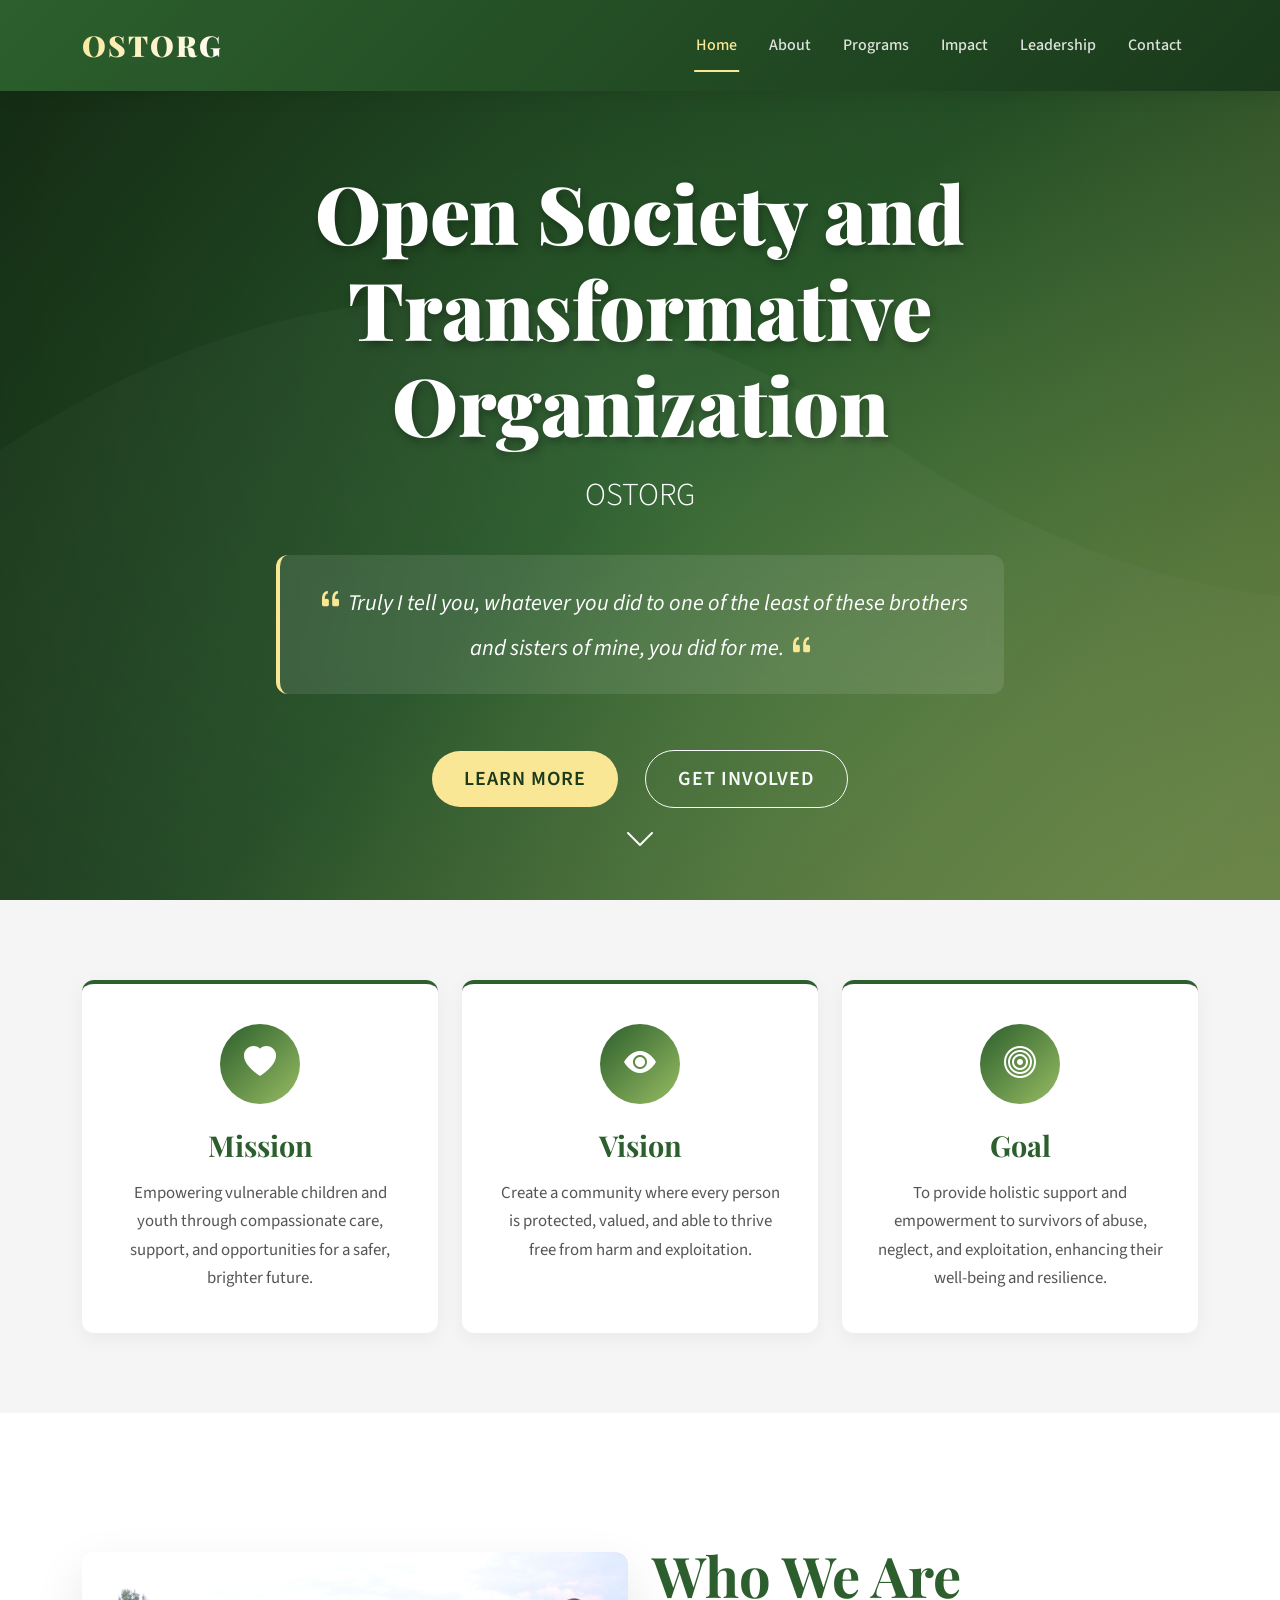
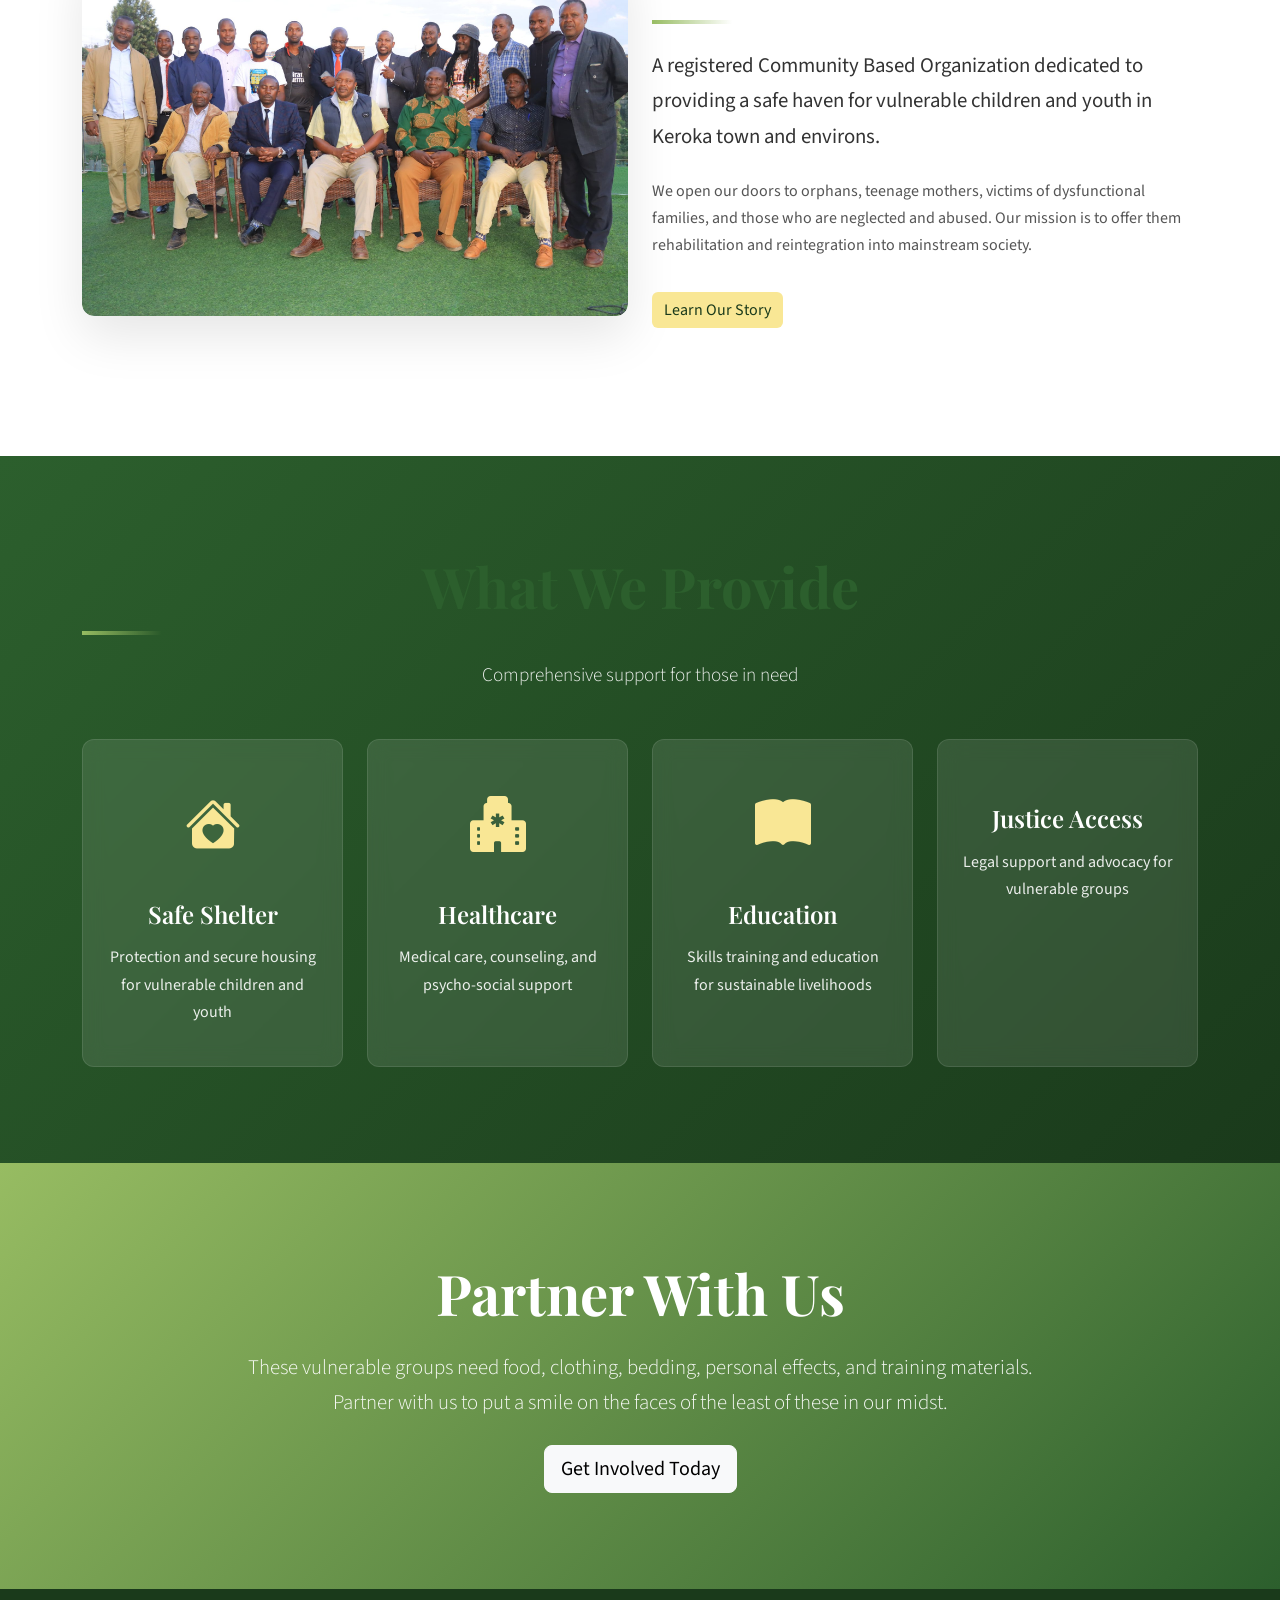
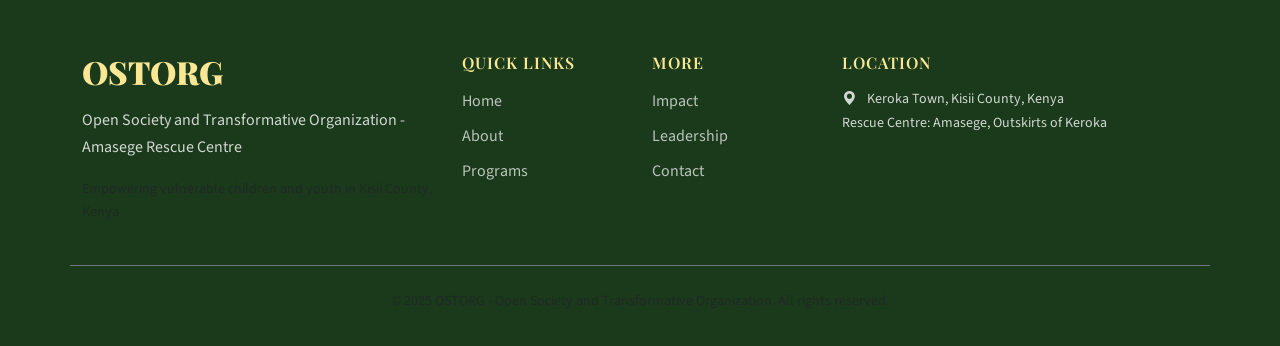
<file: index.html>
<!DOCTYPE html>
<html lang="en">
<head>
    <meta charset="UTF-8">
    <meta name="viewport" content="width=device-width, initial-scale=1.0">
    <title>OSTORG - Open Society and Transformative Organization</title>
    
    <!-- Bootstrap CSS -->
    <link href="https://cdn.jsdelivr.net/npm/bootstrap@5.3.2/dist/css/bootstrap.min.css" rel="stylesheet">
    
    <!-- Google Fonts -->
    <link rel="preconnect" href="https://fonts.googleapis.com">
    <link rel="preconnect" href="https://fonts.gstatic.com" crossorigin>
    <link href="https://fonts.googleapis.com/css2?family=Playfair+Display:wght@700;900&family=Source+Sans+3:wght@300;400;600;700&display=swap" rel="stylesheet">
    
    <!-- Bootstrap Icons -->
    <link rel="stylesheet" href="https://cdn.jsdelivr.net/npm/bootstrap-icons@1.11.1/font/bootstrap-icons.css">
    
    <link rel="stylesheet" href="styles.css">
</head>
<body>
    <!-- Navigation -->
    <nav class="navbar navbar-expand-lg navbar-dark fixed-top">
        <div class="container">
            <a class="navbar-brand" href="index.html">
                <span class="brand-text">OSTORG</span>
            </a>
            <button class="navbar-toggler" type="button" data-bs-toggle="collapse" data-bs-target="#navbarNav">
                <span class="navbar-toggler-icon"></span>
            </button>
            <div class="collapse navbar-collapse" id="navbarNav">
                <ul class="navbar-nav ms-auto">
                    <li class="nav-item">
                        <a class="nav-link active" href="index.html">Home</a>
                    </li>
                    <li class="nav-item">
                        <a class="nav-link" href="about.html">About</a>
                    </li>
                    <li class="nav-item">
                        <a class="nav-link" href="programs.html">Programs</a>
                    </li>
                    <li class="nav-item">
                        <a class="nav-link" href="impact.html">Impact</a>
                    </li>
                    <li class="nav-item">
                        <a class="nav-link" href="leadership.html">Leadership</a>
                    </li>
                    <li class="nav-item">
                        <a class="nav-link" href="contact.html">Contact</a>
                    </li>
                </ul>
            </div>
        </div>
    </nav>

    <!-- Hero Section -->
    <section class="hero">
        <div class="hero-overlay"></div>
        <div class="container h-100">
            <div class="row h-100 align-items-center">
                <div class="col-lg-8 mx-auto text-center hero-content">
                    <h1 class="hero-title" data-aos="fade-up">Open Society and Transformative Organization</h1>
                    <p class="hero-subtitle" data-aos="fade-up" data-aos-delay="100">OSTORG</p>
                    <p class="hero-quote" data-aos="fade-up" data-aos-delay="200">
                        <i class="bi bi-quote"></i>
                        Truly I tell you, whatever you did to one of the least of these brothers and sisters of mine, you did for me.
                        <i class="bi bi-quote"></i>
                    </p>
                    <div class="hero-buttons" data-aos="fade-up" data-aos-delay="300">
                        <a href="about.html" class="btn btn-primary btn-lg me-3">Learn More</a>
                        <a href="contact.html" class="btn btn-outline-light btn-lg">Get Involved</a>
                    </div>
                </div>
            </div>
        </div>
        <div class="scroll-indicator">
            <i class="bi bi-chevron-down"></i>
        </div>
    </section>

    <!-- Mission Vision Goal Section -->
    <section class="mvg-section">
        <div class="container">
            <div class="row g-4">
                <div class="col-md-4" data-aos="fade-up">
                    <div class="mvg-card">
                        <div class="mvg-icon">
                            <i class="bi bi-heart-fill"></i>
                        </div>
                        <h3>Mission</h3>
                        <p>Empowering vulnerable children and youth through compassionate care, support, and opportunities for a safer, brighter future.</p>
                    </div>
                </div>
                <div class="col-md-4" data-aos="fade-up" data-aos-delay="100">
                    <div class="mvg-card">
                        <div class="mvg-icon">
                            <i class="bi bi-eye-fill"></i>
                        </div>
                        <h3>Vision</h3>
                        <p>Create a community where every person is protected, valued, and able to thrive free from harm and exploitation.</p>
                    </div>
                </div>
                <div class="col-md-4" data-aos="fade-up" data-aos-delay="200">
                    <div class="mvg-card">
                        <div class="mvg-icon">
                            <i class="bi bi-bullseye"></i>
                        </div>
                        <h3>Goal</h3>
                        <p>To provide holistic support and empowerment to survivors of abuse, neglect, and exploitation, enhancing their well-being and resilience.</p>
                    </div>
                </div>
            </div>
        </div>
    </section>

    <!-- About Preview Section -->
    <section class="about-preview">
        <div class="container">
            <div class="row align-items-center">
                <div class="col-lg-6 mb-4 mb-lg-0" data-aos="fade-right">
                    <div class="about-image">
                        <img src="team-photo.jpg" alt="OSTORG Team Members" class="img-fluid" style="border-radius: 12px; box-shadow: 0 20px 50px rgba(0,0,0,0.15);">
                    </div>
                </div>
                <div class="col-lg-6" data-aos="fade-left">
                    <div class="about-content">
                        <h2 class="section-title">Who We Are</h2>
                        <p class="lead">A registered Community Based Organization dedicated to providing a safe haven for vulnerable children and youth in Keroka town and environs.</p>
                        <p>We open our doors to orphans, teenage mothers, victims of dysfunctional families, and those who are neglected and abused. Our mission is to offer them rehabilitation and reintegration into mainstream society.</p>
                        <a href="about.html" class="btn btn-primary">Learn Our Story</a>
                    </div>
                </div>
            </div>
        </div>
    </section>

    <!-- Services Section -->
    <section class="services-section">
        <div class="container">
            <div class="text-center mb-5" data-aos="fade-up">
                <h2 class="section-title">What We Provide</h2>
                <p class="section-subtitle">Comprehensive support for those in need</p>
            </div>
            <div class="row g-4">
                <div class="col-md-6 col-lg-3" data-aos="fade-up">
                    <div class="service-card">
                        <i class="bi bi-house-heart-fill"></i>
                        <h4>Safe Shelter</h4>
                        <p>Protection and secure housing for vulnerable children and youth</p>
                    </div>
                </div>
                <div class="col-md-6 col-lg-3" data-aos="fade-up" data-aos-delay="50">
                    <div class="service-card">
                        <i class="bi bi-hospital-fill"></i>
                        <h4>Healthcare</h4>
                        <p>Medical care, counseling, and psycho-social support</p>
                    </div>
                </div>
                <div class="col-md-6 col-lg-3" data-aos="fade-up" data-aos-delay="100">
                    <div class="service-card">
                        <i class="bi bi-book-fill"></i>
                        <h4>Education</h4>
                        <p>Skills training and education for sustainable livelihoods</p>
                    </div>
                </div>
                <div class="col-md-6 col-lg-3" data-aos="fade-up" data-aos-delay="150">
                    <div class="service-card">
                        <i class="bi bi-scales"></i>
                        <h4>Justice Access</h4>
                        <p>Legal support and advocacy for vulnerable groups</p>
                    </div>
                </div>
            </div>
        </div>
    </section>

    <!-- Call to Action -->
    <section class="cta-section">
        <div class="container">
            <div class="row">
                <div class="col-lg-10 mx-auto text-center" data-aos="fade-up">
                    <h2>Partner With Us</h2>
                    <p class="lead mb-4">These vulnerable groups need food, clothing, bedding, personal effects, and training materials. Partner with us to put a smile on the faces of the least of these in our midst.</p>
                    <a href="contact.html" class="btn btn-light btn-lg">Get Involved Today</a>
                </div>
            </div>
        </div>
    </section>

    <!-- Footer -->
    <footer class="footer">
        <div class="container">
            <div class="row">
                <div class="col-lg-4 mb-4 mb-lg-0">
                    <h5 class="footer-brand">OSTORG</h5>
                    <p>Open Society and Transformative Organization - Amasege Rescue Centre</p>
                    <p class="text-muted small">Empowering vulnerable children and youth in Kisii County, Kenya</p>
                </div>
                <div class="col-lg-2 col-6 mb-4 mb-lg-0">
                    <h6>Quick Links</h6>
                    <ul class="list-unstyled">
                        <li><a href="index.html">Home</a></li>
                        <li><a href="about.html">About</a></li>
                        <li><a href="programs.html">Programs</a></li>
                    </ul>
                </div>
                <div class="col-lg-2 col-6 mb-4 mb-lg-0">
                    <h6>More</h6>
                    <ul class="list-unstyled">
                        <li><a href="impact.html">Impact</a></li>
                        <li><a href="leadership.html">Leadership</a></li>
                        <li><a href="contact.html">Contact</a></li>
                    </ul>
                </div>
                <div class="col-lg-4">
                    <h6>Location</h6>
                    <p class="small">
                        <i class="bi bi-geo-alt-fill me-2"></i>
                        Keroka Town, Kisii County, Kenya<br>
                        Rescue Centre: Amasege, Outskirts of Keroka
                    </p>
                </div>
            </div>
            <div class="row mt-4 pt-4 border-top border-secondary">
                <div class="col-12 text-center">
                    <p class="mb-0 small text-muted">&copy; 2025 OSTORG - Open Society and Transformative Organization. All rights reserved.</p>
                </div>
            </div>
        </div>
    </footer>

    <!-- Bootstrap JS -->
    <script src="https://cdn.jsdelivr.net/npm/bootstrap@5.3.2/dist/js/bootstrap.bundle.min.js"></script>
    
    <!-- AOS Animation Library -->
    <link href="https://unpkg.com/aos@2.3.1/dist/aos.css" rel="stylesheet">
    <script src="https://unpkg.com/aos@2.3.1/dist/aos.js"></script>
    
    <script src="script.js"></script>
</body>
</html>
</file>
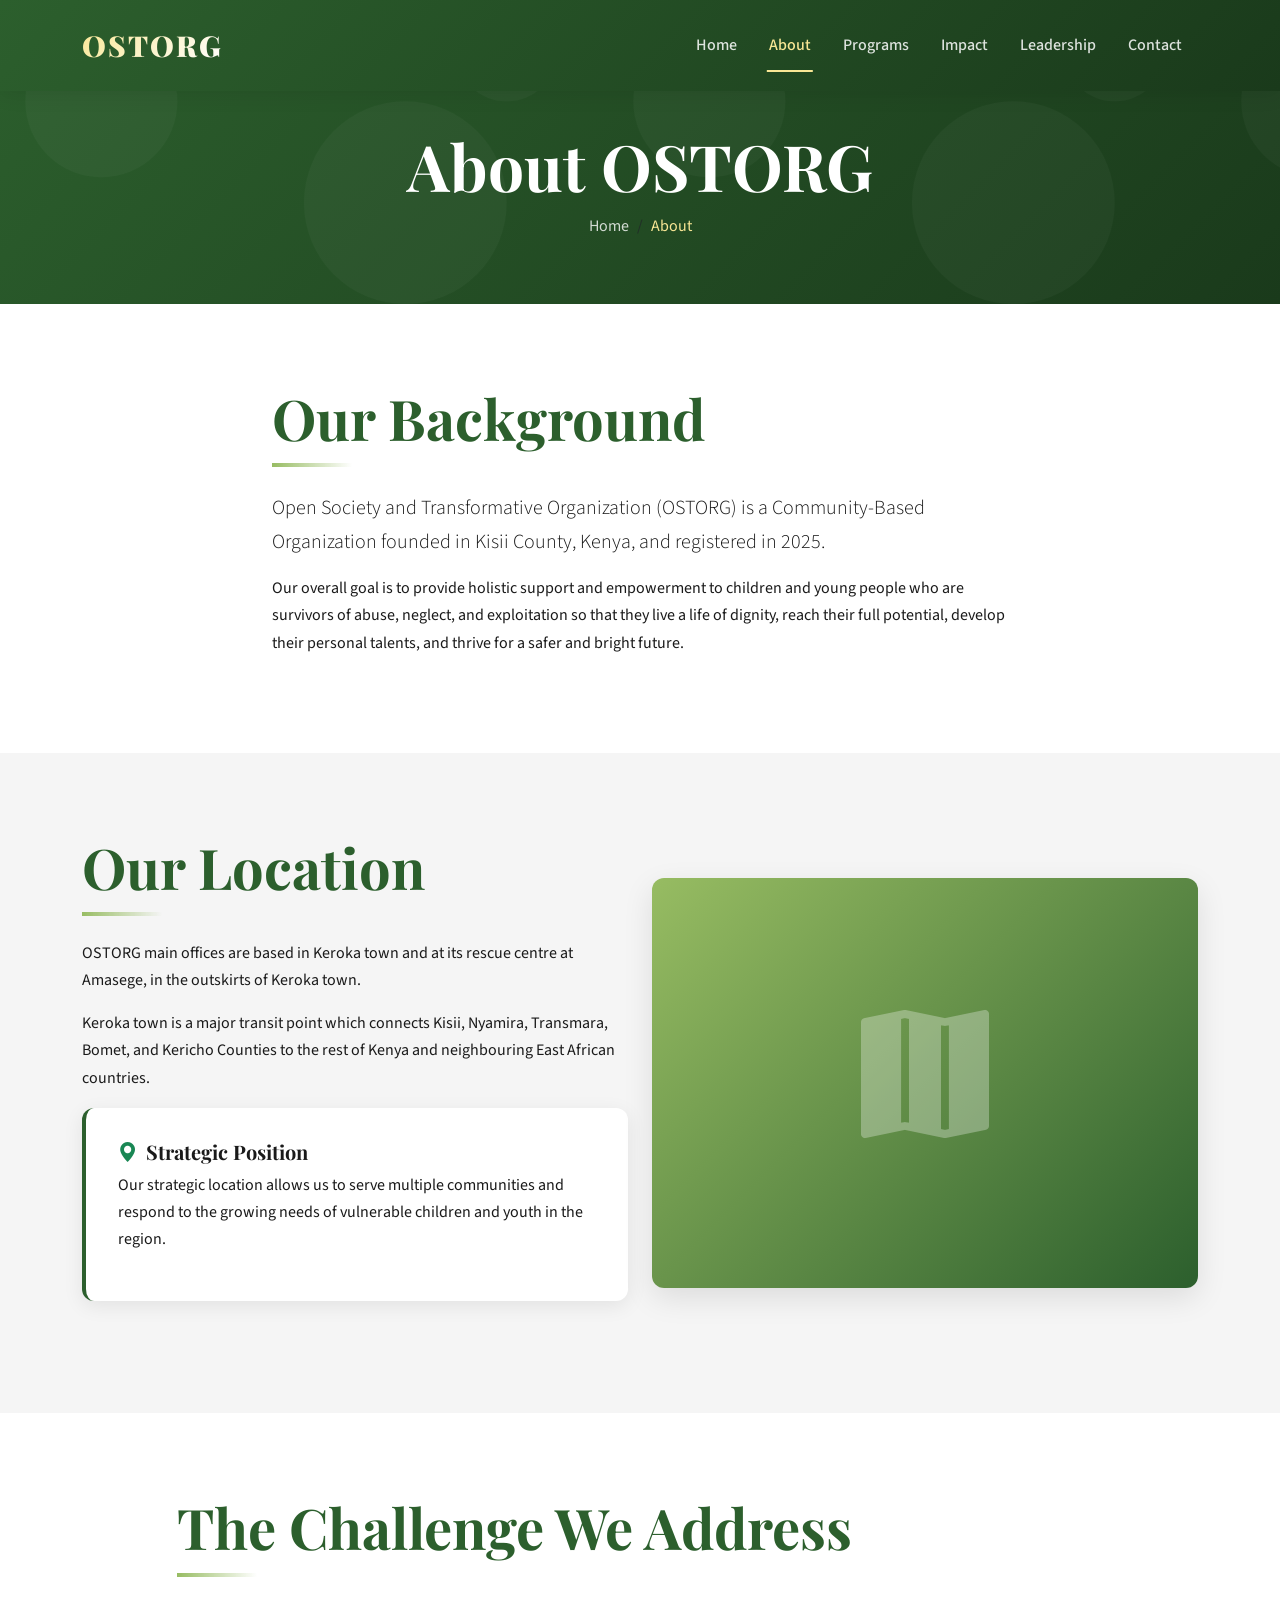
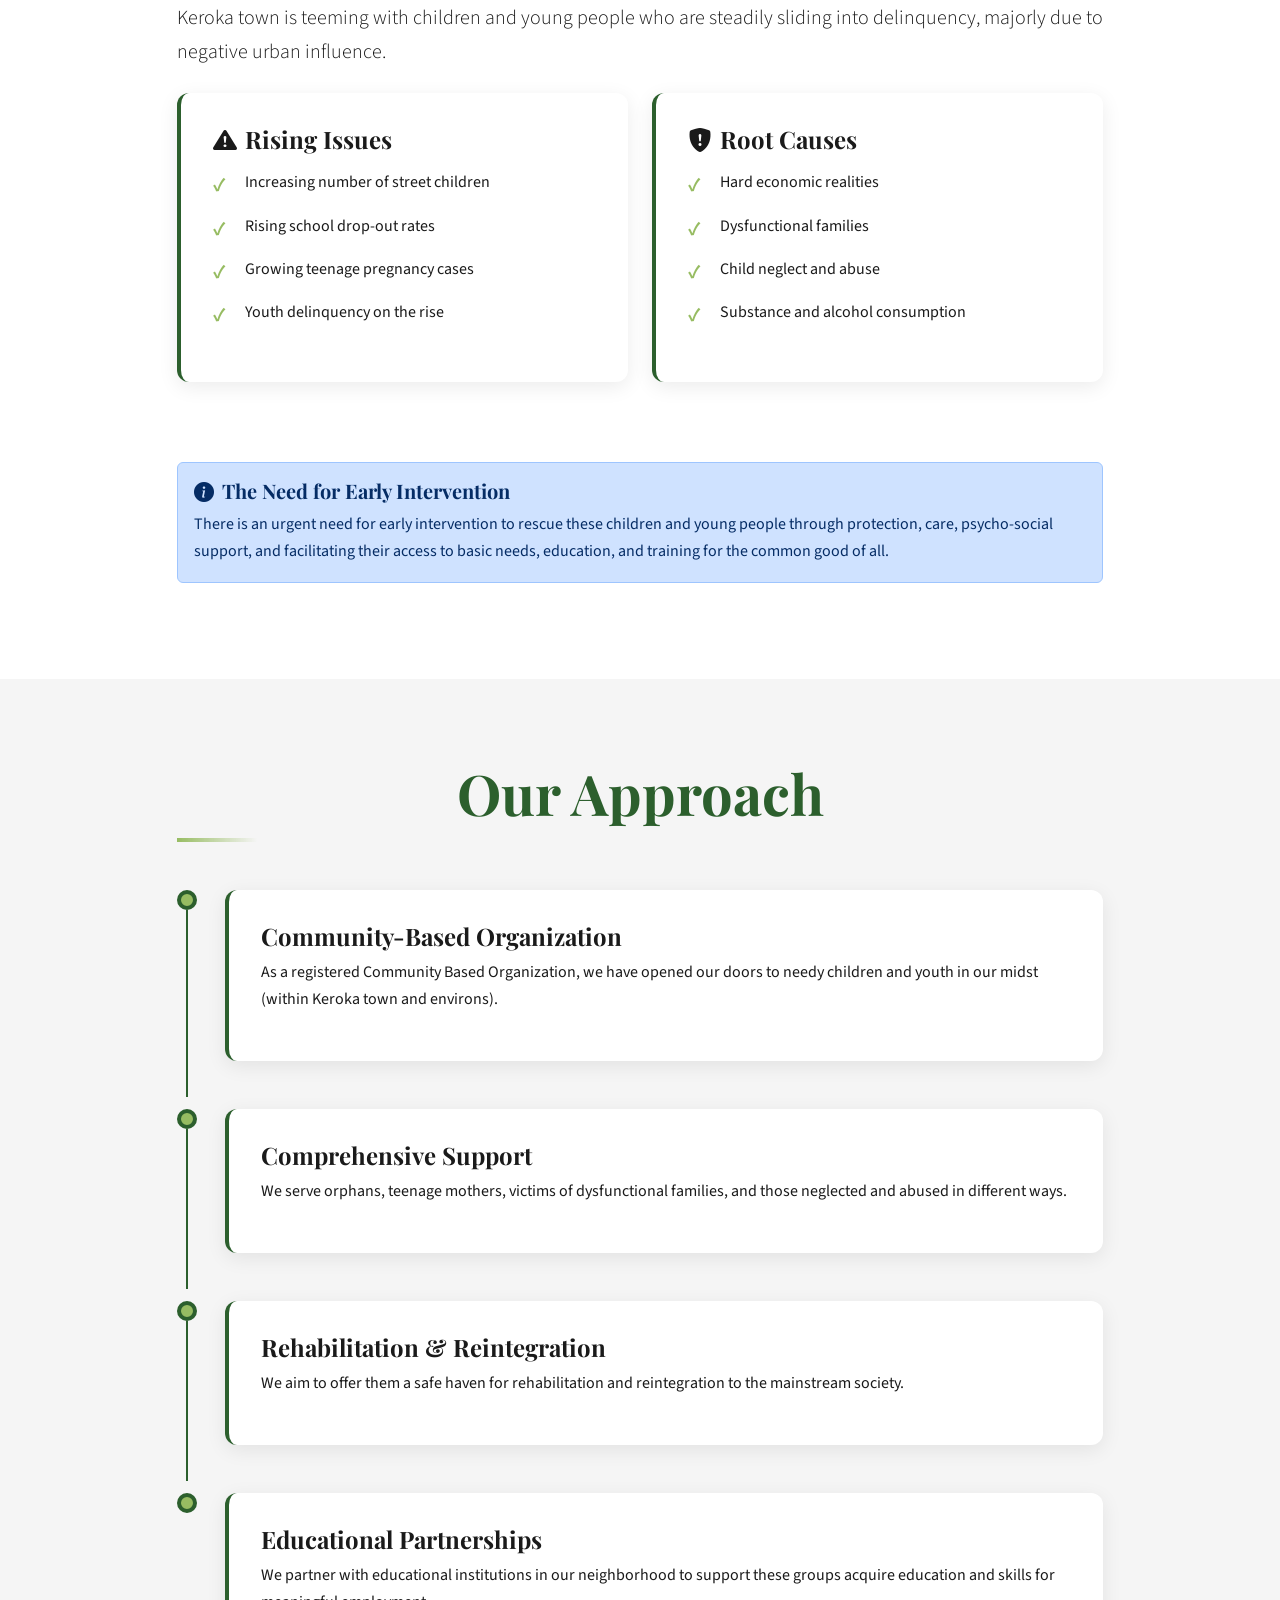
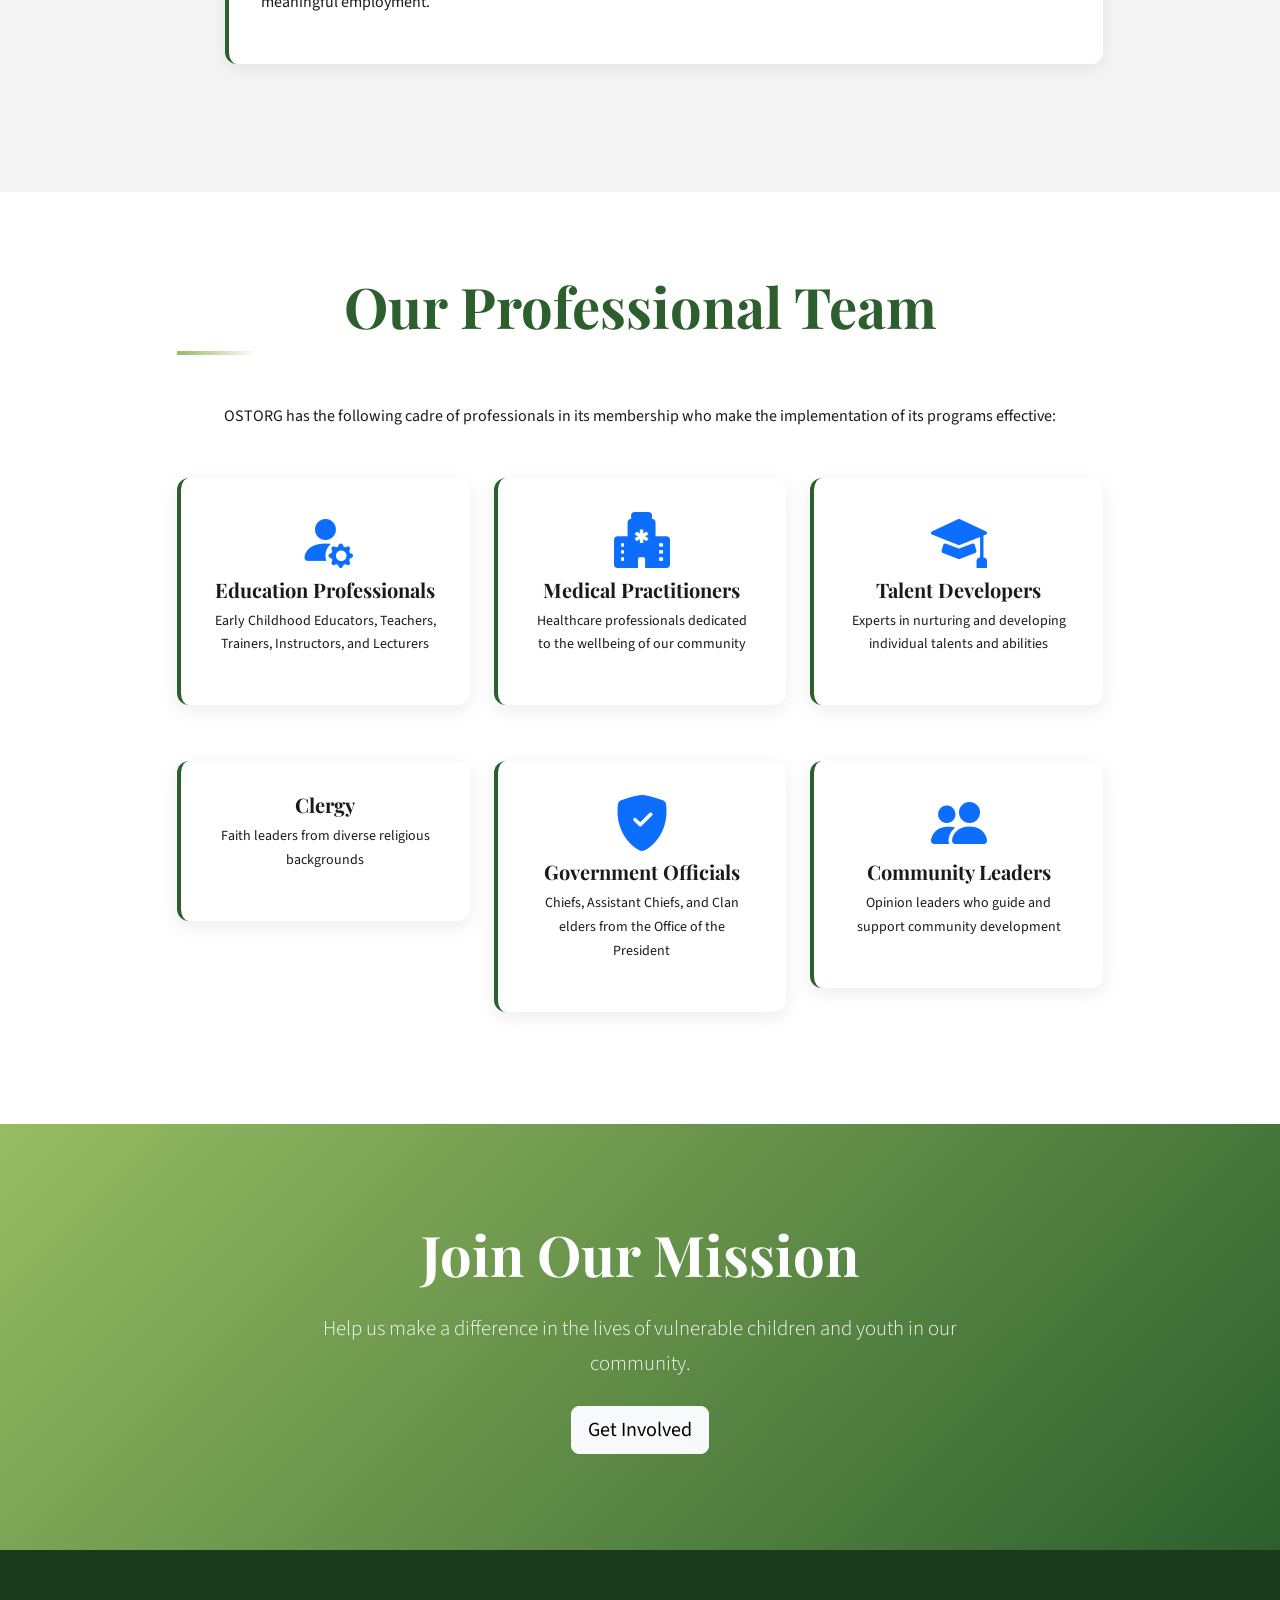
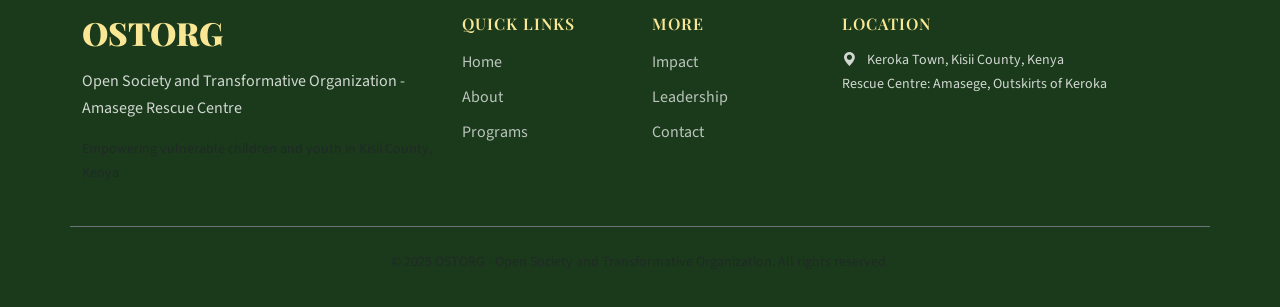
<file: about.html>
<!DOCTYPE html>
<html lang="en">
<head>
    <meta charset="UTF-8">
    <meta name="viewport" content="width=device-width, initial-scale=1.0">
    <title>About Us - OSTORG</title>
    
    <link href="https://cdn.jsdelivr.net/npm/bootstrap@5.3.2/dist/css/bootstrap.min.css" rel="stylesheet">
    <link rel="preconnect" href="https://fonts.googleapis.com">
    <link rel="preconnect" href="https://fonts.gstatic.com" crossorigin>
    <link href="https://fonts.googleapis.com/css2?family=Playfair+Display:wght@700;900&family=Source+Sans+3:wght@300;400;600;700&display=swap" rel="stylesheet">
    <link rel="stylesheet" href="https://cdn.jsdelivr.net/npm/bootstrap-icons@1.11.1/font/bootstrap-icons.css">
    <link rel="stylesheet" href="styles.css">
</head>
<body>
    <!-- Navigation -->
    <nav class="navbar navbar-expand-lg navbar-dark fixed-top">
        <div class="container">
            <a class="navbar-brand" href="index.html">
                <span class="brand-text">OSTORG</span>
            </a>
            <button class="navbar-toggler" type="button" data-bs-toggle="collapse" data-bs-target="#navbarNav">
                <span class="navbar-toggler-icon"></span>
            </button>
            <div class="collapse navbar-collapse" id="navbarNav">
                <ul class="navbar-nav ms-auto">
                    <li class="nav-item">
                        <a class="nav-link" href="index.html">Home</a>
                    </li>
                    <li class="nav-item">
                        <a class="nav-link active" href="about.html">About</a>
                    </li>
                    <li class="nav-item">
                        <a class="nav-link" href="programs.html">Programs</a>
                    </li>
                    <li class="nav-item">
                        <a class="nav-link" href="impact.html">Impact</a>
                    </li>
                    <li class="nav-item">
                        <a class="nav-link" href="leadership.html">Leadership</a>
                    </li>
                    <li class="nav-item">
                        <a class="nav-link" href="contact.html">Contact</a>
                    </li>
                </ul>
            </div>
        </div>
    </nav>

    <!-- Page Header -->
    <section class="page-header">
        <div class="container">
            <h1 data-aos="fade-up">About OSTORG</h1>
            <nav aria-label="breadcrumb" data-aos="fade-up" data-aos-delay="100">
                <ol class="breadcrumb">
                    <li class="breadcrumb-item"><a href="index.html">Home</a></li>
                    <li class="breadcrumb-item active" aria-current="page">About</li>
                </ol>
            </nav>
        </div>
    </section>

    <!-- Background Section -->
    <section class="content-section">
        <div class="container">
            <div class="row">
                <div class="col-lg-8 mx-auto">
                    <div data-aos="fade-up">
                        <h2 class="section-title">Our Background</h2>
                        <p class="lead">Open Society and Transformative Organization (OSTORG) is a Community-Based Organization founded in Kisii County, Kenya, and registered in 2025.</p>
                        <p>Our overall goal is to provide holistic support and empowerment to children and young people who are survivors of abuse, neglect, and exploitation so that they live a life of dignity, reach their full potential, develop their personal talents, and thrive for a safer and bright future.</p>
                    </div>
                </div>
            </div>
        </div>
    </section>

    <!-- Location Section -->
    <section class="content-section">
        <div class="container">
            <div class="row align-items-center">
                <div class="col-lg-6 mb-4 mb-lg-0" data-aos="fade-right">
                    <h2 class="section-title">Our Location</h2>
                    <p>OSTORG main offices are based in Keroka town and at its rescue centre at Amasege, in the outskirts of Keroka town.</p>
                    <p>Keroka town is a major transit point which connects Kisii, Nyamira, Transmara, Bomet, and Kericho Counties to the rest of Kenya and neighbouring East African countries.</p>
                    <div class="info-card">
                        <h5><i class="bi bi-geo-alt-fill me-2 text-success"></i>Strategic Position</h5>
                        <p>Our strategic location allows us to serve multiple communities and respond to the growing needs of vulnerable children and youth in the region.</p>
                    </div>
                </div>
                <div class="col-lg-6" data-aos="fade-left">
                    <div class="image-placeholder" style="border-radius: 12px; box-shadow: 0 10px 30px rgba(0,0,0,0.1);">
                        <i class="bi bi-map-fill"></i>
                    </div>
                </div>
            </div>
        </div>
    </section>

    <!-- Challenge Section -->
    <section class="content-section">
        <div class="container">
            <div class="row">
                <div class="col-lg-10 mx-auto">
                    <div data-aos="fade-up">
                        <h2 class="section-title">The Challenge We Address</h2>
                        <p class="lead">Keroka town is teeming with children and young people who are steadily sliding into delinquency, majorly due to negative urban influence.</p>
                    </div>
                    
                    <div class="row mt-4">
                        <div class="col-md-6 mb-4" data-aos="fade-up" data-aos-delay="100">
                            <div class="info-card">
                                <h4><i class="bi bi-exclamation-triangle-fill me-2"></i>Rising Issues</h4>
                                <ul>
                                    <li>Increasing number of street children</li>
                                    <li>Rising school drop-out rates</li>
                                    <li>Growing teenage pregnancy cases</li>
                                    <li>Youth delinquency on the rise</li>
                                </ul>
                            </div>
                        </div>
                        <div class="col-md-6 mb-4" data-aos="fade-up" data-aos-delay="200">
                            <div class="info-card">
                                <h4><i class="bi bi-shield-fill-exclamation me-2"></i>Root Causes</h4>
                                <ul>
                                    <li>Hard economic realities</li>
                                    <li>Dysfunctional families</li>
                                    <li>Child neglect and abuse</li>
                                    <li>Substance and alcohol consumption</li>
                                </ul>
                            </div>
                        </div>
                    </div>

                    <div class="alert alert-primary mt-4" data-aos="fade-up">
                        <h5><i class="bi bi-info-circle-fill me-2"></i>The Need for Early Intervention</h5>
                        <p class="mb-0">There is an urgent need for early intervention to rescue these children and young people through protection, care, psycho-social support, and facilitating their access to basic needs, education, and training for the common good of all.</p>
                    </div>
                </div>
            </div>
        </div>
    </section>

    <!-- Our Approach Section -->
    <section class="content-section">
        <div class="container">
            <div class="row">
                <div class="col-lg-10 mx-auto">
                    <h2 class="section-title text-center mb-5" data-aos="fade-up">Our Approach</h2>
                    
                    <div class="timeline-item" data-aos="fade-up">
                        <div class="info-card">
                            <h4>Community-Based Organization</h4>
                            <p>As a registered Community Based Organization, we have opened our doors to needy children and youth in our midst (within Keroka town and environs).</p>
                        </div>
                    </div>

                    <div class="timeline-item" data-aos="fade-up" data-aos-delay="100">
                        <div class="info-card">
                            <h4>Comprehensive Support</h4>
                            <p>We serve orphans, teenage mothers, victims of dysfunctional families, and those neglected and abused in different ways.</p>
                        </div>
                    </div>

                    <div class="timeline-item" data-aos="fade-up" data-aos-delay="200">
                        <div class="info-card">
                            <h4>Rehabilitation & Reintegration</h4>
                            <p>We aim to offer them a safe haven for rehabilitation and reintegration to the mainstream society.</p>
                        </div>
                    </div>

                    <div class="timeline-item" data-aos="fade-up" data-aos-delay="300">
                        <div class="info-card">
                            <h4>Educational Partnerships</h4>
                            <p>We partner with educational institutions in our neighborhood to support these groups acquire education and skills for meaningful employment.</p>
                        </div>
                    </div>
                </div>
            </div>
        </div>
    </section>

    <!-- Team Section -->
    <section class="content-section">
        <div class="container">
            <div class="row">
                <div class="col-lg-10 mx-auto">
                    <h2 class="section-title text-center mb-5" data-aos="fade-up">Our Professional Team</h2>
                    <p class="text-center mb-5" data-aos="fade-up" data-aos-delay="100">OSTORG has the following cadre of professionals in its membership who make the implementation of its programs effective:</p>
                    
                    <div class="row g-4">
                        <div class="col-md-6 col-lg-4" data-aos="fade-up">
                            <div class="info-card text-center">
                                <i class="bi bi-person-fill-gear display-4 text-primary mb-3"></i>
                                <h5>Education Professionals</h5>
                                <p class="small">Early Childhood Educators, Teachers, Trainers, Instructors, and Lecturers</p>
                            </div>
                        </div>
                        <div class="col-md-6 col-lg-4" data-aos="fade-up" data-aos-delay="100">
                            <div class="info-card text-center">
                                <i class="bi bi-hospital-fill display-4 text-primary mb-3"></i>
                                <h5>Medical Practitioners</h5>
                                <p class="small">Healthcare professionals dedicated to the wellbeing of our community</p>
                            </div>
                        </div>
                        <div class="col-md-6 col-lg-4" data-aos="fade-up" data-aos-delay="200">
                            <div class="info-card text-center">
                                <i class="bi bi-mortarboard-fill display-4 text-primary mb-3"></i>
                                <h5>Talent Developers</h5>
                                <p class="small">Experts in nurturing and developing individual talents and abilities</p>
                            </div>
                        </div>
                        <div class="col-md-6 col-lg-4" data-aos="fade-up">
                            <div class="info-card text-center">
                                <i class="bi bi-church-fill display-4 text-primary mb-3"></i>
                                <h5>Clergy</h5>
                                <p class="small">Faith leaders from diverse religious backgrounds</p>
                            </div>
                        </div>
                        <div class="col-md-6 col-lg-4" data-aos="fade-up" data-aos-delay="100">
                            <div class="info-card text-center">
                                <i class="bi bi-shield-fill-check display-4 text-primary mb-3"></i>
                                <h5>Government Officials</h5>
                                <p class="small">Chiefs, Assistant Chiefs, and Clan elders from the Office of the President</p>
                            </div>
                        </div>
                        <div class="col-md-6 col-lg-4" data-aos="fade-up" data-aos-delay="200">
                            <div class="info-card text-center">
                                <i class="bi bi-people-fill display-4 text-primary mb-3"></i>
                                <h5>Community Leaders</h5>
                                <p class="small">Opinion leaders who guide and support community development</p>
                            </div>
                        </div>
                    </div>
                </div>
            </div>
        </div>
    </section>

    <!-- CTA Section -->
    <section class="cta-section">
        <div class="container">
            <div class="row">
                <div class="col-lg-8 mx-auto text-center" data-aos="fade-up">
                    <h2>Join Our Mission</h2>
                    <p class="lead mb-4">Help us make a difference in the lives of vulnerable children and youth in our community.</p>
                    <a href="contact.html" class="btn btn-light btn-lg">Get Involved</a>
                </div>
            </div>
        </div>
    </section>

    <!-- Footer -->
    <footer class="footer">
        <div class="container">
            <div class="row">
                <div class="col-lg-4 mb-4 mb-lg-0">
                    <h5 class="footer-brand">OSTORG</h5>
                    <p>Open Society and Transformative Organization - Amasege Rescue Centre</p>
                    <p class="text-muted small">Empowering vulnerable children and youth in Kisii County, Kenya</p>
                </div>
                <div class="col-lg-2 col-6 mb-4 mb-lg-0">
                    <h6>Quick Links</h6>
                    <ul class="list-unstyled">
                        <li><a href="index.html">Home</a></li>
                        <li><a href="about.html">About</a></li>
                        <li><a href="programs.html">Programs</a></li>
                    </ul>
                </div>
                <div class="col-lg-2 col-6 mb-4 mb-lg-0">
                    <h6>More</h6>
                    <ul class="list-unstyled">
                        <li><a href="impact.html">Impact</a></li>
                        <li><a href="leadership.html">Leadership</a></li>
                        <li><a href="contact.html">Contact</a></li>
                    </ul>
                </div>
                <div class="col-lg-4">
                    <h6>Location</h6>
                    <p class="small">
                        <i class="bi bi-geo-alt-fill me-2"></i>
                        Keroka Town, Kisii County, Kenya<br>
                        Rescue Centre: Amasege, Outskirts of Keroka
                    </p>
                </div>
            </div>
            <div class="row mt-4 pt-4 border-top border-secondary">
                <div class="col-12 text-center">
                    <p class="mb-0 small text-muted">&copy; 2025 OSTORG - Open Society and Transformative Organization. All rights reserved.</p>
                </div>
            </div>
        </div>
    </footer>

    <script src="https://cdn.jsdelivr.net/npm/bootstrap@5.3.2/dist/js/bootstrap.bundle.min.js"></script>
    <link href="https://unpkg.com/aos@2.3.1/dist/aos.css" rel="stylesheet">
    <script src="https://unpkg.com/aos@2.3.1/dist/aos.js"></script>
    <script src="script.js"></script>
</body>
</html>
</file>
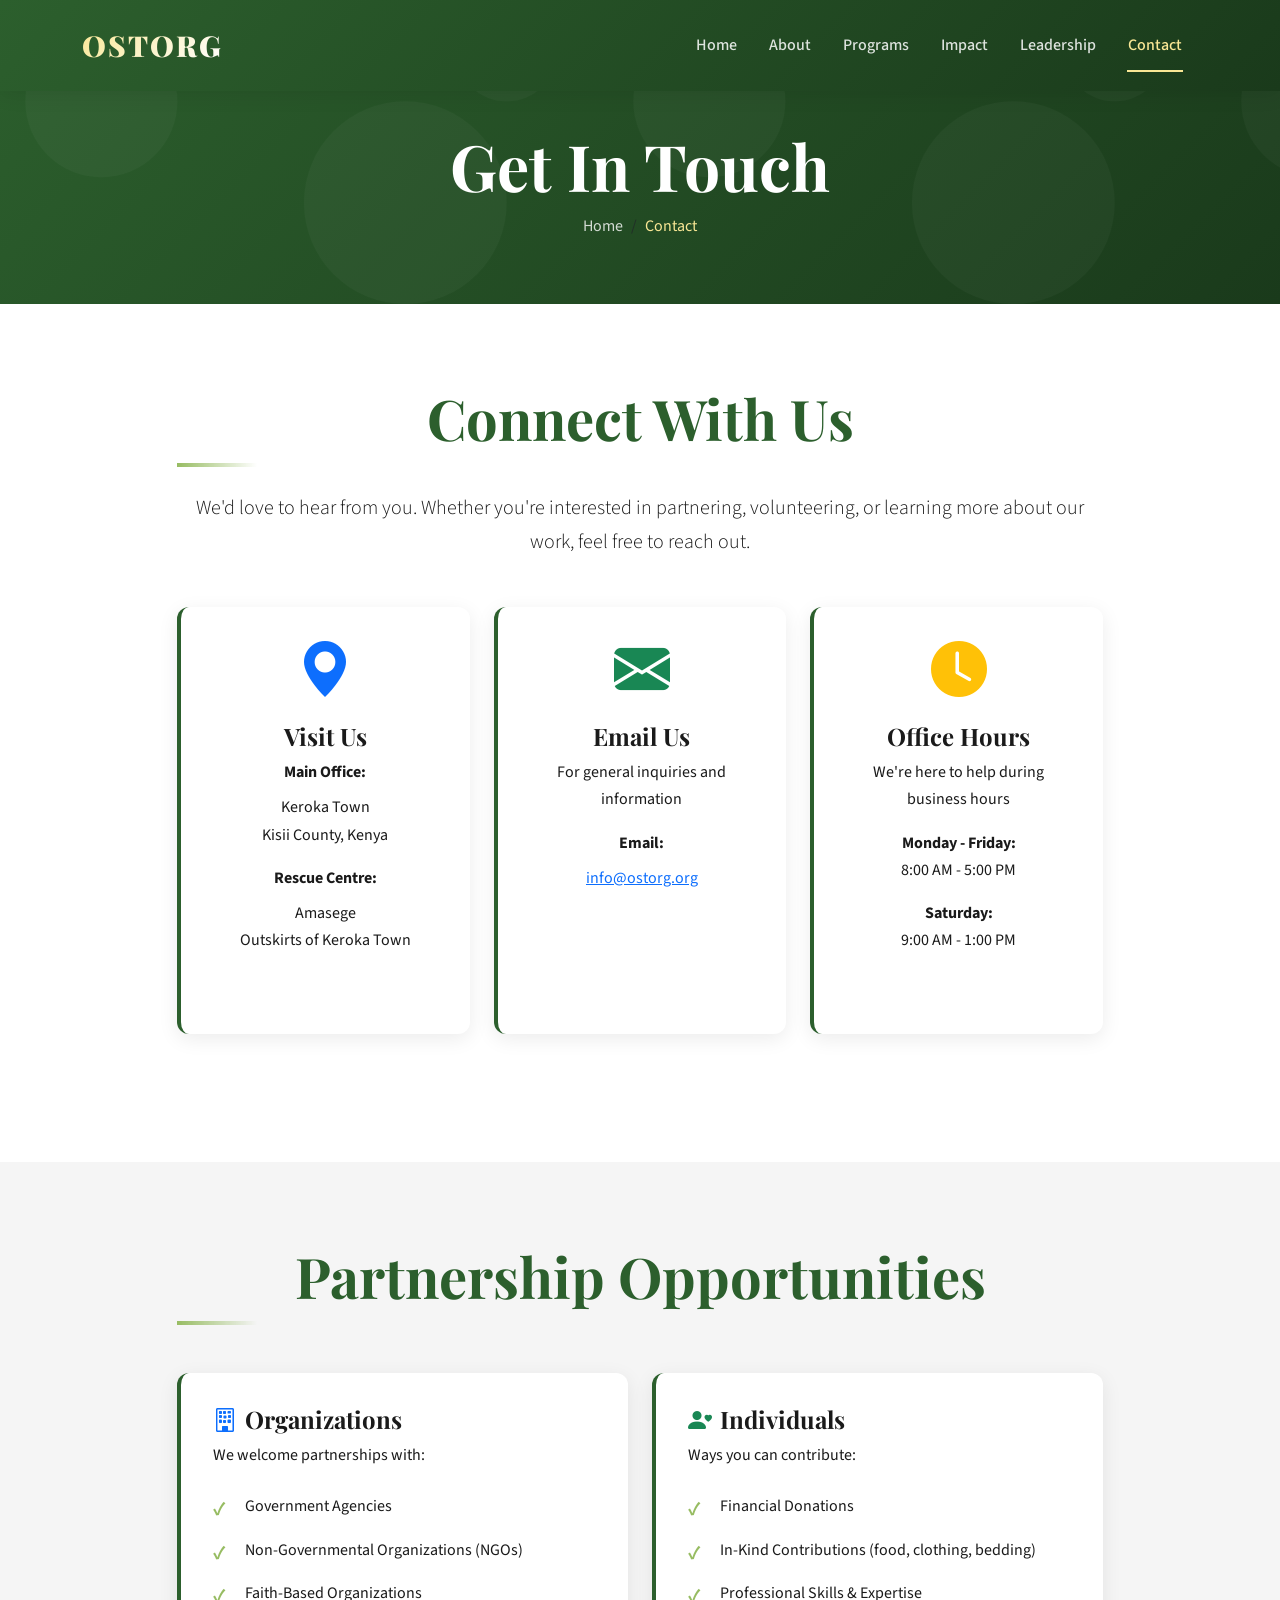
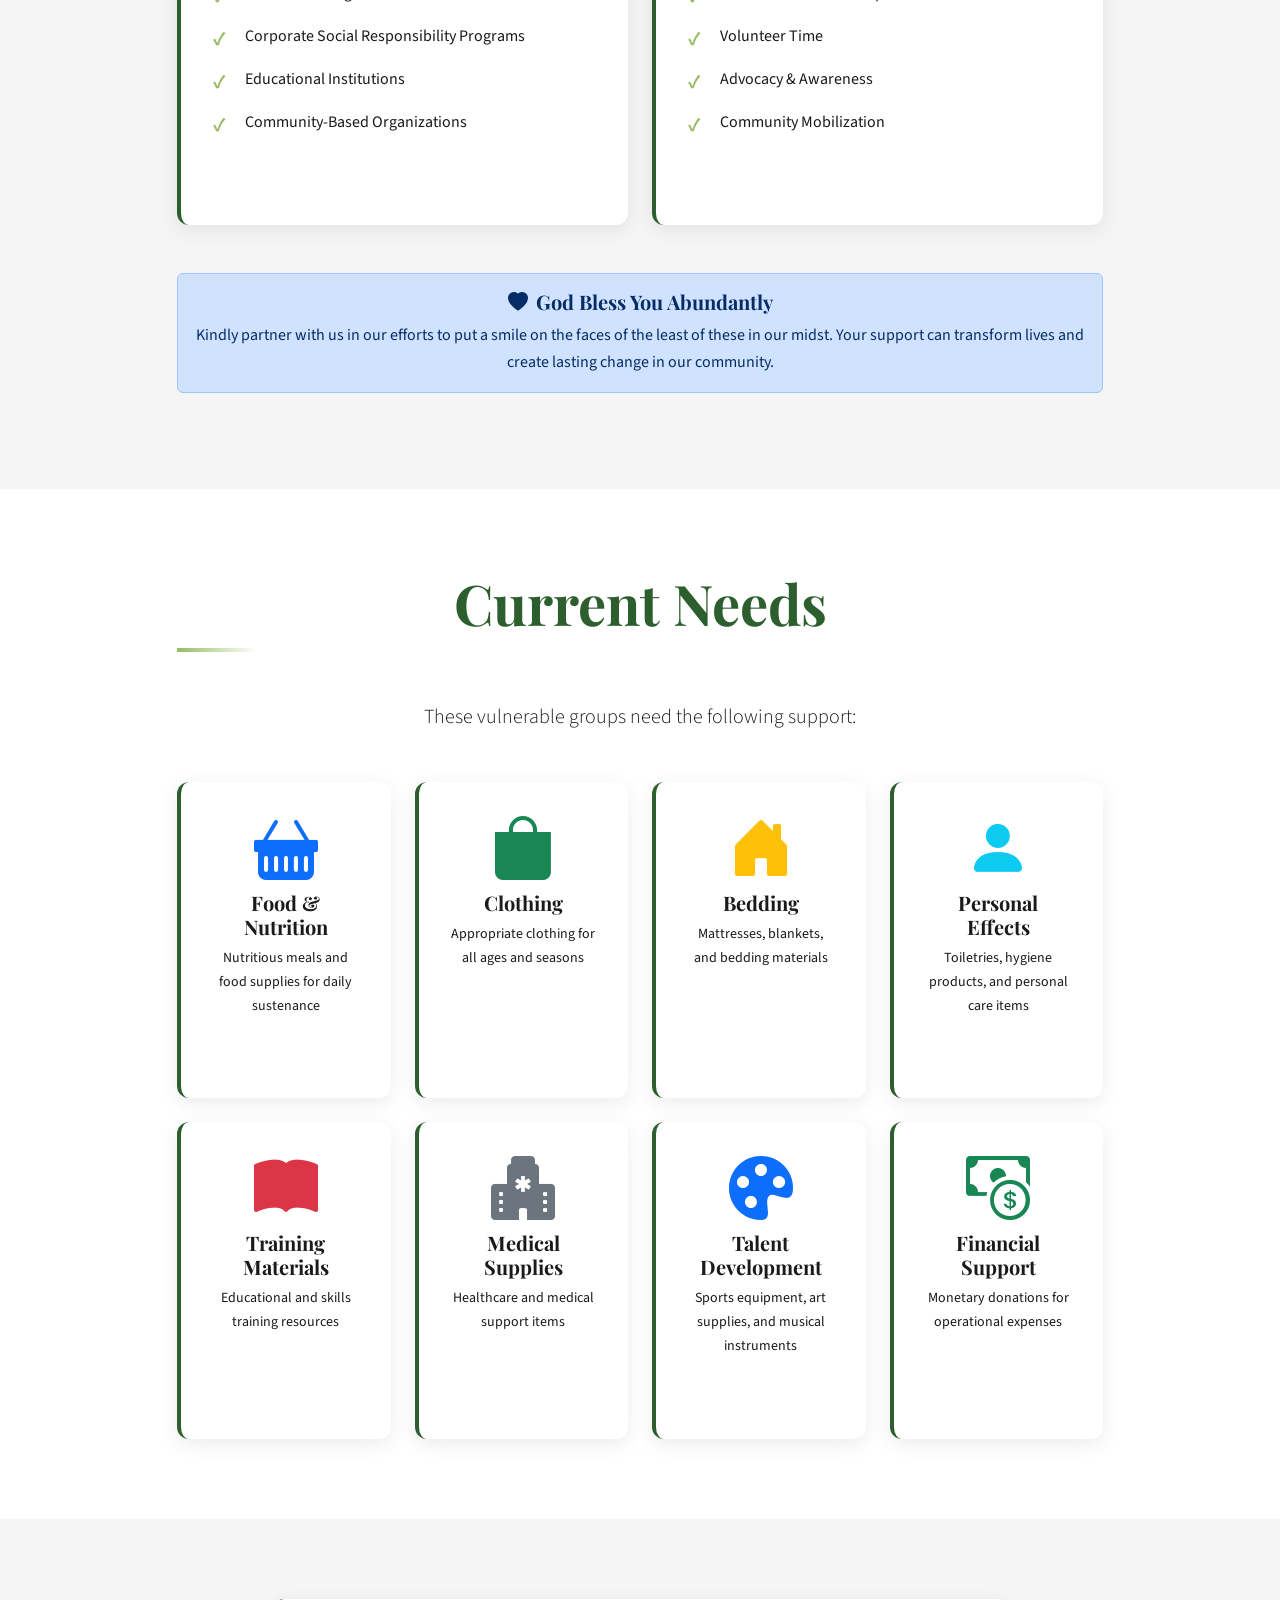
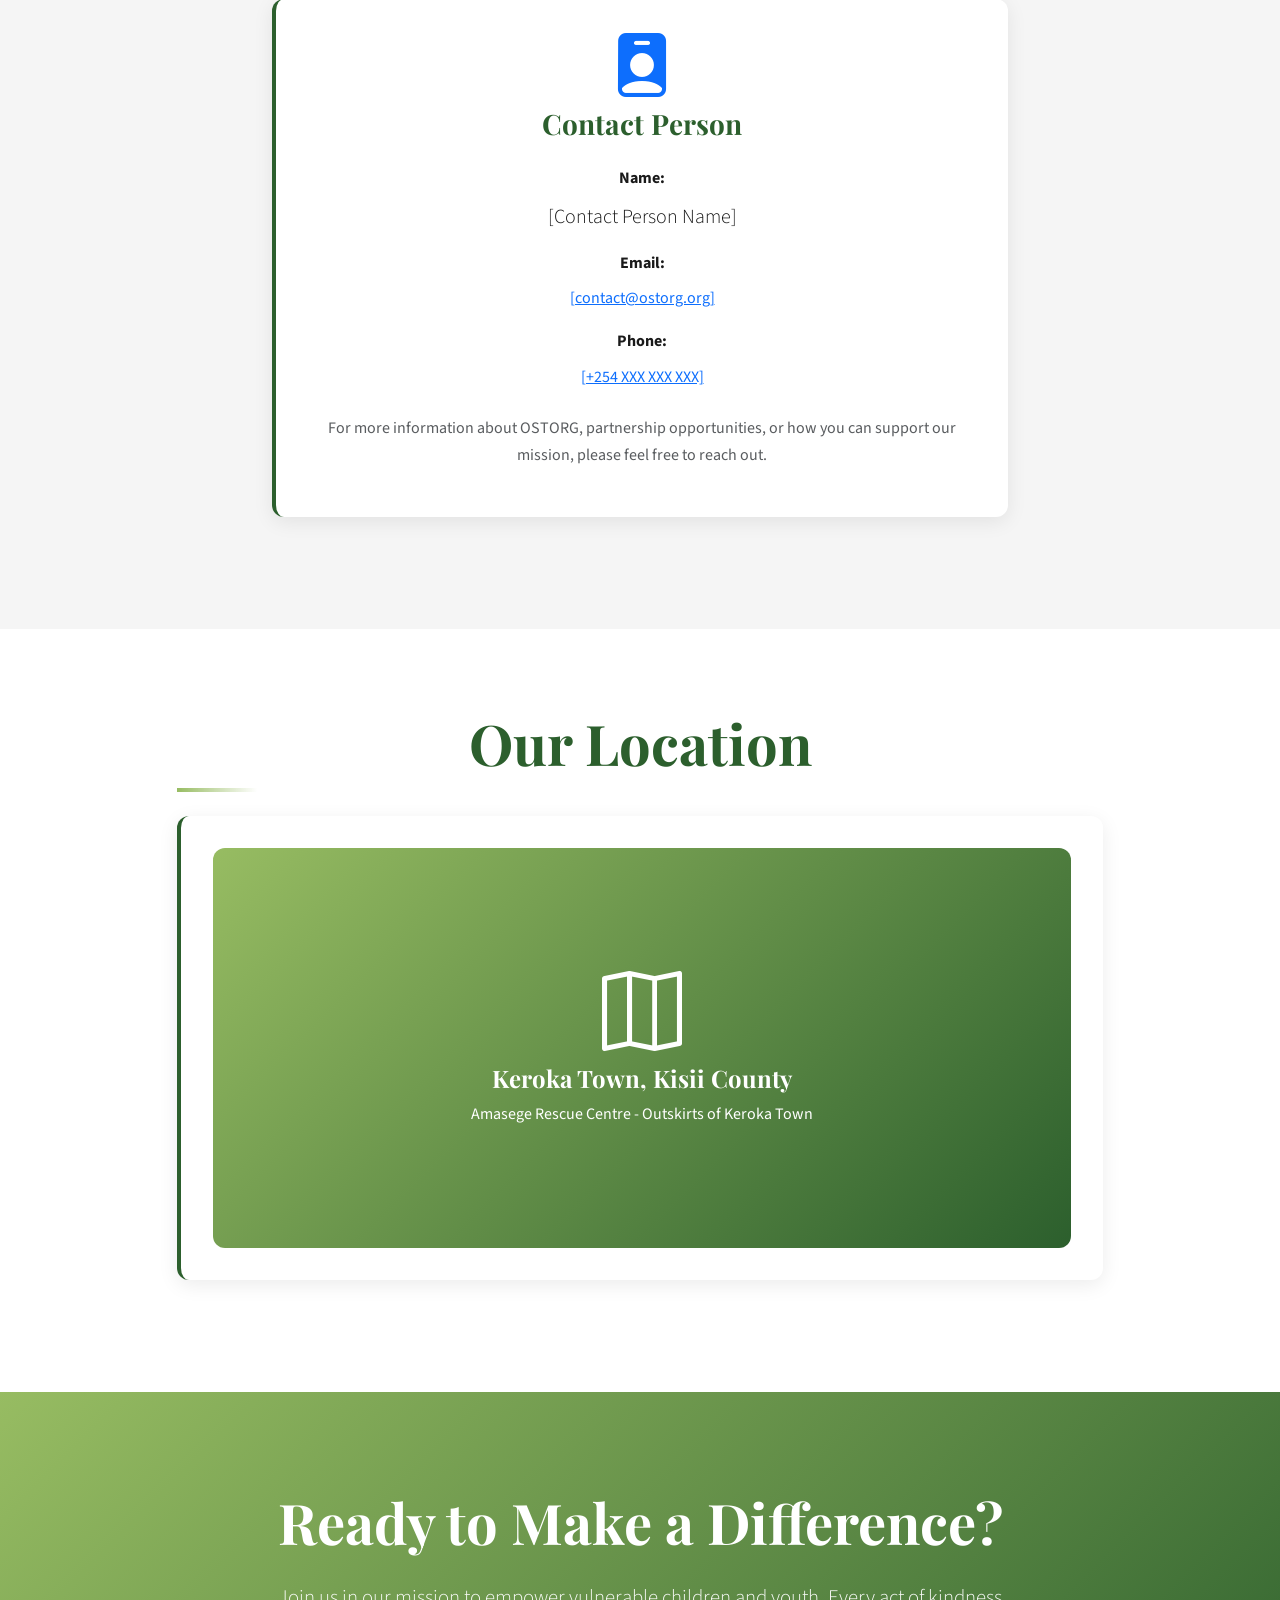
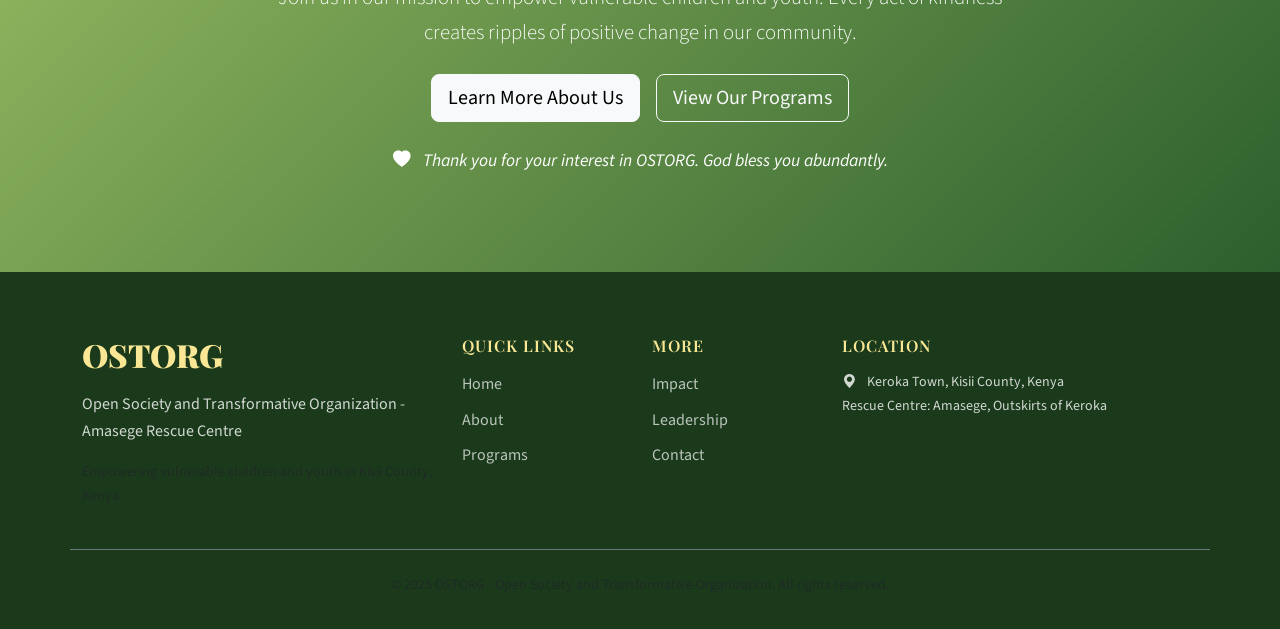
<file: contact.html>
<!DOCTYPE html>
<html lang="en">
<head>
    <meta charset="UTF-8">
    <meta name="viewport" content="width=device-width, initial-scale=1.0">
    <title>Contact Us - OSTORG</title>
    
    <link href="https://cdn.jsdelivr.net/npm/bootstrap@5.3.2/dist/css/bootstrap.min.css" rel="stylesheet">
    <link rel="preconnect" href="https://fonts.googleapis.com">
    <link rel="preconnect" href="https://fonts.gstatic.com" crossorigin>
    <link href="https://fonts.googleapis.com/css2?family=Playfair+Display:wght@700;900&family=Source+Sans+3:wght@300;400;600;700&display=swap" rel="stylesheet">
    <link rel="stylesheet" href="https://cdn.jsdelivr.net/npm/bootstrap-icons@1.11.1/font/bootstrap-icons.css">
    <link rel="stylesheet" href="styles.css">
</head>
<body>
    <!-- Navigation -->
    <nav class="navbar navbar-expand-lg navbar-dark fixed-top">
        <div class="container">
            <a class="navbar-brand" href="index.html">
                <span class="brand-text">OSTORG</span>
            </a>
            <button class="navbar-toggler" type="button" data-bs-toggle="collapse" data-bs-target="#navbarNav">
                <span class="navbar-toggler-icon"></span>
            </button>
            <div class="collapse navbar-collapse" id="navbarNav">
                <ul class="navbar-nav ms-auto">
                    <li class="nav-item">
                        <a class="nav-link" href="index.html">Home</a>
                    </li>
                    <li class="nav-item">
                        <a class="nav-link" href="about.html">About</a>
                    </li>
                    <li class="nav-item">
                        <a class="nav-link" href="programs.html">Programs</a>
                    </li>
                    <li class="nav-item">
                        <a class="nav-link" href="impact.html">Impact</a>
                    </li>
                    <li class="nav-item">
                        <a class="nav-link" href="leadership.html">Leadership</a>
                    </li>
                    <li class="nav-item">
                        <a class="nav-link active" href="contact.html">Contact</a>
                    </li>
                </ul>
            </div>
        </div>
    </nav>

    <!-- Page Header -->
    <section class="page-header">
        <div class="container">
            <h1 data-aos="fade-up">Get In Touch</h1>
            <nav aria-label="breadcrumb" data-aos="fade-up" data-aos-delay="100">
                <ol class="breadcrumb">
                    <li class="breadcrumb-item"><a href="index.html">Home</a></li>
                    <li class="breadcrumb-item active" aria-current="page">Contact</li>
                </ol>
            </nav>
        </div>
    </section>

    <!-- Contact Section -->
    <section class="content-section">
        <div class="container">
            <div class="row">
                <div class="col-lg-10 mx-auto">
                    <div class="text-center mb-5" data-aos="fade-up">
                        <h2 class="section-title">Connect With Us</h2>
                        <p class="lead">We'd love to hear from you. Whether you're interested in partnering, volunteering, or learning more about our work, feel free to reach out.</p>
                    </div>

                    <div class="row g-4 mb-5">
                        <div class="col-md-4" data-aos="fade-up">
                            <div class="info-card text-center h-100">
                                <div class="mb-3">
                                    <i class="bi bi-geo-alt-fill display-4 text-primary"></i>
                                </div>
                                <h4>Visit Us</h4>
                                <p class="mb-2"><strong>Main Office:</strong></p>
                                <p>Keroka Town<br>Kisii County, Kenya</p>
                                <p class="mb-2 mt-3"><strong>Rescue Centre:</strong></p>
                                <p>Amasege<br>Outskirts of Keroka Town</p>
                            </div>
                        </div>
                        <div class="col-md-4" data-aos="fade-up" data-aos-delay="100">
                            <div class="info-card text-center h-100">
                                <div class="mb-3">
                                    <i class="bi bi-envelope-fill display-4 text-success"></i>
                                </div>
                                <h4>Email Us</h4>
                                <p class="mb-3">For general inquiries and information</p>
                                <p class="mb-2"><strong>Email:</strong></p>
                                <p><a href="mailto:info@ostorg.org" class="text-primary">info@ostorg.org</a></p>
                            </div>
                        </div>
                        <div class="col-md-4" data-aos="fade-up" data-aos-delay="200">
                            <div class="info-card text-center h-100">
                                <div class="mb-3">
                                    <i class="bi bi-clock-fill display-4 text-warning"></i>
                                </div>
                                <h4>Office Hours</h4>
                                <p class="mb-3">We're here to help during business hours</p>
                                <p><strong>Monday - Friday:</strong><br>8:00 AM - 5:00 PM</p>
                                <p><strong>Saturday:</strong><br>9:00 AM - 1:00 PM</p>
                            </div>
                        </div>
                    </div>
                </div>
            </div>
        </div>
    </section>

    <!-- Partnership Opportunities -->
    <section class="content-section">
        <div class="container">
            <div class="row">
                <div class="col-lg-10 mx-auto">
                    <h2 class="section-title text-center mb-5" data-aos="fade-up">Partnership Opportunities</h2>
                    
                    <div class="row g-4">
                        <div class="col-lg-6" data-aos="fade-up">
                            <div class="info-card h-100">
                                <h4><i class="bi bi-building me-2 text-primary"></i>Organizations</h4>
                                <p>We welcome partnerships with:</p>
                                <ul>
                                    <li>Government Agencies</li>
                                    <li>Non-Governmental Organizations (NGOs)</li>
                                    <li>Faith-Based Organizations</li>
                                    <li>Corporate Social Responsibility Programs</li>
                                    <li>Educational Institutions</li>
                                    <li>Community-Based Organizations</li>
                                </ul>
                            </div>
                        </div>
                        <div class="col-lg-6" data-aos="fade-up" data-aos-delay="100">
                            <div class="info-card h-100">
                                <h4><i class="bi bi-person-heart me-2 text-success"></i>Individuals</h4>
                                <p>Ways you can contribute:</p>
                                <ul>
                                    <li>Financial Donations</li>
                                    <li>In-Kind Contributions (food, clothing, bedding)</li>
                                    <li>Professional Skills & Expertise</li>
                                    <li>Volunteer Time</li>
                                    <li>Advocacy & Awareness</li>
                                    <li>Community Mobilization</li>
                                </ul>
                            </div>
                        </div>
                    </div>

                    <div class="alert alert-primary mt-5 text-center" data-aos="fade-up" data-aos-delay="200">
                        <h5><i class="bi bi-heart-fill me-2"></i>God Bless You Abundantly</h5>
                        <p class="mb-0">Kindly partner with us in our efforts to put a smile on the faces of the least of these in our midst. Your support can transform lives and create lasting change in our community.</p>
                    </div>
                </div>
            </div>
        </div>
    </section>

    <!-- What We Need Section -->
    <section class="content-section">
        <div class="container">
            <div class="row">
                <div class="col-lg-10 mx-auto">
                    <h2 class="section-title text-center mb-5" data-aos="fade-up">Current Needs</h2>
                    <p class="text-center lead mb-5" data-aos="fade-up" data-aos-delay="100">These vulnerable groups need the following support:</p>
                    
                    <div class="row g-4">
                        <div class="col-md-6 col-lg-3" data-aos="fade-up">
                            <div class="info-card text-center h-100">
                                <i class="bi bi-basket-fill display-3 text-primary mb-3"></i>
                                <h5>Food & Nutrition</h5>
                                <p class="small">Nutritious meals and food supplies for daily sustenance</p>
                            </div>
                        </div>
                        <div class="col-md-6 col-lg-3" data-aos="fade-up" data-aos-delay="50">
                            <div class="info-card text-center h-100">
                                <i class="bi bi-bag-fill display-3 text-success mb-3"></i>
                                <h5>Clothing</h5>
                                <p class="small">Appropriate clothing for all ages and seasons</p>
                            </div>
                        </div>
                        <div class="col-md-6 col-lg-3" data-aos="fade-up" data-aos-delay="100">
                            <div class="info-card text-center h-100">
                                <i class="bi bi-house-door-fill display-3 text-warning mb-3"></i>
                                <h5>Bedding</h5>
                                <p class="small">Mattresses, blankets, and bedding materials</p>
                            </div>
                        </div>
                        <div class="col-md-6 col-lg-3" data-aos="fade-up" data-aos-delay="150">
                            <div class="info-card text-center h-100">
                                <i class="bi bi-person-fill display-3 text-info mb-3"></i>
                                <h5>Personal Effects</h5>
                                <p class="small">Toiletries, hygiene products, and personal care items</p>
                            </div>
                        </div>
                        <div class="col-md-6 col-lg-3" data-aos="fade-up" data-aos-delay="200">
                            <div class="info-card text-center h-100">
                                <i class="bi bi-book-fill display-3 text-danger mb-3"></i>
                                <h5>Training Materials</h5>
                                <p class="small">Educational and skills training resources</p>
                            </div>
                        </div>
                        <div class="col-md-6 col-lg-3" data-aos="fade-up" data-aos-delay="250">
                            <div class="info-card text-center h-100">
                                <i class="bi bi-hospital-fill display-3 text-secondary mb-3"></i>
                                <h5>Medical Supplies</h5>
                                <p class="small">Healthcare and medical support items</p>
                            </div>
                        </div>
                        <div class="col-md-6 col-lg-3" data-aos="fade-up" data-aos-delay="300">
                            <div class="info-card text-center h-100">
                                <i class="bi bi-palette-fill display-3 text-primary mb-3"></i>
                                <h5>Talent Development</h5>
                                <p class="small">Sports equipment, art supplies, and musical instruments</p>
                            </div>
                        </div>
                        <div class="col-md-6 col-lg-3" data-aos="fade-up" data-aos-delay="350">
                            <div class="info-card text-center h-100">
                                <i class="bi bi-cash-coin display-3 text-success mb-3"></i>
                                <h5>Financial Support</h5>
                                <p class="small">Monetary donations for operational expenses</p>
                            </div>
                        </div>
                    </div>
                </div>
            </div>
        </div>
    </section>

    <!-- Contact Person Section -->
    <section class="content-section">
        <div class="container">
            <div class="row">
                <div class="col-lg-8 mx-auto">
                    <div class="info-card" data-aos="fade-up">
                        <div class="text-center">
                            <i class="bi bi-person-badge-fill display-3 text-primary mb-3"></i>
                            <h3>Contact Person</h3>
                            <div class="mt-4">
                                <p class="mb-2"><strong>Name:</strong></p>
                                <p class="lead mb-3">[Contact Person Name]</p>
                                
                                <p class="mb-2"><strong>Email:</strong></p>
                                <p class="mb-3"><a href="mailto:contact@ostorg.org" class="text-primary">[contact@ostorg.org]</a></p>
                                
                                <p class="mb-2"><strong>Phone:</strong></p>
                                <p class="mb-0"><a href="tel:+254700000000" class="text-primary">[+254 XXX XXX XXX]</a></p>
                            </div>
                            <p class="mt-4 text-muted">For more information about OSTORG, partnership opportunities, or how you can support our mission, please feel free to reach out.</p>
                        </div>
                    </div>
                </div>
            </div>
        </div>
    </section>

    <!-- Map Section (Placeholder) -->
    <section class="content-section">
        <div class="container">
            <div class="row">
                <div class="col-lg-10 mx-auto">
                    <h2 class="section-title text-center mb-4" data-aos="fade-up">Our Location</h2>
                    <div class="info-card" data-aos="fade-up" data-aos-delay="100">
                        <div style="height: 400px; background: linear-gradient(135deg, var(--secondary-color), var(--primary-color)); border-radius: 12px; display: flex; align-items: center; justify-content: center; color: white;">
                            <div class="text-center p-4">
                                <i class="bi bi-map display-1 mb-3"></i>
                                <h4>Keroka Town, Kisii County</h4>
                                <p class="mb-0">Amasege Rescue Centre - Outskirts of Keroka Town</p>
                            </div>
                        </div>
                    </div>
                </div>
            </div>
        </div>
    </section>

    <!-- Final CTA -->
    <section class="cta-section">
        <div class="container">
            <div class="row">
                <div class="col-lg-8 mx-auto text-center" data-aos="fade-up">
                    <h2>Ready to Make a Difference?</h2>
                    <p class="lead mb-4">Join us in our mission to empower vulnerable children and youth. Every act of kindness creates ripples of positive change in our community.</p>
                    <div class="d-flex justify-content-center gap-3 flex-wrap">
                        <a href="about.html" class="btn btn-light btn-lg">Learn More About Us</a>
                        <a href="programs.html" class="btn btn-outline-light btn-lg">View Our Programs</a>
                    </div>
                    <p class="mt-4 mb-0" style="font-style: italic; font-size: 1.1rem;">
                        <i class="bi bi-heart-fill me-2"></i>
                        Thank you for your interest in OSTORG. God bless you abundantly.
                    </p>
                </div>
            </div>
        </div>
    </section>

    <!-- Footer -->
    <footer class="footer">
        <div class="container">
            <div class="row">
                <div class="col-lg-4 mb-4 mb-lg-0">
                    <h5 class="footer-brand">OSTORG</h5>
                    <p>Open Society and Transformative Organization - Amasege Rescue Centre</p>
                    <p class="text-muted small">Empowering vulnerable children and youth in Kisii County, Kenya</p>
                </div>
                <div class="col-lg-2 col-6 mb-4 mb-lg-0">
                    <h6>Quick Links</h6>
                    <ul class="list-unstyled">
                        <li><a href="index.html">Home</a></li>
                        <li><a href="about.html">About</a></li>
                        <li><a href="programs.html">Programs</a></li>
                    </ul>
                </div>
                <div class="col-lg-2 col-6 mb-4 mb-lg-0">
                    <h6>More</h6>
                    <ul class="list-unstyled">
                        <li><a href="impact.html">Impact</a></li>
                        <li><a href="leadership.html">Leadership</a></li>
                        <li><a href="contact.html">Contact</a></li>
                    </ul>
                </div>
                <div class="col-lg-4">
                    <h6>Location</h6>
                    <p class="small">
                        <i class="bi bi-geo-alt-fill me-2"></i>
                        Keroka Town, Kisii County, Kenya<br>
                        Rescue Centre: Amasege, Outskirts of Keroka
                    </p>
                </div>
            </div>
            <div class="row mt-4 pt-4 border-top border-secondary">
                <div class="col-12 text-center">
                    <p class="mb-0 small text-muted">&copy; 2025 OSTORG - Open Society and Transformative Organization. All rights reserved.</p>
                </div>
            </div>
        </div>
    </footer>

    <script src="https://cdn.jsdelivr.net/npm/bootstrap@5.3.2/dist/js/bootstrap.bundle.min.js"></script>
    <link href="https://unpkg.com/aos@2.3.1/dist/aos.css" rel="stylesheet">
    <script src="https://unpkg.com/aos@2.3.1/dist/aos.js"></script>
    <script src="script.js"></script>
</body>
</html>
</file>
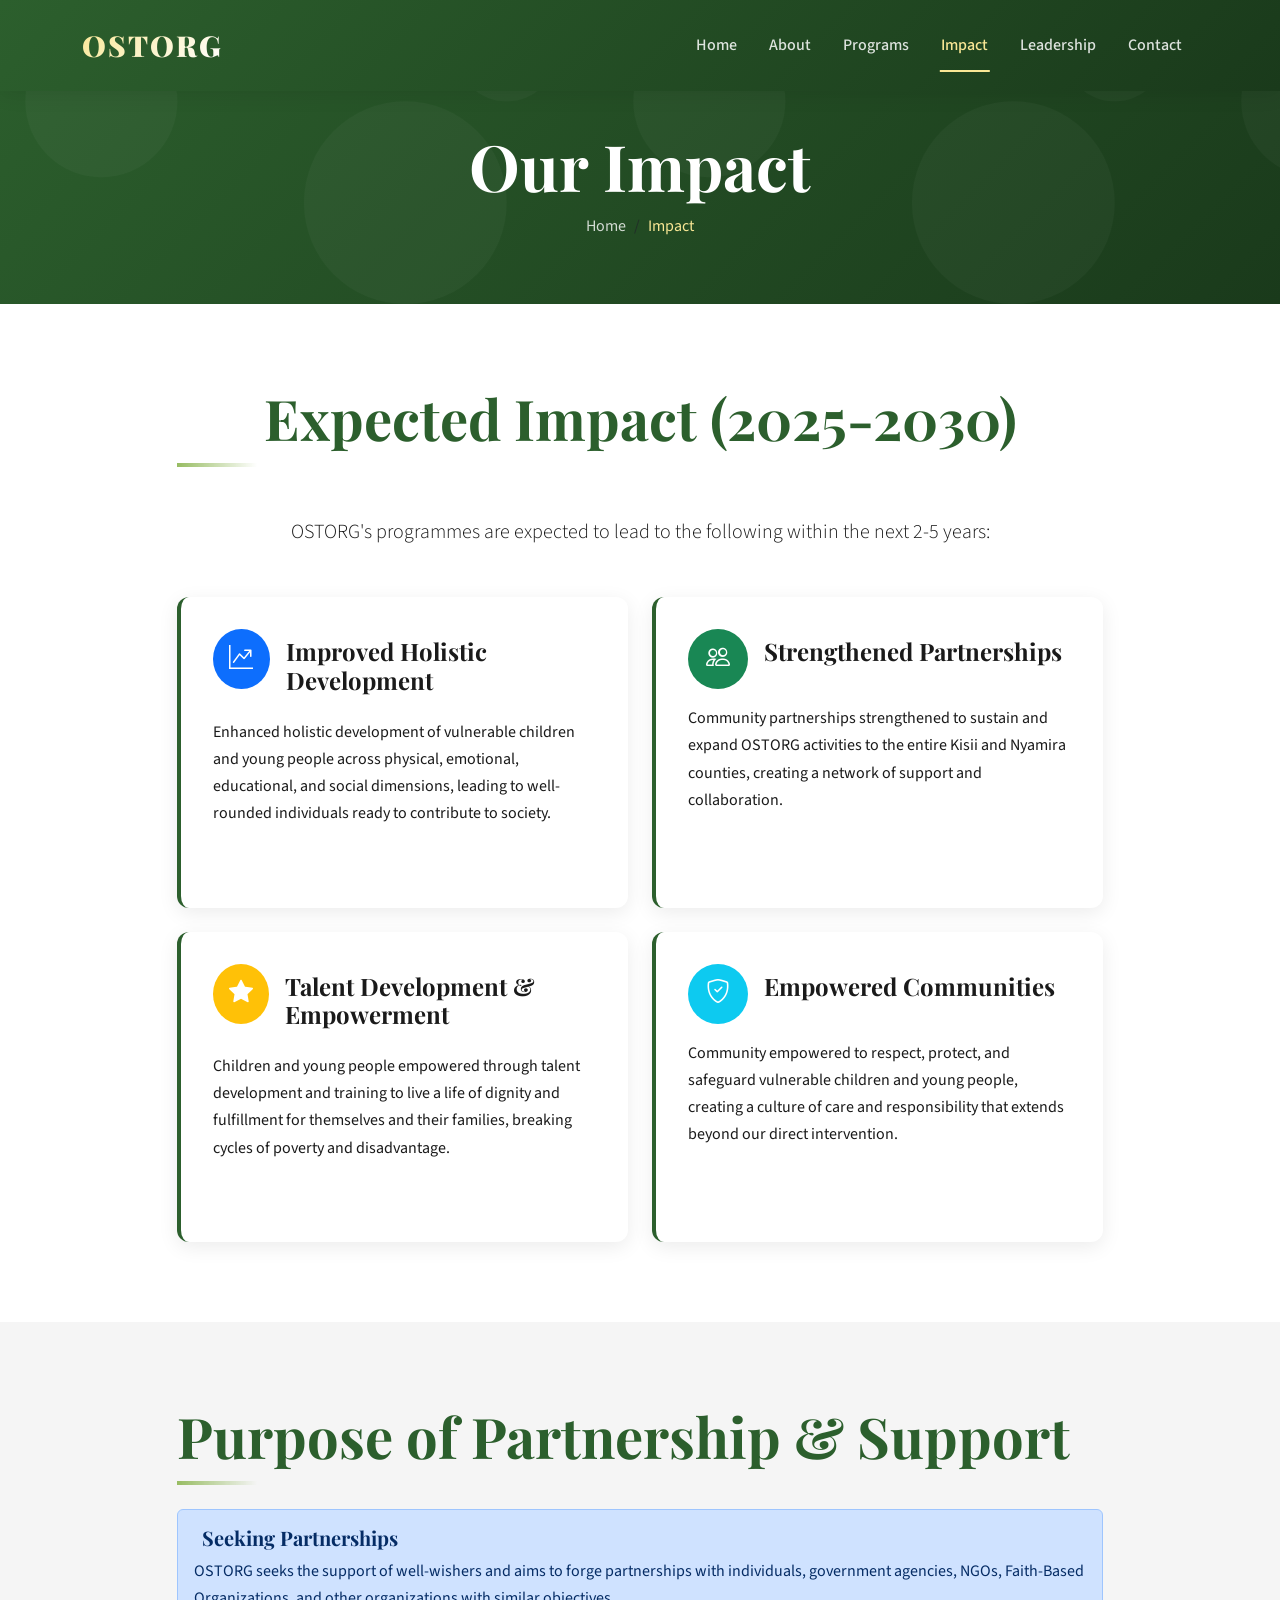
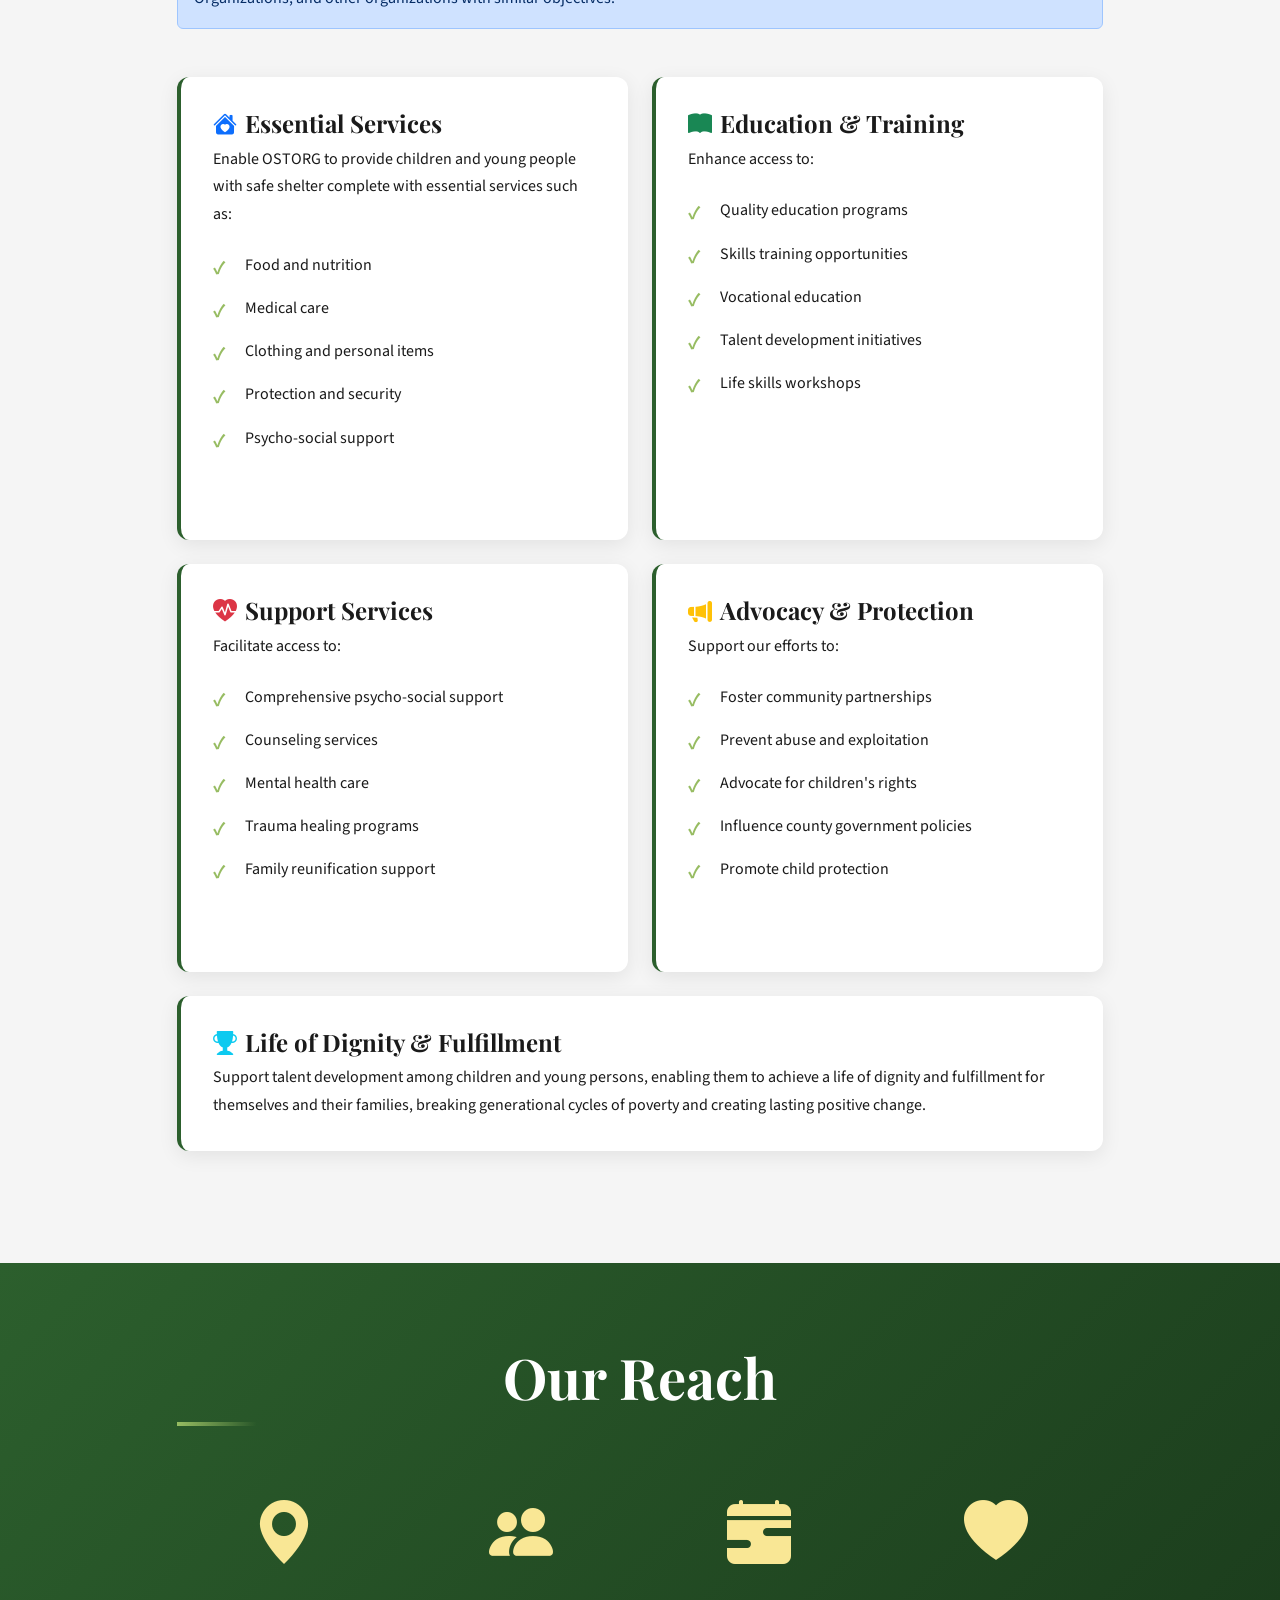
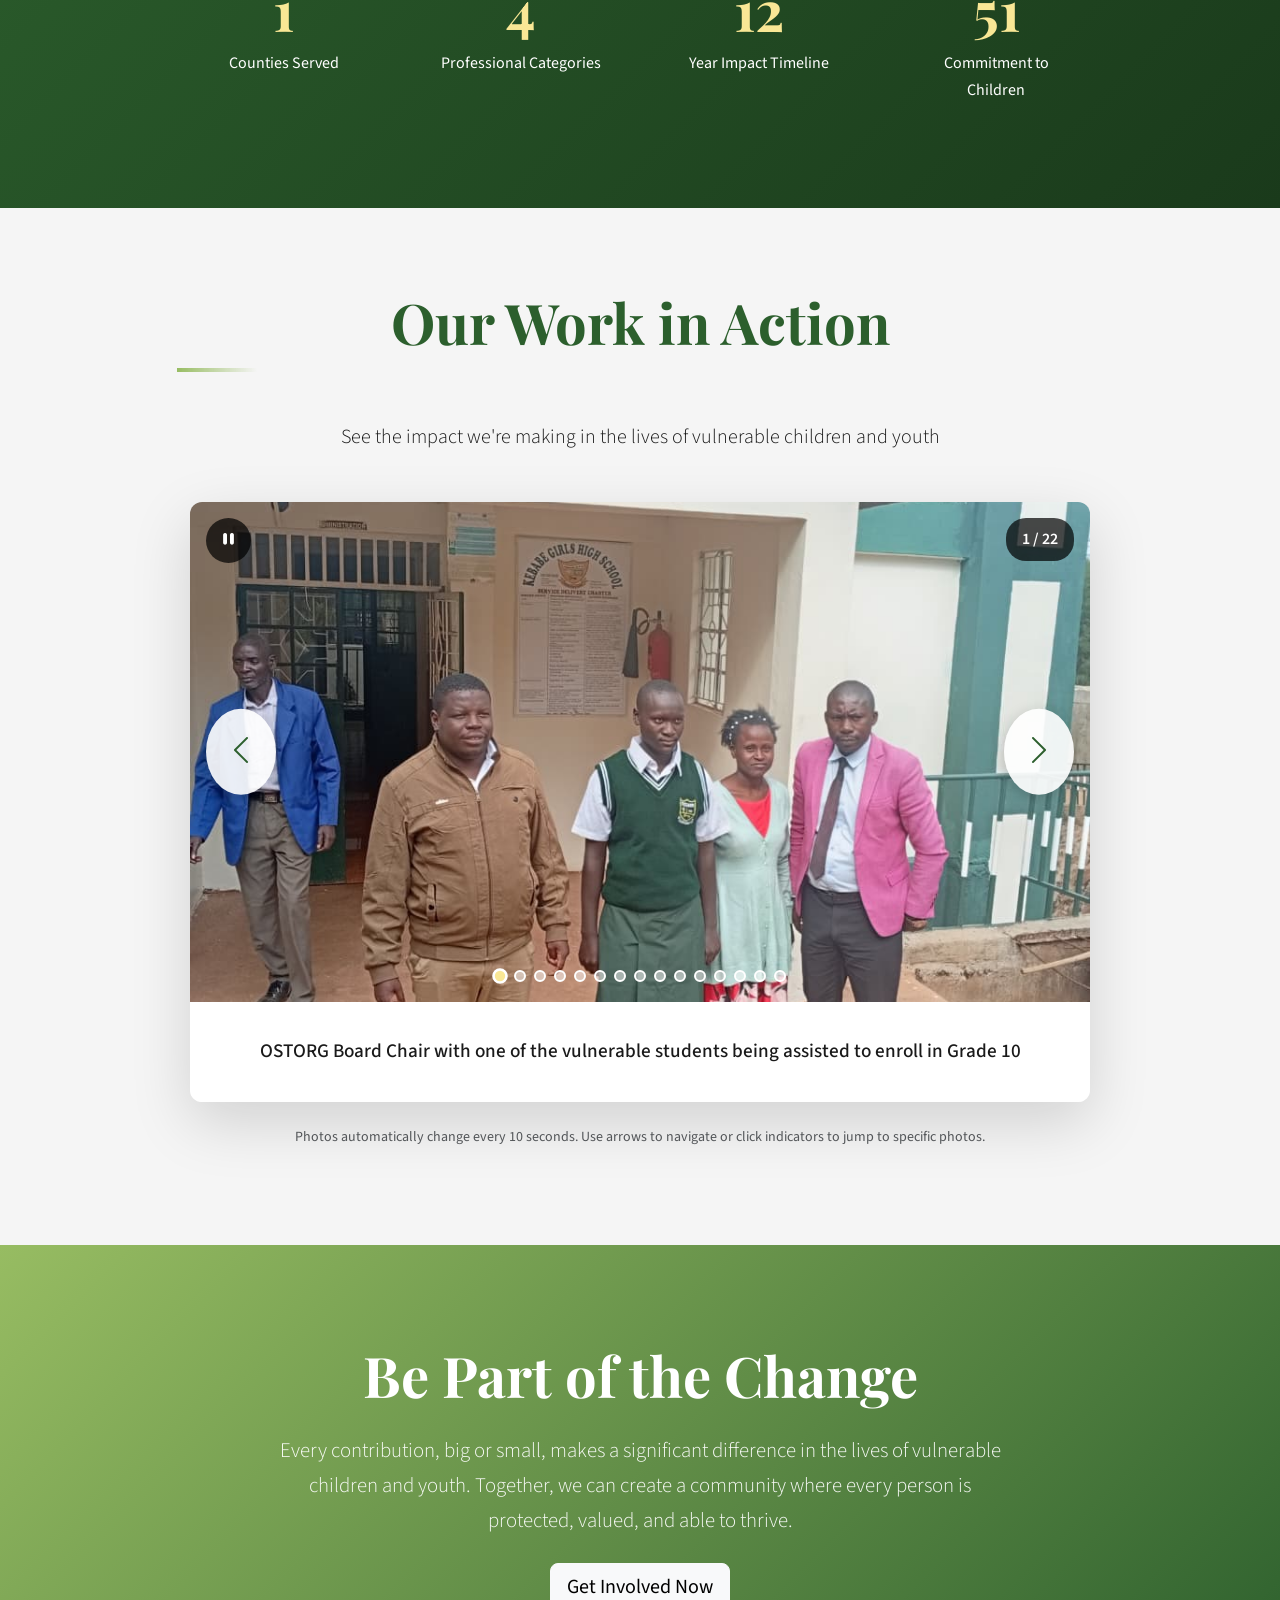
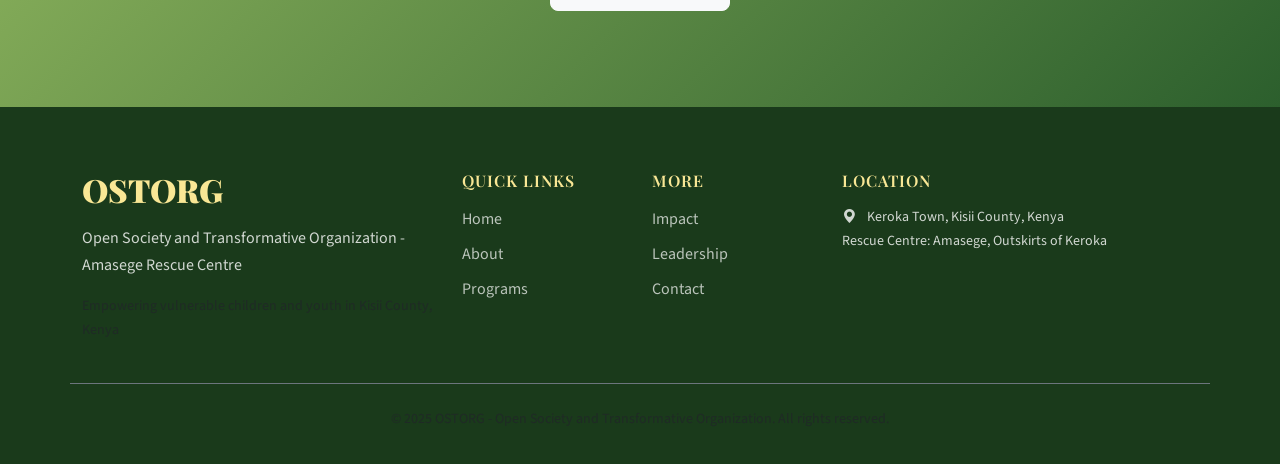
<file: impact.html>
<!DOCTYPE html>
<html lang="en">
<head>
    <meta charset="UTF-8">
    <meta name="viewport" content="width=device-width, initial-scale=1.0">
    <title>Impact - OSTORG</title>
    
    <link href="https://cdn.jsdelivr.net/npm/bootstrap@5.3.2/dist/css/bootstrap.min.css" rel="stylesheet">
    <link rel="preconnect" href="https://fonts.googleapis.com">
    <link rel="preconnect" href="https://fonts.gstatic.com" crossorigin>
    <link href="https://fonts.googleapis.com/css2?family=Playfair+Display:wght@700;900&family=Source+Sans+3:wght@300;400;600;700&display=swap" rel="stylesheet">
    <link rel="stylesheet" href="https://cdn.jsdelivr.net/npm/bootstrap-icons@1.11.1/font/bootstrap-icons.css">
    <link rel="stylesheet" href="styles.css">
</head>
<body>
    <!-- Navigation -->
    <nav class="navbar navbar-expand-lg navbar-dark fixed-top">
        <div class="container">
            <a class="navbar-brand" href="index.html">
                <span class="brand-text">OSTORG</span>
            </a>
            <button class="navbar-toggler" type="button" data-bs-toggle="collapse" data-bs-target="#navbarNav">
                <span class="navbar-toggler-icon"></span>
            </button>
            <div class="collapse navbar-collapse" id="navbarNav">
                <ul class="navbar-nav ms-auto">
                    <li class="nav-item">
                        <a class="nav-link" href="index.html">Home</a>
                    </li>
                    <li class="nav-item">
                        <a class="nav-link" href="about.html">About</a>
                    </li>
                    <li class="nav-item">
                        <a class="nav-link" href="programs.html">Programs</a>
                    </li>
                    <li class="nav-item">
                        <a class="nav-link active" href="impact.html">Impact</a>
                    </li>
                    <li class="nav-item">
                        <a class="nav-link" href="leadership.html">Leadership</a>
                    </li>
                    <li class="nav-item">
                        <a class="nav-link" href="contact.html">Contact</a>
                    </li>
                </ul>
            </div>
        </div>
    </nav>

    <!-- Page Header -->
    <section class="page-header">
        <div class="container">
            <h1 data-aos="fade-up">Our Impact</h1>
            <nav aria-label="breadcrumb" data-aos="fade-up" data-aos-delay="100">
                <ol class="breadcrumb">
                    <li class="breadcrumb-item"><a href="index.html">Home</a></li>
                    <li class="breadcrumb-item active" aria-current="page">Impact</li>
                </ol>
            </nav>
        </div>
    </section>

    <!-- Expected Impact Section -->
    <section class="content-section">
        <div class="container">
            <div class="row">
                <div class="col-lg-10 mx-auto">
                    <h2 class="section-title text-center mb-5" data-aos="fade-up">Expected Impact (2025-2030)</h2>
                    <p class="lead text-center mb-5" data-aos="fade-up" data-aos-delay="100">OSTORG's programmes are expected to lead to the following within the next 2-5 years:</p>
                    
                    <div class="row g-4">
                        <div class="col-md-6" data-aos="fade-up">
                            <div class="info-card h-100">
                                <div class="d-flex align-items-start mb-3">
                                    <div class="bg-primary text-white rounded-circle p-3 me-3" style="width: 60px; height: 60px; display: flex; align-items: center; justify-content: center;">
                                        <i class="bi bi-graph-up-arrow" style="font-size: 1.5rem;"></i>
                                    </div>
                                    <h4 class="mt-2">Improved Holistic Development</h4>
                                </div>
                                <p>Enhanced holistic development of vulnerable children and young people across physical, emotional, educational, and social dimensions, leading to well-rounded individuals ready to contribute to society.</p>
                            </div>
                        </div>
                        
                        <div class="col-md-6" data-aos="fade-up" data-aos-delay="100">
                            <div class="info-card h-100">
                                <div class="d-flex align-items-start mb-3">
                                    <div class="bg-success text-white rounded-circle p-3 me-3" style="width: 60px; height: 60px; display: flex; align-items: center; justify-content: center;">
                                        <i class="bi bi-people" style="font-size: 1.5rem;"></i>
                                    </div>
                                    <h4 class="mt-2">Strengthened Partnerships</h4>
                                </div>
                                <p>Community partnerships strengthened to sustain and expand OSTORG activities to the entire Kisii and Nyamira counties, creating a network of support and collaboration.</p>
                            </div>
                        </div>
                        
                        <div class="col-md-6" data-aos="fade-up" data-aos-delay="200">
                            <div class="info-card h-100">
                                <div class="d-flex align-items-start mb-3">
                                    <div class="bg-warning text-white rounded-circle p-3 me-3" style="width: 60px; height: 60px; display: flex; align-items: center; justify-content: center;">
                                        <i class="bi bi-star-fill" style="font-size: 1.5rem;"></i>
                                    </div>
                                    <h4 class="mt-2">Talent Development & Empowerment</h4>
                                </div>
                                <p>Children and young people empowered through talent development and training to live a life of dignity and fulfillment for themselves and their families, breaking cycles of poverty and disadvantage.</p>
                            </div>
                        </div>
                        
                        <div class="col-md-6" data-aos="fade-up" data-aos-delay="300">
                            <div class="info-card h-100">
                                <div class="d-flex align-items-start mb-3">
                                    <div class="bg-info text-white rounded-circle p-3 me-3" style="width: 60px; height: 60px; display: flex; align-items: center; justify-content: center;">
                                        <i class="bi bi-shield-check" style="font-size: 1.5rem;"></i>
                                    </div>
                                    <h4 class="mt-2">Empowered Communities</h4>
                                </div>
                                <p>Community empowered to respect, protect, and safeguard vulnerable children and young people, creating a culture of care and responsibility that extends beyond our direct intervention.</p>
                            </div>
                        </div>
                    </div>
                </div>
            </div>
        </div>
    </section>

    <!-- Partnership Purpose Section -->
    <section class="content-section">
        <div class="container">
            <div class="row">
                <div class="col-lg-10 mx-auto">
                    <h2 class="section-title mb-4" data-aos="fade-up">Purpose of Partnership & Support</h2>
                    
                    <div class="alert alert-primary mb-4" data-aos="fade-up" data-aos-delay="100">
                        <h5><i class="bi bi-handshake-fill me-2"></i>Seeking Partnerships</h5>
                        <p class="mb-0">OSTORG seeks the support of well-wishers and aims to forge partnerships with individuals, government agencies, NGOs, Faith-Based Organizations, and other organizations with similar objectives.</p>
                    </div>

                    <div class="row g-4 mt-4">
                        <div class="col-lg-6" data-aos="fade-up">
                            <div class="info-card h-100">
                                <h4><i class="bi bi-house-heart-fill me-2 text-primary"></i>Essential Services</h4>
                                <p>Enable OSTORG to provide children and young people with safe shelter complete with essential services such as:</p>
                                <ul>
                                    <li>Food and nutrition</li>
                                    <li>Medical care</li>
                                    <li>Clothing and personal items</li>
                                    <li>Protection and security</li>
                                    <li>Psycho-social support</li>
                                </ul>
                            </div>
                        </div>
                        
                        <div class="col-lg-6" data-aos="fade-up" data-aos-delay="100">
                            <div class="info-card h-100">
                                <h4><i class="bi bi-book-fill me-2 text-success"></i>Education & Training</h4>
                                <p>Enhance access to:</p>
                                <ul>
                                    <li>Quality education programs</li>
                                    <li>Skills training opportunities</li>
                                    <li>Vocational education</li>
                                    <li>Talent development initiatives</li>
                                    <li>Life skills workshops</li>
                                </ul>
                            </div>
                        </div>
                        
                        <div class="col-lg-6" data-aos="fade-up" data-aos-delay="200">
                            <div class="info-card h-100">
                                <h4><i class="bi bi-heart-pulse-fill me-2 text-danger"></i>Support Services</h4>
                                <p>Facilitate access to:</p>
                                <ul>
                                    <li>Comprehensive psycho-social support</li>
                                    <li>Counseling services</li>
                                    <li>Mental health care</li>
                                    <li>Trauma healing programs</li>
                                    <li>Family reunification support</li>
                                </ul>
                            </div>
                        </div>
                        
                        <div class="col-lg-6" data-aos="fade-up" data-aos-delay="300">
                            <div class="info-card h-100">
                                <h4><i class="bi bi-megaphone-fill me-2 text-warning"></i>Advocacy & Protection</h4>
                                <p>Support our efforts to:</p>
                                <ul>
                                    <li>Foster community partnerships</li>
                                    <li>Prevent abuse and exploitation</li>
                                    <li>Advocate for children's rights</li>
                                    <li>Influence county government policies</li>
                                    <li>Promote child protection</li>
                                </ul>
                            </div>
                        </div>
                    </div>

                    <div class="info-card mt-4" data-aos="fade-up" data-aos-delay="400">
                        <h4><i class="bi bi-trophy-fill me-2 text-info"></i>Life of Dignity & Fulfillment</h4>
                        <p class="mb-0">Support talent development among children and young persons, enabling them to achieve a life of dignity and fulfillment for themselves and their families, breaking generational cycles of poverty and creating lasting positive change.</p>
                    </div>
                </div>
            </div>
        </div>
    </section>

    <!-- Statistics Section -->
    <section class="content-section" style="background: linear-gradient(135deg, var(--primary-color), var(--primary-dark)); color: white;">
        <div class="container">
            <div class="row">
                <div class="col-lg-10 mx-auto">
                    <h2 class="section-title text-center mb-5 text-white" data-aos="fade-up">Our Reach</h2>
                    
                    <div class="row g-4 text-center">
                        <div class="col-md-3 col-6" data-aos="fade-up">
                            <div class="p-4">
                                <i class="bi bi-geo-alt-fill display-3 mb-3" style="color: var(--accent-color);"></i>
                                <h3 class="display-4 fw-bold mb-2" style="color: var(--accent-color);">2</h3>
                                <p class="mb-0">Counties Served</p>
                            </div>
                        </div>
                        <div class="col-md-3 col-6" data-aos="fade-up" data-aos-delay="100">
                            <div class="p-4">
                                <i class="bi bi-people-fill display-3 mb-3" style="color: var(--accent-color);"></i>
                                <h3 class="display-4 fw-bold mb-2" style="color: var(--accent-color);">9+</h3>
                                <p class="mb-0">Professional Categories</p>
                            </div>
                        </div>
                        <div class="col-md-3 col-6" data-aos="fade-up" data-aos-delay="200">
                            <div class="p-4">
                                <i class="bi bi-calendar-range-fill display-3 mb-3" style="color: var(--accent-color);"></i>
                                <h3 class="display-4 fw-bold mb-2" style="color: var(--accent-color);">2-5</h3>
                                <p class="mb-0">Year Impact Timeline</p>
                            </div>
                        </div>
                        <div class="col-md-3 col-6" data-aos="fade-up" data-aos-delay="300">
                            <div class="p-4">
                                <i class="bi bi-heart-fill display-3 mb-3" style="color: var(--accent-color);"></i>
                                <h3 class="display-4 fw-bold mb-2" style="color: var(--accent-color);">100%</h3>
                                <p class="mb-0">Commitment to Children</p>
                            </div>
                        </div>
                    </div>
                </div>
            </div>
        </div>
    </section>

    <!-- Photo Gallery Slideshow Section -->
    <section class="content-section photo-gallery-section">
        <div class="container">
            <div class="row">
                <div class="col-lg-10 mx-auto">
                    <h2 class="section-title text-center mb-5" data-aos="fade-up">Our Work in Action</h2>
                    <p class="text-center lead mb-5" data-aos="fade-up" data-aos-delay="100">See the impact we're making in the lives of vulnerable children and youth</p>
                    
                    <!-- Slideshow Container -->
                    <div class="slideshow-container" data-aos="fade-up" data-aos-delay="200">
                        <div class="slide-wrapper">
                            <!-- Slide 1 -->
                            <div class="gallery-slide active">
                                <div class="slide-image-container">
                                    <img src="gallery-1.jpg" alt="OSTORG Activity 1" class="slide-image">
                                    <div class="slide-image-placeholder">
                                        <i class="bi bi-image"></i>
                                        <p>Photo 1</p>
                                    </div>
                                </div>
                                <div class="slide-caption">
                                    <p class="slide-description">OSTORG Board Chair with one of the vulnerable students being assisted to enroll in Grade 10</p>
                                </div>
                            </div>

                            <!-- Slide 2 -->
                            <div class="gallery-slide">
                                <div class="slide-image-container">
                                    <img src="gallery-2.jpeg" alt="OSTORG Activity 2" class="slide-image">
                                    <div class="slide-image-placeholder">
                                        <i class="bi bi-image"></i>
                                        <p>Photo 2</p>
                                    </div>
                                </div>
                                <div class="slide-caption">
                                    <p class="slide-description">OSTORG Board Chair with Principal Amasege Senior school Mr. Matara receiving Grade 10 girls from vulnerable families supported by the organization</p>
                                </div>
                            </div>

                            <!-- Slide 3 -->
                            <div class="gallery-slide">
                                <div class="slide-image-container">
                                    <img src="gallery-3.jpeg" alt="OSTORG Activity 3" class="slide-image">
                                    <div class="slide-image-placeholder">
                                        <i class="bi bi-image"></i>
                                        <p>Photo 3</p>
                                    </div>
                                </div>
                                <div class="slide-caption">
                                    <p class="slide-description">OSTORG Board Chair with one of the teenage mothers being targeted for sponsorship for skills training at Rianyoka Vocational Training Centre</p>
                                </div>
                            </div>

                            <!-- Slide 4 -->
                            <div class="gallery-slide">
                                <div class="slide-image-container">
                                    <img src="gallery-4.jpeg" alt="OSTORG Activity 4" class="slide-image">
                                    <div class="slide-image-placeholder">
                                        <i class="bi bi-image"></i>
                                        <p>Photo 4</p>
                                    </div>
                                </div>
                                <div class="slide-caption">
                                    <p class="slide-description">OSTORG Board Chair with ECD pre-school children and their teacher at Amasege Primary school</p>
                                </div>
                            </div>

                            <!-- Slide 5 -->
                            <div class="gallery-slide">
                                <div class="slide-image-container">
                                    <img src="gallery-5.jpeg" alt="OSTORG Activity 5" class="slide-image">
                                    <div class="slide-image-placeholder">
                                        <i class="bi bi-image"></i>
                                        <p>Photo 5</p>
                                    </div>
                                </div>
                                <div class="slide-caption">
                                    <p class="slide-description">OSTORG Board Chair with the Manager, Rianyoka Vocational Training Centre in class with vulnerable youths sponsored for skills training in Fashion Design</p>
                                </div>
                            </div>

                            <!-- Slide 6 -->
                            <div class="gallery-slide">
                                <div class="slide-image-container">
                                    <img src="gallery-6.jpeg" alt="OSTORG Activity 6" class="slide-image">
                                    <div class="slide-image-placeholder">
                                        <i class="bi bi-image"></i>
                                        <p>Photo 6</p>
                                    </div>
                                </div>
                                <div class="slide-caption">
                                    <p class="slide-description">OSTORG Board Chair  in a uniform fitting session in preparation for supporting vulnerable children acquire new school uniforms to enhance their retention in school</p>
                                </div>
                            </div>

                            <!-- Slide 7 -->
                            <div class="gallery-slide">
                                <div class="slide-image-container">
                                    <img src="gallery-7.jpeg" alt="OSTORG Activity 7" class="slide-image">
                                    <div class="slide-image-placeholder">
                                        <i class="bi bi-image"></i>
                                        <p>Photo 7</p>
                                    </div>
                                </div>
                                <div class="slide-caption">
                                    <p class="slide-description">OSTORG Board Chair Mr. Simon Osano with Pastor King'oina with one of the vulnerable youths sponsored for skills training at Rianyoka Vocational Training Centre,Kisii County</p>
                                </div>
                            </div>

                            <!-- Slide 8 -->
                            <div class="gallery-slide">
                                <div class="slide-image-container">
                                    <img src="gallery-8.jpeg" alt="OSTORG Activity 8" class="slide-image">
                                    <div class="slide-image-placeholder">
                                        <i class="bi bi-image"></i>
                                        <p>Photo 8</p>
                                    </div>
                                </div>
                                <div class="slide-caption">
                                    <p class="slide-description">OSTORG Board Chair leads members in donating food for vulnerable children's lunch program at Amabuko Primary school,Kisii County</p>
                                </div>
                            </div>

                            <!-- Slide 9 -->
                            <div class="gallery-slide">
                                <div class="slide-image-container">
                                    <img src="gallery-9.jpeg" alt="OSTORG Activity 9" class="slide-image">
                                    <div class="slide-image-placeholder">
                                        <i class="bi bi-image"></i>
                                        <p>Photo 9</p>
                                    </div>
                                </div>
                                <div class="slide-caption">
                                    <p class="slide-description">OSTORG Board members pose with mathematics kits to be distributed to Junior secondary schools within Keroka town,Kisii County to support vulnerable children during STEM lessons</p>
                                </div>
                            </div>

                            <!-- Slide 10 -->
                            <div class="gallery-slide">
                                <div class="slide-image-container">
                                    <img src="gallery-10.jpeg" alt="OSTORG Activity 10" class="slide-image">
                                    <div class="slide-image-placeholder">
                                        <i class="bi bi-image"></i>
                                        <p>Photo 10</p>
                                    </div>
                                </div>
                                <div class="slide-caption">
                                    <p class="slide-description">OSTORG Board members gift a pair of shoes to one of the Grade 10 vulnerable youths enrolled at Amasege Senior school</p>
                                </div>
                            </div>

                            <!-- Slide 11 -->
                            <div class="gallery-slide">
                                <div class="slide-image-container">
                                    <img src="gallery-11.jpeg" alt="OSTORG Activity 11" class="slide-image">
                                    <div class="slide-image-placeholder">
                                        <i class="bi bi-image"></i>
                                        <p>Photo 11</p>
                                    </div>
                                </div>
                                <div class="slide-caption">
                                    <p class="slide-description">Dr. Mogambi with OSTORG Board members during after Psychosocial support session with one of the vulnerable youths(checked shirt) ,later enrolled at Amasege Senior school</p>
                                </div>
                            </div>

                            <!-- Slide 12 -->
                            <div class="gallery-slide">
                                <div class="slide-image-container">
                                    <img src="gallery-12.jpeg" alt="OSTORG Activity 12" class="slide-image">
                                    <div class="slide-image-placeholder">
                                        <i class="bi bi-image"></i>
                                        <p>Photo 12</p>
                                    </div>
                                </div>
                                <div class="slide-caption">
                                    <p class="slide-description">OSTORG Board Chair with Dr. Zachary Ondieki, Principal Gesiaga Senior school (patron, OSTORG) during courtesy call</p>
                                </div>
                            </div>

                            <!-- Slide 13 -->
                            <div class="gallery-slide">
                                <div class="slide-image-container">
                                    <img src="gallery-13.jpeg" alt="OSTORG Activity 13" class="slide-image">
                                    <div class="slide-image-placeholder">
                                        <i class="bi bi-image"></i>
                                        <p>Photo 13</p>
                                    </div>
                                </div>
                                <div class="slide-caption">
                                    <p class="slide-description">OSTORG Board Chair Mr. Simon Osano and members with one of the vulnerable grade 10 student during reporting day at Gesiaga Senior school,Nyamira County</p>
                                </div>
                            </div>

                            <!-- Slide 14 -->
                            <div class="gallery-slide">
                                <div class="slide-image-container">
                                    <img src="gallery-14.jpeg" alt="OSTORG Activity 14" class="slide-image">
                                    <div class="slide-image-placeholder">
                                        <i class="bi bi-image"></i>
                                        <p>Photo 14</p>
                                    </div>
                                </div>
                                <div class="slide-caption">
                                    <p class="slide-description">OSTORG Chair Mr. Simon Osano during a shopping exercise for vulnerable girls joining Grade 10,Kisii County</p>
                                </div>
                            </div>

                            <!-- Slide 15 -->
                            <div class="gallery-slide">
                                <div class="slide-image-container">
                                    <img src="gallery-15.jpeg" alt="OSTORG Activity 15" class="slide-image">
                                    <div class="slide-image-placeholder">
                                        <i class="bi bi-image"></i>
                                        <p>Photo 15</p>
                                    </div>
                                </div>
                                <div class="slide-caption">
                                    <p class="slide-description">Delivering food for vulnerable children's lunch program at Nyamoiseke Muya primary school ECD unit by Mr. Ticha Gesage, OSTORG Vice- Chair</p>
                                </div>
                            </div>

                            <div class="gallery-slide">
                                <div class="slide-image-container">
                                    <img src="gallery-16.jpeg" alt="OSTORG Activity 16" class="slide-image">
                                    <div class="slide-image-placeholder">
                                        <i class="bi bi-image"></i>
                                        <p>Photo 16</p>
                                    </div>
                                </div>
                                <div class="slide-caption">
                                    <p class="slide-description">Some of the youth in a knitting class, courtesy of OSTORG sponsorship</p>
                                </div>
                            </div>

                            <div class="gallery-slide">
                                <div class="slide-image-container">
                                    <img src="gallery-17.jpeg" alt="OSTORG Activity 17" class="slide-image">
                                    <div class="slide-image-placeholder">
                                        <i class="bi bi-image"></i>
                                        <p>Photo 17</p>
                                    </div>
                                </div>
                                <div class="slide-caption">
                                    <p class="slide-description">Youth during a hairdressing practical session at Rianyoka Vocational Training Centre, courtesy OSTORG sponsorship</p>
                                </div>
                            </div>

                            <div class="gallery-slide">
                                <div class="slide-image-container">
                                    <img src="gallery-18.jpeg" alt="OSTORG Activity 18" class="slide-image">
                                    <div class="slide-image-placeholder">
                                        <i class="bi bi-image"></i>
                                        <p>Photo 18</p>
                                    </div>
                                </div>
                                <div class="slide-caption">
                                    <p class="slide-description">OSTORG Chair with youth in a Dressmaking class for the youth rescued by OSTORG</p>
                                </div>
                            </div>

                            <div class="gallery-slide">
                                <div class="slide-image-container">
                                    <img src="gallery-19.jpeg" alt="OSTORG Activity 19" class="slide-image">
                                    <div class="slide-image-placeholder">
                                        <i class="bi bi-image"></i>
                                        <p>Photo 19</p>
                                    </div>
                                </div>
                                <div class="slide-caption">
                                    <p class="slide-description">The youth display some of the items they have produced after a month-long intensive training session. Looking on is OSTORG Chair and team</p>
                                </div>
                            </div>

                            <div class="gallery-slide">
                                <div class="slide-image-container">
                                    <img src="gallery-20.jpeg" alt="OSTORG Activity 20" class="slide-image">
                                    <div class="slide-image-placeholder">
                                        <i class="bi bi-image"></i>
                                        <p>Photo 20</p>
                                    </div>
                                </div>
                                <div class="slide-caption">
                                    <p class="slide-description">OSTORG Board members</p>
                                </div>
                            </div>

                            <div class="gallery-slide">
                                <div class="slide-image-container">
                                    <img src="gallery-21.jpeg" alt="OSTORG Activity 21" class="slide-image">
                                    <div class="slide-image-placeholder">
                                        <i class="bi bi-image"></i>
                                        <p>Photo 21</p>
                                    </div>
                                </div>
                                <div class="slide-caption">
                                    <p class="slide-description">OSTORG Board members</p>
                                </div>
                            </div>

                            <div class="gallery-slide">
                                <div class="slide-image-container">
                                    <img src="gallery-22.jpeg" alt="OSTORG Activity 22" class="slide-image">
                                    <div class="slide-image-placeholder">
                                        <i class="bi bi-image"></i>
                                        <p>Photo 22</p>
                                    </div>
                                </div>
                                <div class="slide-caption">
                                    <p class="slide-description">OSTORG Board members</p>
                                </div>
                            </div>

                            
                        </div>

                        <!-- Navigation Arrows -->
                        <button class="slide-control prev" onclick="changeSlide(-1)">
                            <i class="bi bi-chevron-left"></i>
                        </button>
                        <button class="slide-control next" onclick="changeSlide(1)">
                            <i class="bi bi-chevron-right"></i>
                        </button>

                        <!-- Slide Indicators -->
                        <div class="slide-indicators">
                            <span class="indicator active" onclick="goToSlide(0)"></span>
                            <span class="indicator" onclick="goToSlide(1)"></span>
                            <span class="indicator" onclick="goToSlide(2)"></span>
                            <span class="indicator" onclick="goToSlide(3)"></span>
                            <span class="indicator" onclick="goToSlide(4)"></span>
                            <span class="indicator" onclick="goToSlide(5)"></span>
                            <span class="indicator" onclick="goToSlide(6)"></span>
                            <span class="indicator" onclick="goToSlide(7)"></span>
                            <span class="indicator" onclick="goToSlide(8)"></span>
                            <span class="indicator" onclick="goToSlide(9)"></span>
                            <span class="indicator" onclick="goToSlide(10)"></span>
                            <span class="indicator" onclick="goToSlide(11)"></span>
                            <span class="indicator" onclick="goToSlide(12)"></span>
                            <span class="indicator" onclick="goToSlide(13)"></span>
                            <span class="indicator" onclick="goToSlide(14)"></span>
                        </div>

                        <!-- Slide Counter -->
                        <div class="slide-counter">
                            <span id="currentSlide">1</span> / <span id="totalSlides">15</span>
                        </div>

                        <!-- Play/Pause Button -->
                        <button class="play-pause-btn" id="playPauseBtn" onclick="toggleAutoPlay()">
                            <i class="bi bi-pause-fill" id="playPauseIcon"></i>
                        </button>
                    </div>

                    <div class="text-center mt-4">
                        <p class="text-muted small">Photos automatically change every 10 seconds. Use arrows to navigate or click indicators to jump to specific photos.</p>
                    </div>
                </div>
            </div>
        </div>
    </section>

    <!-- CTA Section -->
    <section class="cta-section">
        <div class="container">
            <div class="row">
                <div class="col-lg-8 mx-auto text-center" data-aos="fade-up">
                    <h2>Be Part of the Change</h2>
                    <p class="lead mb-4">Every contribution, big or small, makes a significant difference in the lives of vulnerable children and youth. Together, we can create a community where every person is protected, valued, and able to thrive.</p>
                    <a href="contact.html" class="btn btn-light btn-lg">Get Involved Now</a>
                </div>
            </div>
        </div>
    </section>

    <!-- Footer -->
    <footer class="footer">
        <div class="container">
            <div class="row">
                <div class="col-lg-4 mb-4 mb-lg-0">
                    <h5 class="footer-brand">OSTORG</h5>
                    <p>Open Society and Transformative Organization - Amasege Rescue Centre</p>
                    <p class="text-muted small">Empowering vulnerable children and youth in Kisii County, Kenya</p>
                </div>
                <div class="col-lg-2 col-6 mb-4 mb-lg-0">
                    <h6>Quick Links</h6>
                    <ul class="list-unstyled">
                        <li><a href="index.html">Home</a></li>
                        <li><a href="about.html">About</a></li>
                        <li><a href="programs.html">Programs</a></li>
                    </ul>
                </div>
                <div class="col-lg-2 col-6 mb-4 mb-lg-0">
                    <h6>More</h6>
                    <ul class="list-unstyled">
                        <li><a href="impact.html">Impact</a></li>
                        <li><a href="leadership.html">Leadership</a></li>
                        <li><a href="contact.html">Contact</a></li>
                    </ul>
                </div>
                <div class="col-lg-4">
                    <h6>Location</h6>
                    <p class="small">
                        <i class="bi bi-geo-alt-fill me-2"></i>
                        Keroka Town, Kisii County, Kenya<br>
                        Rescue Centre: Amasege, Outskirts of Keroka
                    </p>
                </div>
            </div>
            <div class="row mt-4 pt-4 border-top border-secondary">
                <div class="col-12 text-center">
                    <p class="mb-0 small text-muted">&copy; 2025 OSTORG - Open Society and Transformative Organization. All rights reserved.</p>
                </div>
            </div>
        </div>
    </footer>

    <script src="https://cdn.jsdelivr.net/npm/bootstrap@5.3.2/dist/js/bootstrap.bundle.min.js"></script>
    <link href="https://unpkg.com/aos@2.3.1/dist/aos.css" rel="stylesheet">
    <script src="https://unpkg.com/aos@2.3.1/dist/aos.js"></script>
    <script src="script.js"></script>
</body>
</html>
</file>
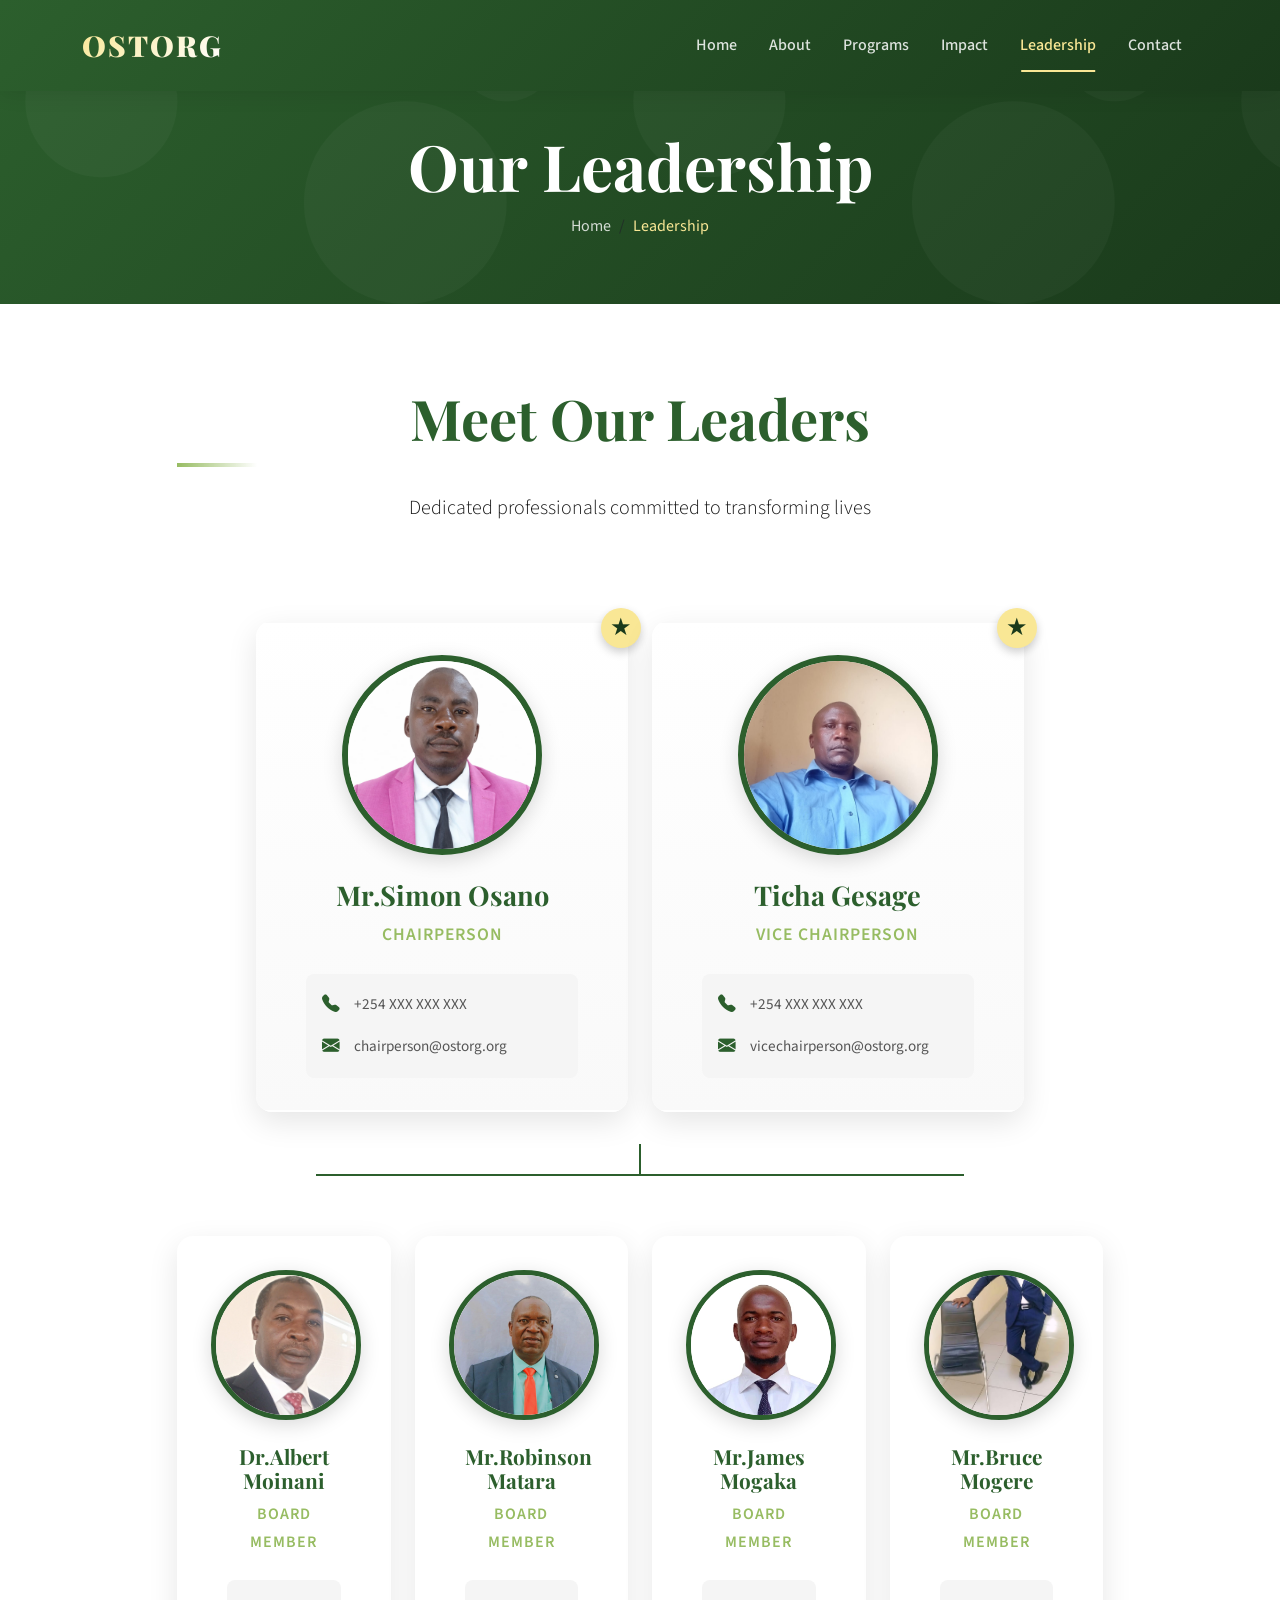
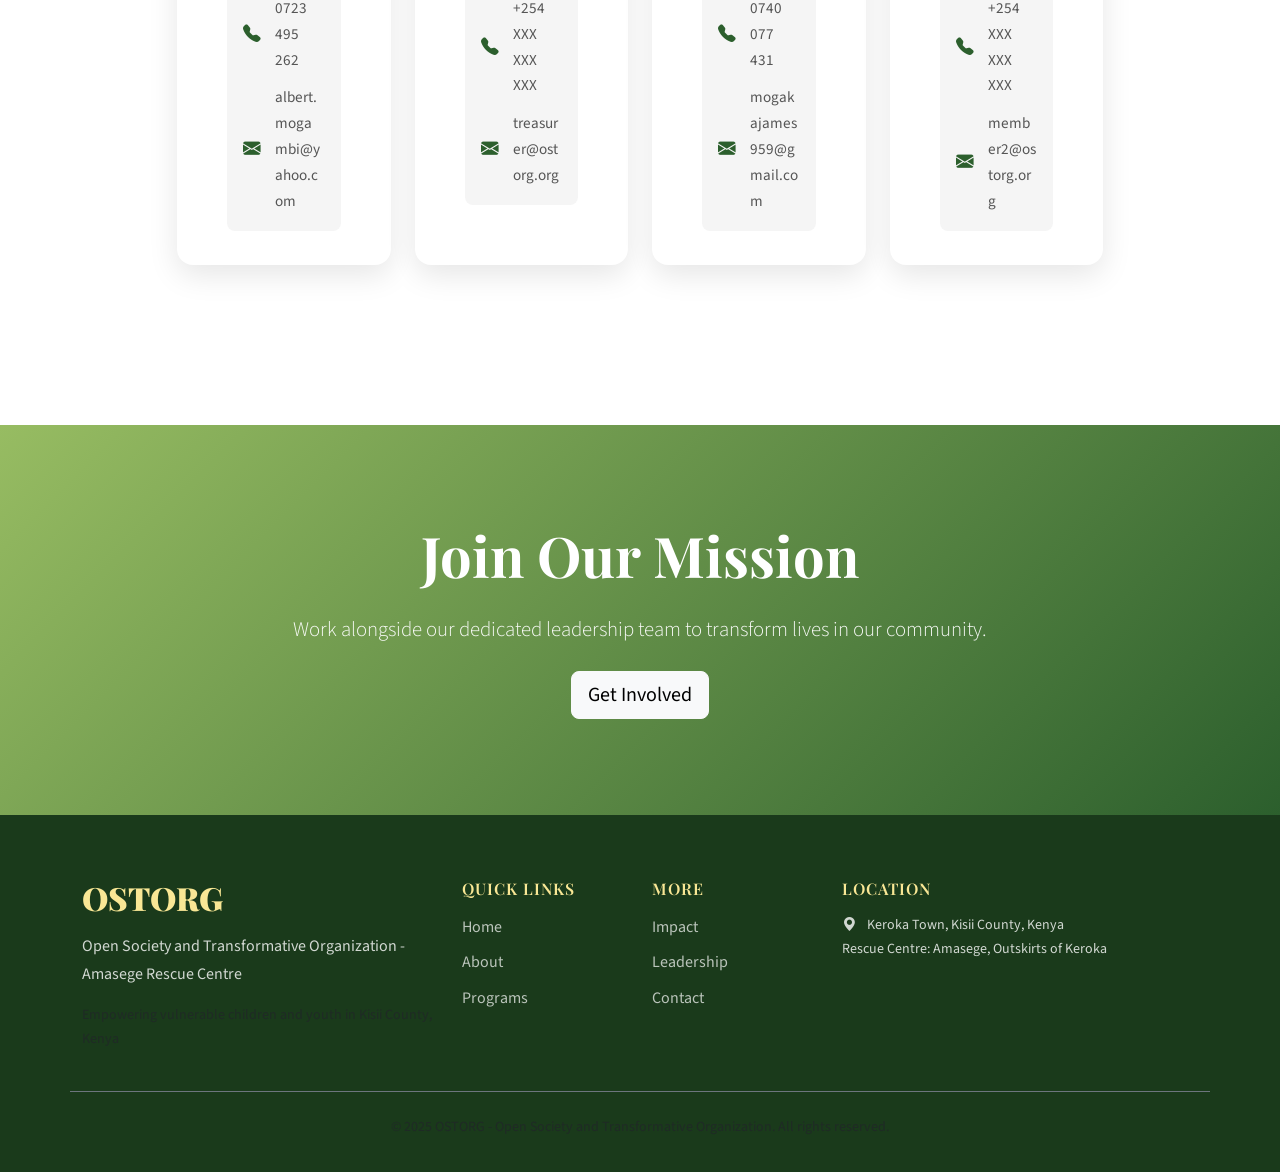
<file: leadership.html>
<!DOCTYPE html>
<html lang="en">
<head>
    <meta charset="UTF-8">
    <meta name="viewport" content="width=device-width, initial-scale=1.0">
    <title>Leadership - OSTORG</title>
    
    <link href="https://cdn.jsdelivr.net/npm/bootstrap@5.3.2/dist/css/bootstrap.min.css" rel="stylesheet">
    <link rel="preconnect" href="https://fonts.googleapis.com">
    <link rel="preconnect" href="https://fonts.gstatic.com" crossorigin>
    <link href="https://fonts.googleapis.com/css2?family=Playfair+Display:wght@700;900&family=Source+Sans+3:wght@300;400;600;700&display=swap" rel="stylesheet">
    <link rel="stylesheet" href="https://cdn.jsdelivr.net/npm/bootstrap-icons@1.11.1/font/bootstrap-icons.css">
    <link rel="stylesheet" href="styles.css">
    <link rel="stylesheet" href="leadership-styles.css">
</head>
<body>
    <!-- Navigation -->
    <nav class="navbar navbar-expand-lg navbar-dark fixed-top">
        <div class="container">
            <a class="navbar-brand" href="index.html">
                <span class="brand-text">OSTORG</span>
            </a>
            <button class="navbar-toggler" type="button" data-bs-toggle="collapse" data-bs-target="#navbarNav">
                <span class="navbar-toggler-icon"></span>
            </button>
            <div class="collapse navbar-collapse" id="navbarNav">
                <ul class="navbar-nav ms-auto">
                    <li class="nav-item">
                        <a class="nav-link" href="index.html">Home</a>
                    </li>
                    <li class="nav-item">
                        <a class="nav-link" href="about.html">About</a>
                    </li>
                    <li class="nav-item">
                        <a class="nav-link" href="programs.html">Programs</a>
                    </li>
                    <li class="nav-item">
                        <a class="nav-link" href="impact.html">Impact</a>
                    </li>
                    <li class="nav-item">
                        <a class="nav-link active" href="leadership.html">Leadership</a>
                    </li>
                    <li class="nav-item">
                        <a class="nav-link" href="contact.html">Contact</a>
                    </li>
                </ul>
            </div>
        </div>
    </nav>

    <!-- Page Header -->
    <section class="page-header">
        <div class="container">
            <h1 data-aos="fade-up">Our Leadership</h1>
            <nav aria-label="breadcrumb" data-aos="fade-up" data-aos-delay="100">
                <ol class="breadcrumb">
                    <li class="breadcrumb-item"><a href="index.html">Home</a></li>
                    <li class="breadcrumb-item active" aria-current="page">Leadership</li>
                </ol>
            </nav>
        </div>
    </section>

    <!-- Leadership Section -->
    <section class="content-section">
        <div class="container">
            <div class="row">
                <div class="col-lg-10 mx-auto">
                    <div class="text-center mb-5" data-aos="fade-up">
                        <h2 class="section-title">Meet Our Leaders</h2>
                        <p class="lead">Dedicated professionals committed to transforming lives</p>
                    </div>

                    <!-- Organizational Chart -->
                    <div class="org-chart">
                        <!-- Top Level: Chairperson and Vice Chairperson -->
                        <div class="leadership-tier top-tier" data-aos="fade-up">
                            <div class="row justify-content-center g-4">
                                <!-- Chairperson -->
                                <div class="col-md-6 col-lg-5">
                                    <div class="leader-card">
                                        <div class="leader-image-wrapper">
                                            <img src="leader-placeholder-1.jpg" alt="Chairperson" class="leader-image">
                                            <div class="leader-image-placeholder">
                                                <i class="bi bi-person-circle"></i>
                                            </div>
                                        </div>
                                        <div class="leader-info">
                                            <h4 class="leader-name">Mr.Simon Osano</h4>
                                            <p class="leader-role">Chairperson</p>
                                            <div class="leader-contact">
                                                <p class="contact-item">
                                                    <i class="bi bi-telephone-fill"></i>
                                                    <span>+254 XXX XXX XXX</span>
                                                </p>
                                                <p class="contact-item">
                                                    <i class="bi bi-envelope-fill"></i>
                                                    <span>chairperson@ostorg.org</span>
                                                </p>
                                            </div>
                                        </div>
                                    </div>
                                </div>

                                <!-- Vice Chairperson -->
                                <div class="col-md-6 col-lg-5">
                                    <div class="leader-card">
                                        <div class="leader-image-wrapper">
                                            <img src="leader-placeholder-2.jpg" alt="Vice Chairperson" class="leader-image">
                                            <div class="leader-image-placeholder">
                                                <i class="bi bi-person-circle"></i>
                                            </div>
                                        </div>
                                        <div class="leader-info">
                                            <h4 class="leader-name">Ticha Gesage</h4>
                                            <p class="leader-role">Vice Chairperson</p>
                                            <div class="leader-contact">
                                                <p class="contact-item">
                                                    <i class="bi bi-telephone-fill"></i>
                                                    <span>+254 XXX XXX XXX</span>
                                                </p>
                                                <p class="contact-item">
                                                    <i class="bi bi-envelope-fill"></i>
                                                    <span>vicechairperson@ostorg.org</span>
                                                </p>
                                            </div>
                                        </div>
                                    </div>
                                </div>
                            </div>
                        </div>

                        <!-- Connecting Line -->
                        <div class="org-connector" data-aos="fade-in" data-aos-delay="200"></div>

                        <!-- Bottom Level: 4 Members -->
                        <div class="leadership-tier bottom-tier" data-aos="fade-up" data-aos-delay="300">
                            <div class="row g-4">
                                <!-- Member 1 -->
                                <div class="col-md-6 col-lg-3">
                                    <div class="leader-card">
                                        <div class="leader-image-wrapper">
                                            <img src="leader-placeholder-3.jpg" alt="Member 1" class="leader-image">
                                            <div class="leader-image-placeholder">
                                                <i class="bi bi-person-circle"></i>
                                            </div>
                                        </div>
                                        <div class="leader-info">
                                            <h5 class="leader-name">Dr.Albert Moinani</h5>
                                            <p class="leader-role">Board Member</p>
                                            <div class="leader-contact">
                                                <p class="contact-item">
                                                    <i class="bi bi-telephone-fill"></i>
                                                    <span>0723 495 262</span>
                                                </p>
                                                <p class="contact-item">
                                                    <i class="bi bi-envelope-fill"></i>
                                                    <span>albert.mogambi@yahoo.com</span>
                                                </p>
                                            </div>
                                        </div>
                                    </div>
                                </div>

                                <!-- Member 2 -->
                                <div class="col-md-6 col-lg-3">
                                    <div class="leader-card">
                                        <div class="leader-image-wrapper">
                                            <img src="leader-placeholder-4.jpg" alt="Member 2" class="leader-image">
                                            <div class="leader-image-placeholder">
                                                <i class="bi bi-person-circle"></i>
                                            </div>
                                        </div>
                                        <div class="leader-info">
                                            <h5 class="leader-name">Mr.Robinson Matara</h5>
                                            <p class="leader-role">Board Member</p>
                                            <div class="leader-contact">
                                                <p class="contact-item">
                                                    <i class="bi bi-telephone-fill"></i>
                                                    <span>+254 XXX XXX XXX</span>
                                                </p>
                                                <p class="contact-item">
                                                    <i class="bi bi-envelope-fill"></i>
                                                    <span>treasurer@ostorg.org</span>
                                                </p>
                                            </div>
                                        </div>
                                    </div>
                                </div>

                                <!-- Member 3 -->
                                <div class="col-md-6 col-lg-3">
                                    <div class="leader-card">
                                        <div class="leader-image-wrapper">
                                            <img src="leader-placeholder-5.jpg" alt="Member 3" class="leader-image">
                                            <div class="leader-image-placeholder">
                                                <i class="bi bi-person-circle"></i>
                                            </div>
                                        </div>
                                        <div class="leader-info">
                                            <h5 class="leader-name">Mr.James Mogaka</h5>
                                            <p class="leader-role">Board Member</p>
                                            <div class="leader-contact">
                                                <p class="contact-item">
                                                    <i class="bi bi-telephone-fill"></i>
                                                    <span>0740 077 431</span>
                                                </p>
                                                <p class="contact-item">
                                                    <i class="bi bi-envelope-fill"></i>
                                                    <span>mogakajames959@gmail.com</span>
                                                </p>
                                            </div>
                                        </div>
                                    </div>
                                </div>

                                <!-- Member 4 -->
                                <div class="col-md-6 col-lg-3">
                                    <div class="leader-card">
                                        <div class="leader-image-wrapper">
                                            <img src="leader-placeholder-6.jpg" alt="Member 4" class="leader-image">
                                            <div class="leader-image-placeholder">
                                                <i class="bi bi-person-circle"></i>
                                            </div>
                                        </div>
                                        <div class="leader-info">
                                            <h5 class="leader-name">Mr.Bruce Mogere</h5>
                                            <p class="leader-role">Board Member</p>
                                            <div class="leader-contact">
                                                <p class="contact-item">
                                                    <i class="bi bi-telephone-fill"></i>
                                                    <span>+254 XXX XXX XXX</span>
                                                </p>
                                                <p class="contact-item">
                                                    <i class="bi bi-envelope-fill"></i>
                                                    <span>member2@ostorg.org</span>
                                                </p>
                                            </div>
                                        </div>
                                    </div>
                                </div>
                            </div>
                        </div>
                    </div>
                </div>
            </div>
        </div>
    </section>

    <!-- CTA Section -->
    <section class="cta-section">
        <div class="container">
            <div class="row">
                <div class="col-lg-8 mx-auto text-center" data-aos="fade-up">
                    <h2>Join Our Mission</h2>
                    <p class="lead mb-4">Work alongside our dedicated leadership team to transform lives in our community.</p>
                    <a href="contact.html" class="btn btn-light btn-lg">Get Involved</a>
                </div>
            </div>
        </div>
    </section>

    <!-- Footer -->
    <footer class="footer">
        <div class="container">
            <div class="row">
                <div class="col-lg-4 mb-4 mb-lg-0">
                    <h5 class="footer-brand">OSTORG</h5>
                    <p>Open Society and Transformative Organization - Amasege Rescue Centre</p>
                    <p class="text-muted small">Empowering vulnerable children and youth in Kisii County, Kenya</p>
                </div>
                <div class="col-lg-2 col-6 mb-4 mb-lg-0">
                    <h6>Quick Links</h6>
                    <ul class="list-unstyled">
                        <li><a href="index.html">Home</a></li>
                        <li><a href="about.html">About</a></li>
                        <li><a href="programs.html">Programs</a></li>
                    </ul>
                </div>
                <div class="col-lg-2 col-6 mb-4 mb-lg-0">
                    <h6>More</h6>
                    <ul class="list-unstyled">
                        <li><a href="impact.html">Impact</a></li>
                        <li><a href="leadership.html">Leadership</a></li>
                        <li><a href="contact.html">Contact</a></li>
                    </ul>
                </div>
                <div class="col-lg-4">
                    <h6>Location</h6>
                    <p class="small">
                        <i class="bi bi-geo-alt-fill me-2"></i>
                        Keroka Town, Kisii County, Kenya<br>
                        Rescue Centre: Amasege, Outskirts of Keroka
                    </p>
                </div>
            </div>
            <div class="row mt-4 pt-4 border-top border-secondary">
                <div class="col-12 text-center">
                    <p class="mb-0 small text-muted">&copy; 2025 OSTORG - Open Society and Transformative Organization. All rights reserved.</p>
                </div>
            </div>
        </div>
    </footer>

    <script src="https://cdn.jsdelivr.net/npm/bootstrap@5.3.2/dist/js/bootstrap.bundle.min.js"></script>
    <link href="https://unpkg.com/aos@2.3.1/dist/aos.css" rel="stylesheet">
    <script src="https://unpkg.com/aos@2.3.1/dist/aos.js"></script>
    <script src="script.js"></script>
</body>
</html>
</file>
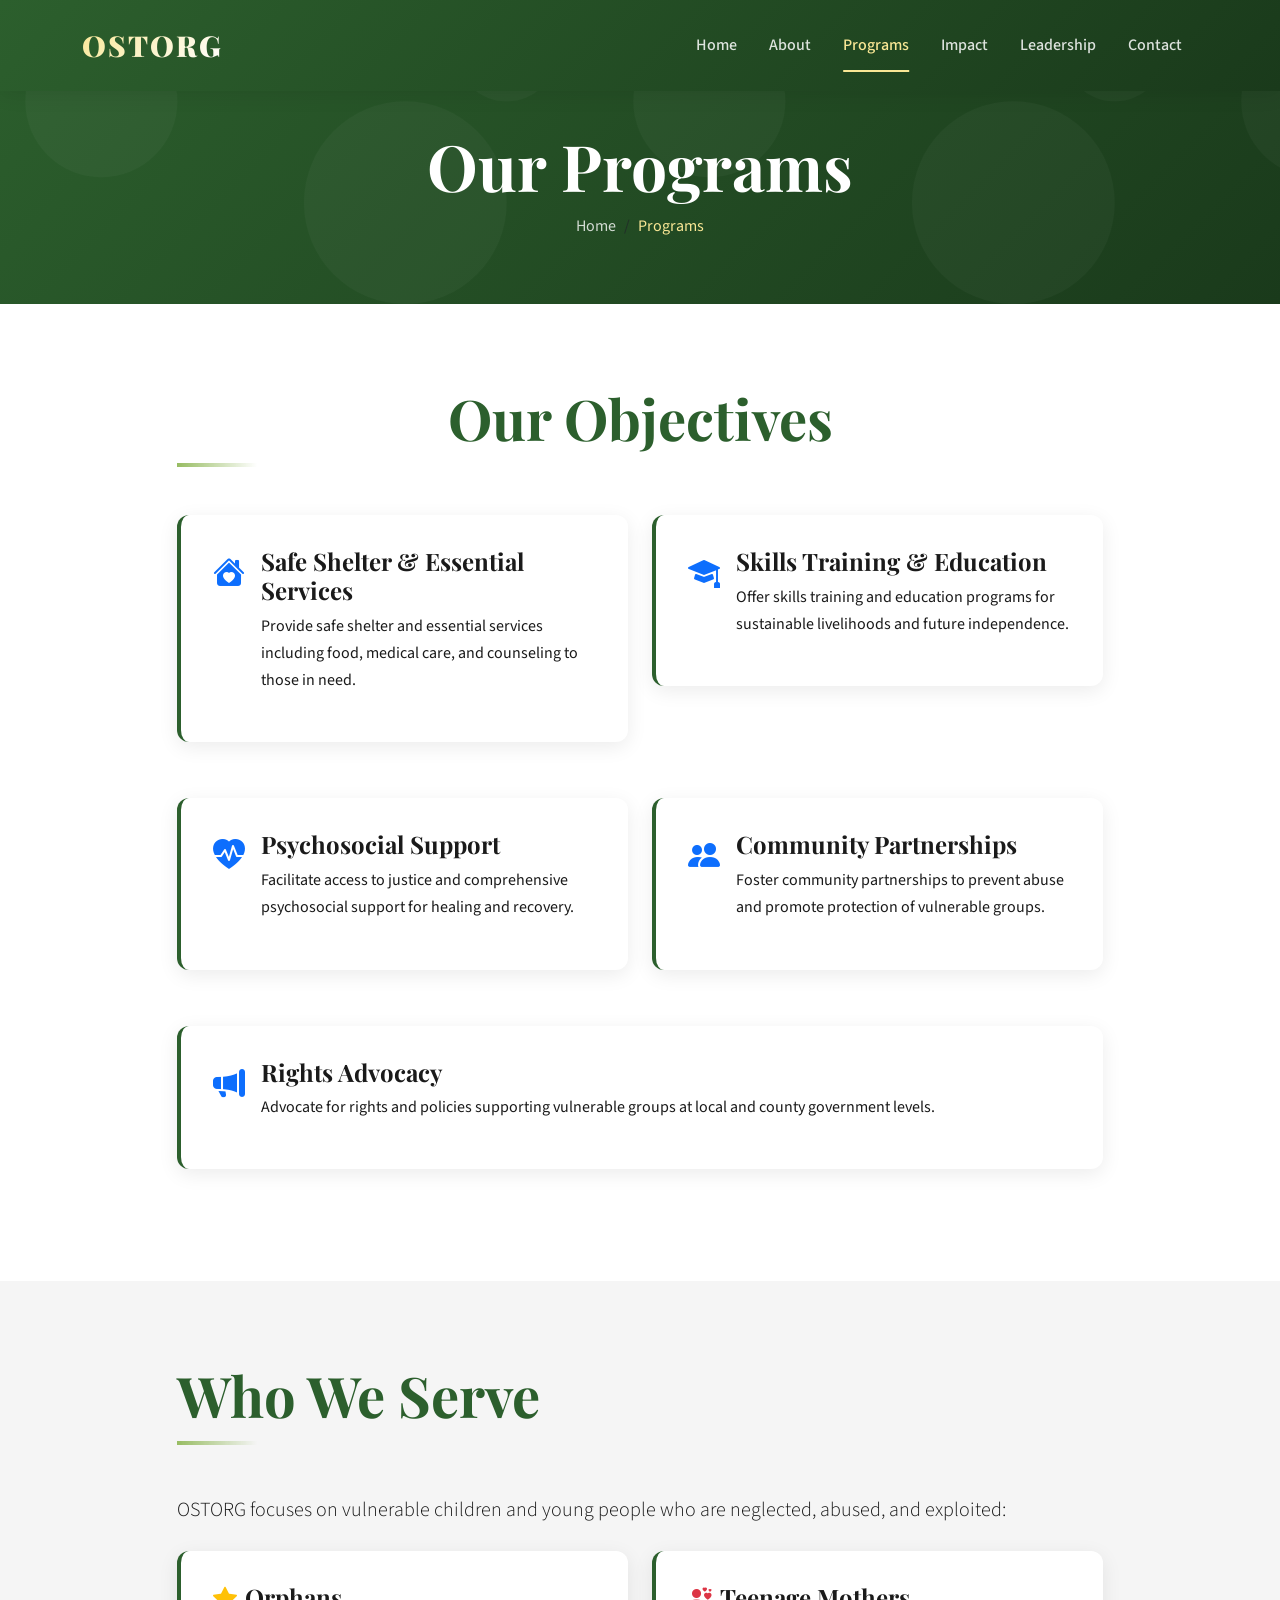
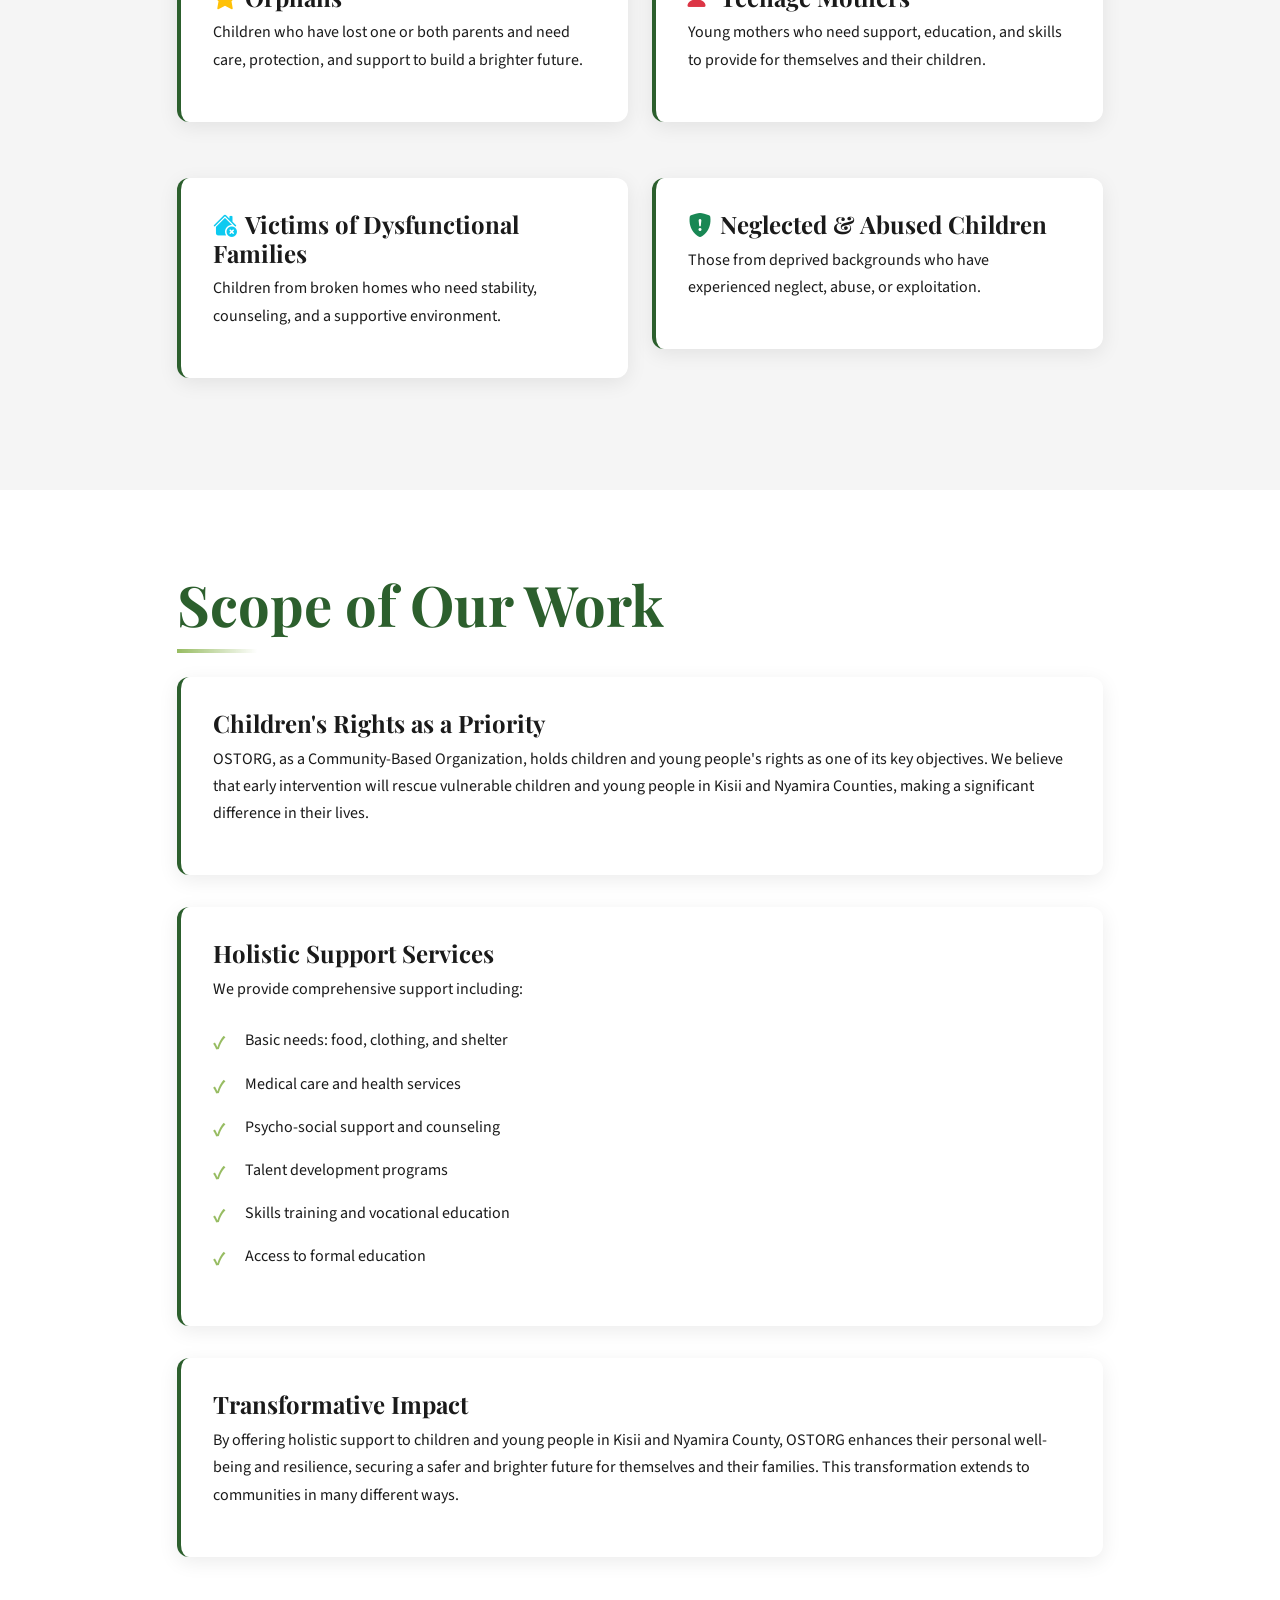
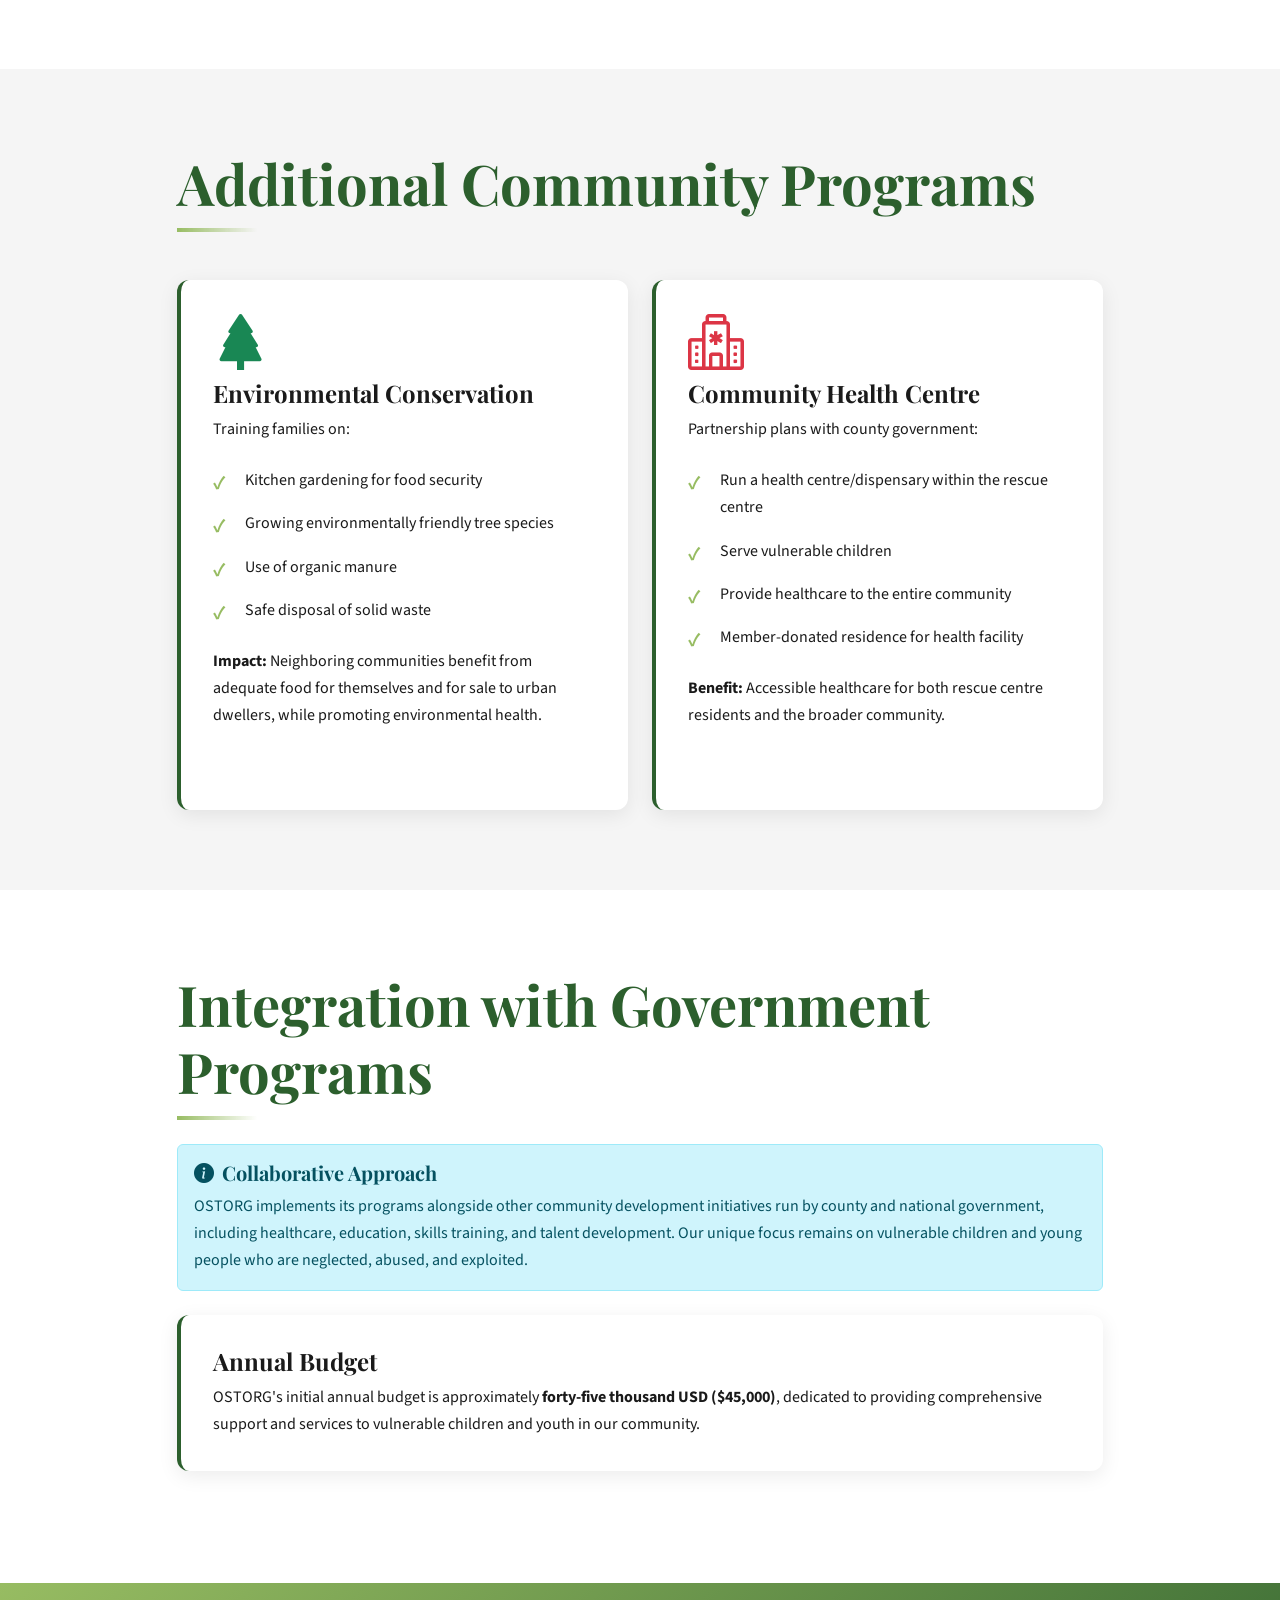
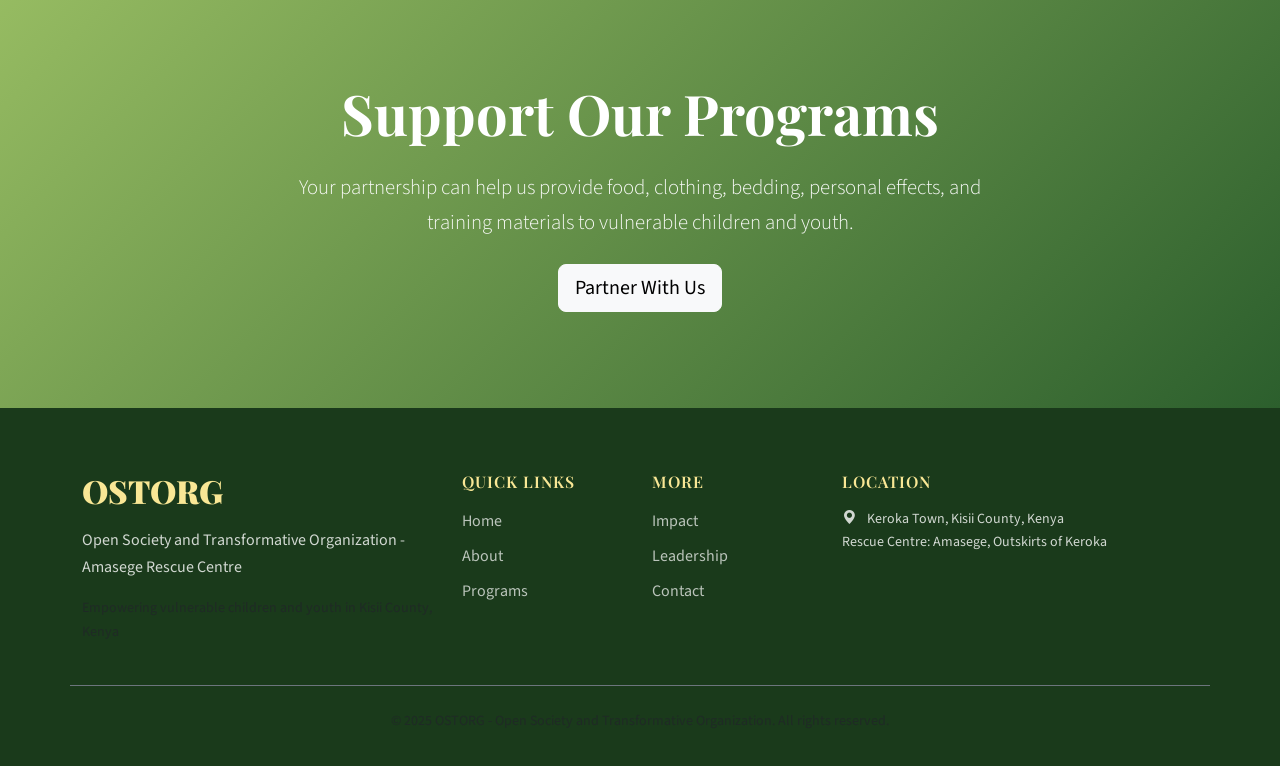
<file: programs.html>
<!DOCTYPE html>
<html lang="en">
<head>
    <meta charset="UTF-8">
    <meta name="viewport" content="width=device-width, initial-scale=1.0">
    <title>Programs - OSTORG</title>
    
    <link href="https://cdn.jsdelivr.net/npm/bootstrap@5.3.2/dist/css/bootstrap.min.css" rel="stylesheet">
    <link rel="preconnect" href="https://fonts.googleapis.com">
    <link rel="preconnect" href="https://fonts.gstatic.com" crossorigin>
    <link href="https://fonts.googleapis.com/css2?family=Playfair+Display:wght@700;900&family=Source+Sans+3:wght@300;400;600;700&display=swap" rel="stylesheet">
    <link rel="stylesheet" href="https://cdn.jsdelivr.net/npm/bootstrap-icons@1.11.1/font/bootstrap-icons.css">
    <link rel="stylesheet" href="styles.css">
</head>
<body>
    <!-- Navigation -->
    <nav class="navbar navbar-expand-lg navbar-dark fixed-top">
        <div class="container">
            <a class="navbar-brand" href="index.html">
                <span class="brand-text">OSTORG</span>
            </a>
            <button class="navbar-toggler" type="button" data-bs-toggle="collapse" data-bs-target="#navbarNav">
                <span class="navbar-toggler-icon"></span>
            </button>
            <div class="collapse navbar-collapse" id="navbarNav">
                <ul class="navbar-nav ms-auto">
                    <li class="nav-item">
                        <a class="nav-link" href="index.html">Home</a>
                    </li>
                    <li class="nav-item">
                        <a class="nav-link" href="about.html">About</a>
                    </li>
                    <li class="nav-item">
                        <a class="nav-link active" href="programs.html">Programs</a>
                    </li>
                    <li class="nav-item">
                        <a class="nav-link" href="impact.html">Impact</a>
                    </li>
                    <li class="nav-item">
                        <a class="nav-link" href="leadership.html">Leadership</a>
                    </li>
                    <li class="nav-item">
                        <a class="nav-link" href="contact.html">Contact</a>
                    </li>
                </ul>
            </div>
        </div>
    </nav>

    <!-- Page Header -->
    <section class="page-header">
        <div class="container">
            <h1 data-aos="fade-up">Our Programs</h1>
            <nav aria-label="breadcrumb" data-aos="fade-up" data-aos-delay="100">
                <ol class="breadcrumb">
                    <li class="breadcrumb-item"><a href="index.html">Home</a></li>
                    <li class="breadcrumb-item active" aria-current="page">Programs</li>
                </ol>
            </nav>
        </div>
    </section>

    <!-- Objectives Section -->
    <section class="content-section">
        <div class="container">
            <div class="row">
                <div class="col-lg-10 mx-auto">
                    <h2 class="section-title text-center mb-5" data-aos="fade-up">Our Objectives</h2>
                    
                    <div class="row g-4">
                        <div class="col-md-6" data-aos="fade-up">
                            <div class="info-card">
                                <div class="d-flex align-items-start">
                                    <i class="bi bi-house-heart-fill text-primary me-3" style="font-size: 2rem;"></i>
                                    <div>
                                        <h4>Safe Shelter & Essential Services</h4>
                                        <p>Provide safe shelter and essential services including food, medical care, and counseling to those in need.</p>
                                    </div>
                                </div>
                            </div>
                        </div>
                        <div class="col-md-6" data-aos="fade-up" data-aos-delay="100">
                            <div class="info-card">
                                <div class="d-flex align-items-start">
                                    <i class="bi bi-mortarboard-fill text-primary me-3" style="font-size: 2rem;"></i>
                                    <div>
                                        <h4>Skills Training & Education</h4>
                                        <p>Offer skills training and education programs for sustainable livelihoods and future independence.</p>
                                    </div>
                                </div>
                            </div>
                        </div>
                        <div class="col-md-6" data-aos="fade-up" data-aos-delay="200">
                            <div class="info-card">
                                <div class="d-flex align-items-start">
                                    <i class="bi bi-heart-pulse-fill text-primary me-3" style="font-size: 2rem;"></i>
                                    <div>
                                        <h4>Psychosocial Support</h4>
                                        <p>Facilitate access to justice and comprehensive psychosocial support for healing and recovery.</p>
                                    </div>
                                </div>
                            </div>
                        </div>
                        <div class="col-md-6" data-aos="fade-up" data-aos-delay="300">
                            <div class="info-card">
                                <div class="d-flex align-items-start">
                                    <i class="bi bi-people-fill text-primary me-3" style="font-size: 2rem;"></i>
                                    <div>
                                        <h4>Community Partnerships</h4>
                                        <p>Foster community partnerships to prevent abuse and promote protection of vulnerable groups.</p>
                                    </div>
                                </div>
                            </div>
                        </div>
                        <div class="col-md-12" data-aos="fade-up" data-aos-delay="400">
                            <div class="info-card">
                                <div class="d-flex align-items-start">
                                    <i class="bi bi-megaphone-fill text-primary me-3" style="font-size: 2rem;"></i>
                                    <div>
                                        <h4>Rights Advocacy</h4>
                                        <p>Advocate for rights and policies supporting vulnerable groups at local and county government levels.</p>
                                    </div>
                                </div>
                            </div>
                        </div>
                    </div>
                </div>
            </div>
        </div>
    </section>

    <!-- Target Groups Section -->
    <section class="content-section">
        <div class="container">
            <div class="row">
                <div class="col-lg-10 mx-auto">
                    <h2 class="section-title mb-5" data-aos="fade-up">Who We Serve</h2>
                    <p class="lead mb-4" data-aos="fade-up" data-aos-delay="100">OSTORG focuses on vulnerable children and young people who are neglected, abused, and exploited:</p>
                    
                    <div class="row g-4">
                        <div class="col-md-6" data-aos="fade-up">
                            <div class="info-card">
                                <h4><i class="bi bi-star-fill me-2 text-warning"></i>Orphans</h4>
                                <p>Children who have lost one or both parents and need care, protection, and support to build a brighter future.</p>
                            </div>
                        </div>
                        <div class="col-md-6" data-aos="fade-up" data-aos-delay="100">
                            <div class="info-card">
                                <h4><i class="bi bi-person-hearts me-2 text-danger"></i>Teenage Mothers</h4>
                                <p>Young mothers who need support, education, and skills to provide for themselves and their children.</p>
                            </div>
                        </div>
                        <div class="col-md-6" data-aos="fade-up" data-aos-delay="200">
                            <div class="info-card">
                                <h4><i class="bi bi-house-x-fill me-2 text-info"></i>Victims of Dysfunctional Families</h4>
                                <p>Children from broken homes who need stability, counseling, and a supportive environment.</p>
                            </div>
                        </div>
                        <div class="col-md-6" data-aos="fade-up" data-aos-delay="300">
                            <div class="info-card">
                                <h4><i class="bi bi-shield-fill-exclamation me-2 text-success"></i>Neglected & Abused Children</h4>
                                <p>Those from deprived backgrounds who have experienced neglect, abuse, or exploitation.</p>
                            </div>
                        </div>
                    </div>
                </div>
            </div>
        </div>
    </section>

    <!-- Scope Section -->
    <section class="content-section">
        <div class="container">
            <div class="row">
                <div class="col-lg-10 mx-auto">
                    <h2 class="section-title mb-4" data-aos="fade-up">Scope of Our Work</h2>
                    
                    <div class="info-card" data-aos="fade-up" data-aos-delay="100">
                        <h4>Children's Rights as a Priority</h4>
                        <p>OSTORG, as a Community-Based Organization, holds children and young people's rights as one of its key objectives. We believe that early intervention will rescue vulnerable children and young people in Kisii and Nyamira Counties, making a significant difference in their lives.</p>
                    </div>

                    <div class="info-card" data-aos="fade-up" data-aos-delay="200">
                        <h4>Holistic Support Services</h4>
                        <p>We provide comprehensive support including:</p>
                        <ul>
                            <li>Basic needs: food, clothing, and shelter</li>
                            <li>Medical care and health services</li>
                            <li>Psycho-social support and counseling</li>
                            <li>Talent development programs</li>
                            <li>Skills training and vocational education</li>
                            <li>Access to formal education</li>
                        </ul>
                    </div>

                    <div class="info-card" data-aos="fade-up" data-aos-delay="300">
                        <h4>Transformative Impact</h4>
                        <p>By offering holistic support to children and young people in Kisii and Nyamira County, OSTORG enhances their personal well-being and resilience, securing a safer and brighter future for themselves and their families. This transformation extends to communities in many different ways.</p>
                    </div>
                </div>
            </div>
        </div>
    </section>

    <!-- Additional Programs Section -->
    <section class="content-section">
        <div class="container">
            <div class="row">
                <div class="col-lg-10 mx-auto">
                    <h2 class="section-title mb-5" data-aos="fade-up">Additional Community Programs</h2>
                    
                    <div class="row g-4">
                        <div class="col-lg-6" data-aos="fade-up">
                            <div class="info-card h-100">
                                <i class="bi bi-tree-fill display-4 text-success mb-3"></i>
                                <h4>Environmental Conservation</h4>
                                <p>Training families on:</p>
                                <ul>
                                    <li>Kitchen gardening for food security</li>
                                    <li>Growing environmentally friendly tree species</li>
                                    <li>Use of organic manure</li>
                                    <li>Safe disposal of solid waste</li>
                                </ul>
                                <p class="mt-3"><strong>Impact:</strong> Neighboring communities benefit from adequate food for themselves and for sale to urban dwellers, while promoting environmental health.</p>
                            </div>
                        </div>
                        <div class="col-lg-6" data-aos="fade-up" data-aos-delay="100">
                            <div class="info-card h-100">
                                <i class="bi bi-hospital display-4 text-danger mb-3"></i>
                                <h4>Community Health Centre</h4>
                                <p>Partnership plans with county government:</p>
                                <ul>
                                    <li>Run a health centre/dispensary within the rescue centre</li>
                                    <li>Serve vulnerable children</li>
                                    <li>Provide healthcare to the entire community</li>
                                    <li>Member-donated residence for health facility</li>
                                </ul>
                                <p class="mt-3"><strong>Benefit:</strong> Accessible healthcare for both rescue centre residents and the broader community.</p>
                            </div>
                        </div>
                    </div>
                </div>
            </div>
        </div>
    </section>

    <!-- Partnership Section -->
    <section class="content-section">
        <div class="container">
            <div class="row">
                <div class="col-lg-10 mx-auto">
                    <h2 class="section-title mb-4" data-aos="fade-up">Integration with Government Programs</h2>
                    
                    <div class="alert alert-info" data-aos="fade-up" data-aos-delay="100">
                        <h5><i class="bi bi-info-circle-fill me-2"></i>Collaborative Approach</h5>
                        <p class="mb-0">OSTORG implements its programs alongside other community development initiatives run by county and national government, including healthcare, education, skills training, and talent development. Our unique focus remains on vulnerable children and young people who are neglected, abused, and exploited.</p>
                    </div>

                    <div class="info-card mt-4" data-aos="fade-up" data-aos-delay="200">
                        <h4>Annual Budget</h4>
                        <p class="mb-0">OSTORG's initial annual budget is approximately <strong>forty-five thousand USD ($45,000)</strong>, dedicated to providing comprehensive support and services to vulnerable children and youth in our community.</p>
                    </div>
                </div>
            </div>
        </div>
    </section>

    <!-- CTA Section -->
    <section class="cta-section">
        <div class="container">
            <div class="row">
                <div class="col-lg-8 mx-auto text-center" data-aos="fade-up">
                    <h2>Support Our Programs</h2>
                    <p class="lead mb-4">Your partnership can help us provide food, clothing, bedding, personal effects, and training materials to vulnerable children and youth.</p>
                    <a href="contact.html" class="btn btn-light btn-lg">Partner With Us</a>
                </div>
            </div>
        </div>
    </section>

    <!-- Footer -->
    <footer class="footer">
        <div class="container">
            <div class="row">
                <div class="col-lg-4 mb-4 mb-lg-0">
                    <h5 class="footer-brand">OSTORG</h5>
                    <p>Open Society and Transformative Organization - Amasege Rescue Centre</p>
                    <p class="text-muted small">Empowering vulnerable children and youth in Kisii County, Kenya</p>
                </div>
                <div class="col-lg-2 col-6 mb-4 mb-lg-0">
                    <h6>Quick Links</h6>
                    <ul class="list-unstyled">
                        <li><a href="index.html">Home</a></li>
                        <li><a href="about.html">About</a></li>
                        <li><a href="programs.html">Programs</a></li>
                    </ul>
                </div>
                <div class="col-lg-2 col-6 mb-4 mb-lg-0">
                    <h6>More</h6>
                    <ul class="list-unstyled">
                        <li><a href="impact.html">Impact</a></li>
                        <li><a href="leadership.html">Leadership</a></li>
                        <li><a href="contact.html">Contact</a></li>
                    </ul>
                </div>
                <div class="col-lg-4">
                    <h6>Location</h6>
                    <p class="small">
                        <i class="bi bi-geo-alt-fill me-2"></i>
                        Keroka Town, Kisii County, Kenya<br>
                        Rescue Centre: Amasege, Outskirts of Keroka
                    </p>
                </div>
            </div>
            <div class="row mt-4 pt-4 border-top border-secondary">
                <div class="col-12 text-center">
                    <p class="mb-0 small text-muted">&copy; 2025 OSTORG - Open Society and Transformative Organization. All rights reserved.</p>
                </div>
            </div>
        </div>
    </footer>

    <script src="https://cdn.jsdelivr.net/npm/bootstrap@5.3.2/dist/js/bootstrap.bundle.min.js"></script>
    <link href="https://unpkg.com/aos@2.3.1/dist/aos.css" rel="stylesheet">
    <script src="https://unpkg.com/aos@2.3.1/dist/aos.js"></script>
    <script src="script.js"></script>
</body>
</html>
</file>
<file: styles.css>
:root {
    --primary-color: #2C5F2D;
    --primary-dark: #1a3a1b;
    --secondary-color: #97BC62;
    --accent-color: #F9E795;
    --text-dark: #1a1a1a;
    --text-light: #f5f5f5;
    --cream: #F5F5F5;
    --border-radius: 12px;
    --transition: all 0.3s ease;
}

* {
    margin: 0;
    padding: 0;
    box-sizing: border-box;
}

body {
    font-family: 'Source Sans 3', sans-serif;
    color: var(--text-dark);
    line-height: 1.7;
    overflow-x: hidden;
}

h1, h2, h3, h4, h5, h6 {
    font-family: 'Playfair Display', serif;
    font-weight: 700;
}

/* Navigation */
.navbar {
    background: linear-gradient(135deg, var(--primary-color) 0%, var(--primary-dark) 100%);
    padding: 1rem 0;
    box-shadow: 0 2px 20px rgba(0,0,0,0.1);
    transition: var(--transition);
}

.navbar.scrolled {
    padding: 0.5rem 0;
    box-shadow: 0 4px 30px rgba(0,0,0,0.2);
}

.navbar-brand .brand-text {
    font-family: 'Playfair Display', serif;
    font-weight: 900;
    font-size: 1.8rem;
    letter-spacing: 2px;
    background: linear-gradient(135deg, var(--accent-color), #fff);
    -webkit-background-clip: text;
    -webkit-text-fill-color: transparent;
    background-clip: text;
}

.nav-link {
    color: rgba(255,255,255,0.85) !important;
    font-weight: 500;
    margin: 0 0.5rem;
    position: relative;
    transition: var(--transition);
}

.nav-link:hover,
.nav-link.active {
    color: var(--accent-color) !important;
}

.nav-link::after {
    content: '';
    position: absolute;
    bottom: -5px;
    left: 50%;
    width: 0;
    height: 2px;
    background: var(--accent-color);
    transition: var(--transition);
    transform: translateX(-50%);
}

.nav-link:hover::after,
.nav-link.active::after {
    width: 80%;
}

/* Hero Section */
.hero {
    position: relative;
    min-height: 100vh;
    display: flex;
    align-items: center;
    background: linear-gradient(135deg, var(--primary-dark) 0%, var(--primary-color) 50%, var(--secondary-color) 100%);
    color: white;
    overflow: hidden;
    padding-top: 80px;
}

.hero::before {
    content: '';
    position: absolute;
    top: 0;
    left: 0;
    right: 0;
    bottom: 0;
    background: url('data:image/svg+xml,<svg xmlns="http://www.w3.org/2000/svg" viewBox="0 0 1200 600"><path d="M0,300 Q300,100 600,300 T1200,300 L1200,600 L0,600 Z" fill="rgba(255,255,255,0.03)"/></svg>');
    background-size: cover;
    animation: wave 20s ease-in-out infinite;
}

@keyframes wave {
    0%, 100% { transform: translateY(0); }
    50% { transform: translateY(-20px); }
}

.hero-overlay {
    position: absolute;
    top: 0;
    left: 0;
    right: 0;
    bottom: 0;
    background: radial-gradient(circle at 50% 50%, transparent 0%, rgba(0,0,0,0.3) 100%);
}

.hero-content {
    position: relative;
    z-index: 2;
    padding: 2rem 1rem;
}

.hero-title {
    font-size: clamp(2.5rem, 8vw, 5rem);
    font-weight: 900;
    margin-bottom: 1rem;
    text-shadow: 2px 4px 8px rgba(0,0,0,0.3);
    animation: fadeInUp 1s ease-out;
}

.hero-subtitle {
    font-size: clamp(1.2rem, 3vw, 2rem);
    font-weight: 300;
    margin-bottom: 2rem;
    opacity: 0.95;
    animation: fadeInUp 1s ease-out 0.2s both;
}

.hero-quote {
    font-size: clamp(1rem, 2.5vw, 1.4rem);
    font-style: italic;
    max-width: 800px;
    margin: 0 auto 3rem;
    padding: 1.5rem;
    background: rgba(255,255,255,0.1);
    backdrop-filter: blur(10px);
    border-left: 4px solid var(--accent-color);
    border-radius: var(--border-radius);
    animation: fadeInUp 1s ease-out 0.4s both;
}

.hero-quote i {
    color: var(--accent-color);
    font-size: 1.2em;
}

.hero-buttons {
    animation: fadeInUp 1s ease-out 0.6s both;
}

.hero-buttons .btn {
    margin: 0.5rem;
    padding: 0.8rem 2rem;
    border-radius: 50px;
    font-weight: 600;
    text-transform: uppercase;
    letter-spacing: 1px;
    transition: var(--transition);
}

.btn-primary {
    background: var(--accent-color);
    border: none;
    color: var(--primary-dark);
}

.btn-primary:hover {
    background: #f7d965;
    transform: translateY(-3px);
    box-shadow: 0 10px 25px rgba(249, 231, 149, 0.4);
}

.btn-outline-light:hover {
    background: white;
    color: var(--primary-color);
    transform: translateY(-3px);
    box-shadow: 0 10px 25px rgba(255,255,255,0.3);
}

.scroll-indicator {
    position: absolute;
    bottom: 2rem;
    left: 50%;
    transform: translateX(-50%);
    font-size: 2rem;
    color: white;
    animation: bounce 2s infinite;
    z-index: 2;
}

@keyframes bounce {
    0%, 20%, 50%, 80%, 100% { transform: translateX(-50%) translateY(0); }
    40% { transform: translateX(-50%) translateY(-20px); }
    60% { transform: translateX(-50%) translateY(-10px); }
}

@keyframes fadeInUp {
    from {
        opacity: 0;
        transform: translateY(30px);
    }
    to {
        opacity: 1;
        transform: translateY(0);
    }
}

/* MVG Section */
.mvg-section {
    padding: 5rem 0;
    background: var(--cream);
}

.mvg-card {
    background: white;
    padding: 2.5rem 2rem;
    border-radius: var(--border-radius);
    text-align: center;
    height: 100%;
    transition: var(--transition);
    box-shadow: 0 5px 20px rgba(0,0,0,0.05);
    border-top: 4px solid var(--primary-color);
}

.mvg-card:hover {
    transform: translateY(-10px);
    box-shadow: 0 15px 40px rgba(44, 95, 45, 0.15);
    border-top-color: var(--secondary-color);
}

.mvg-icon {
    width: 80px;
    height: 80px;
    margin: 0 auto 1.5rem;
    background: linear-gradient(135deg, var(--primary-color), var(--secondary-color));
    border-radius: 50%;
    display: flex;
    align-items: center;
    justify-content: center;
    font-size: 2rem;
    color: white;
    transition: var(--transition);
}

.mvg-card:hover .mvg-icon {
    transform: rotate(360deg) scale(1.1);
}

.mvg-card h3 {
    font-size: 1.8rem;
    margin-bottom: 1rem;
    color: var(--primary-color);
}

.mvg-card p {
    color: #555;
    font-size: 1.05rem;
    margin-bottom: 0;
}

/* About Preview Section */
.about-preview {
    padding: 6rem 0;
    background: white;
}

.about-image {
    position: relative;
    border-radius: var(--border-radius);
    overflow: hidden;
    box-shadow: 0 20px 50px rgba(0,0,0,0.1);
}

.about-image img {
    width: 100%;
    height: auto;
    display: block;
    object-fit: cover;
}

.image-placeholder {
    width: 100%;
    aspect-ratio: 4/3;
    background: linear-gradient(135deg, var(--secondary-color), var(--primary-color));
    display: flex;
    align-items: center;
    justify-content: center;
    font-size: 8rem;
    color: rgba(255,255,255,0.3);
}

.about-content {
    padding: 2rem 0;
}

.section-title {
    font-size: clamp(2rem, 5vw, 3.5rem);
    color: var(--primary-color);
    margin-bottom: 1.5rem;
    position: relative;
    padding-bottom: 1rem;
}

.section-title::after {
    content: '';
    position: absolute;
    bottom: 0;
    left: 0;
    width: 80px;
    height: 4px;
    background: linear-gradient(90deg, var(--secondary-color), transparent);
}

.about-content .lead {
    font-size: 1.3rem;
    font-weight: 400;
    margin-bottom: 1.5rem;
    color: #333;
}

.about-content p {
    margin-bottom: 2rem;
    color: #555;
}

/* Services Section */
.services-section {
    padding: 6rem 0;
    background: linear-gradient(135deg, var(--primary-color) 0%, var(--primary-dark) 100%);
    color: white;
}

.section-subtitle {
    font-size: 1.2rem;
    opacity: 0.9;
    font-weight: 300;
}

.service-card {
    background: rgba(255,255,255,0.1);
    backdrop-filter: blur(10px);
    padding: 2.5rem 1.5rem;
    border-radius: var(--border-radius);
    text-align: center;
    height: 100%;
    transition: var(--transition);
    border: 1px solid rgba(255,255,255,0.1);
}

.service-card:hover {
    background: rgba(255,255,255,0.15);
    transform: translateY(-10px);
    border-color: var(--accent-color);
}

.service-card i {
    font-size: 3.5rem;
    color: var(--accent-color);
    margin-bottom: 1.5rem;
    display: block;
    transition: var(--transition);
}

.service-card:hover i {
    transform: scale(1.2);
}

.service-card h4 {
    font-size: 1.5rem;
    margin-bottom: 1rem;
    font-weight: 600;
}

.service-card p {
    font-size: 1rem;
    opacity: 0.9;
    margin-bottom: 0;
}

/* CTA Section */
.cta-section {
    padding: 6rem 0;
    background: linear-gradient(135deg, var(--secondary-color), var(--primary-color));
    color: white;
    text-align: center;
}

.cta-section h2 {
    font-size: clamp(2rem, 5vw, 3.5rem);
    margin-bottom: 1.5rem;
}

.cta-section .lead {
    font-size: 1.3rem;
    max-width: 800px;
    margin: 0 auto;
    opacity: 0.95;
}

/* Footer */
.footer {
    background: var(--primary-dark);
    color: rgba(255,255,255,0.8);
    padding: 4rem 0 2rem;
}

.footer-brand {
    font-family: 'Playfair Display', serif;
    font-size: 2rem;
    font-weight: 900;
    color: var(--accent-color);
    margin-bottom: 1rem;
}

.footer h6 {
    color: var(--accent-color);
    font-weight: 600;
    margin-bottom: 1rem;
    text-transform: uppercase;
    letter-spacing: 1px;
}

.footer ul {
    padding: 0;
}

.footer ul li {
    margin-bottom: 0.5rem;
}

.footer a {
    color: rgba(255,255,255,0.7);
    text-decoration: none;
    transition: var(--transition);
}

.footer a:hover {
    color: var(--accent-color);
    padding-left: 5px;
}

/* Page Header */
.page-header {
    padding: 8rem 0 4rem;
    background: linear-gradient(135deg, var(--primary-color), var(--primary-dark));
    color: white;
    text-align: center;
    position: relative;
    overflow: hidden;
}

.page-header::before {
    content: '';
    position: absolute;
    top: 0;
    left: 0;
    right: 0;
    bottom: 0;
    background: url('data:image/svg+xml,<svg xmlns="http://www.w3.org/2000/svg" viewBox="0 0 1200 600"><circle cx="200" cy="200" r="150" fill="rgba(255,255,255,0.03)"/><circle cx="800" cy="400" r="200" fill="rgba(255,255,255,0.03)"/><circle cx="1000" cy="100" r="100" fill="rgba(255,255,255,0.03)"/></svg>');
}

.page-header h1 {
    font-size: clamp(2.5rem, 6vw, 4rem);
    position: relative;
    z-index: 2;
}

.page-header .breadcrumb {
    background: none;
    justify-content: center;
    margin-bottom: 0;
    position: relative;
    z-index: 2;
}

.breadcrumb-item a {
    color: rgba(255,255,255,0.8);
    text-decoration: none;
}

.breadcrumb-item.active {
    color: var(--accent-color);
}

/* Content Sections */
.content-section {
    padding: 5rem 0;
}

.content-section:nth-child(even) {
    background: var(--cream);
}

/* Cards */
.info-card {
    background: white;
    padding: 2rem;
    border-radius: var(--border-radius);
    box-shadow: 0 5px 20px rgba(0,0,0,0.08);
    margin-bottom: 2rem;
    transition: var(--transition);
    border-left: 4px solid var(--primary-color);
}

.info-card:hover {
    transform: translateX(10px);
    box-shadow: 0 10px 30px rgba(0,0,0,0.12);
    border-left-color: var(--secondary-color);
}

.info-card h3 {
    color: var(--primary-color);
    margin-bottom: 1rem;
}

.info-card ul {
    list-style: none;
    padding-left: 0;
}

.info-card ul li {
    padding: 0.5rem 0;
    padding-left: 2rem;
    position: relative;
}

.info-card ul li::before {
    content: '✓';
    position: absolute;
    left: 0;
    color: var(--secondary-color);
    font-weight: bold;
    font-size: 1.2rem;
}

/* Timeline */
.timeline-item {
    position: relative;
    padding-left: 3rem;
    margin-bottom: 3rem;
}

.timeline-item::before {
    content: '';
    position: absolute;
    left: 0;
    top: 0;
    width: 20px;
    height: 20px;
    background: var(--secondary-color);
    border-radius: 50%;
    border: 4px solid var(--primary-color);
}

.timeline-item::after {
    content: '';
    position: absolute;
    left: 9px;
    top: 20px;
    width: 2px;
    height: calc(100% + 1rem);
    background: var(--primary-color);
}

.timeline-item:last-child::after {
    display: none;
}

/* Responsive */
@media (max-width: 991px) {
    .navbar-collapse {
        background: rgba(26, 58, 27, 0.95);
        padding: 1rem;
        margin-top: 1rem;
        border-radius: var(--border-radius);
    }
    
    .nav-link {
        padding: 0.5rem 0;
    }
}

@media (max-width: 768px) {
    .hero {
        min-height: 90vh;
    }
    
    .mvg-section,
    .about-preview,
    .services-section,
    .cta-section,
    .content-section {
        padding: 3rem 0;
    }
    
    .page-header {
        padding: 6rem 0 3rem;
    }
}

/* Animations */
[data-aos] {
    opacity: 0;
    transition-property: opacity, transform;
}

[data-aos].aos-animate {
    opacity: 1;
}

/* Photo Gallery Slideshow Styles */
.photo-gallery-section {
    background: white;
}

.slideshow-container {
    position: relative;
    max-width: 900px;
    margin: 0 auto;
    background: var(--cream);
    border-radius: var(--border-radius);
    overflow: hidden;
    box-shadow: 0 20px 60px rgba(0,0,0,0.15);
}

.slide-wrapper {
    position: relative;
    width: 100%;
    min-height: 600px;
}

.gallery-slide {
    display: none;
    animation: fadeSlide 0.8s ease-in-out;
}

.gallery-slide.active {
    display: block;
}

@keyframes fadeSlide {
    from {
        opacity: 0;
        transform: scale(0.95);
    }
    to {
        opacity: 1;
        transform: scale(1);
    }
}

.slide-image-container {
    position: relative;
    width: 100%;
    height: 500px;
    background: linear-gradient(135deg, var(--secondary-color), var(--primary-color));
    overflow: hidden;
}

.slide-image {
    width: 100%;
    height: 100%;
    object-fit: cover;
    display: block; /* Hidden until replaced with actual image */
}

.slide-image-placeholder {
    width: 100%;
    height: 100%;
    display: none;
    flex-direction: column;
    align-items: center;
    justify-content: center;
    color: rgba(255,255,255,0.5);
}

.slide-image-placeholder i {
    font-size: 6rem;
    margin-bottom: 1rem;
}

.slide-image-placeholder p {
    font-size: 1.5rem;
    margin: 0;
}

.slide-caption {
    padding: 2rem;
    background: white;
    text-align: center;
    min-height: 100px;
    display: flex;
    align-items: center;
    justify-content: center;
}

.slide-description {
    font-size: 1.2rem;
    color: var(--text-dark);
    line-height: 1.6;
    margin: 0;
    font-weight: 500;
}

/* Slide Controls */
.slide-control {
    position: absolute;
    top: 250px;
    transform: translateY(-50%);
    background: rgba(255,255,255,0.9);
    border: none;
    color: var(--primary-color);
    font-size: 2rem;
    padding: 1rem 1.2rem;
    cursor: pointer;
    transition: var(--transition);
    z-index: 10;
    border-radius: 50%;
    box-shadow: 0 4px 15px rgba(0,0,0,0.2);
}

.slide-control:hover {
    background: white;
    transform: translateY(-50%) scale(1.1);
    box-shadow: 0 6px 20px rgba(0,0,0,0.3);
}

.slide-control.prev {
    left: 1rem;
}

.slide-control.next {
    right: 1rem;
}

/* Slide Indicators */
.slide-indicators {
    position: absolute;
    bottom: 120px;
    left: 50%;
    transform: translateX(-50%);
    display: flex;
    gap: 0.5rem;
    z-index: 10;
    flex-wrap: wrap;
    justify-content: center;
    max-width: 90%;
}

.indicator {
    width: 12px;
    height: 12px;
    border-radius: 50%;
    background: rgba(255,255,255,0.5);
    cursor: pointer;
    transition: var(--transition);
    border: 2px solid white;
}

.indicator:hover {
    background: rgba(255,255,255,0.8);
    transform: scale(1.2);
}

.indicator.active {
    background: var(--accent-color);
    transform: scale(1.3);
}

/* Slide Counter */
.slide-counter {
    position: absolute;
    top: 1rem;
    right: 1rem;
    background: rgba(0,0,0,0.7);
    color: white;
    padding: 0.5rem 1rem;
    border-radius: 20px;
    font-size: 1rem;
    font-weight: 600;
    z-index: 10;
}

/* Play/Pause Button */
.play-pause-btn {
    position: absolute;
    top: 1rem;
    left: 1rem;
    background: rgba(0,0,0,0.7);
    color: white;
    border: none;
    width: 45px;
    height: 45px;
    border-radius: 50%;
    display: flex;
    align-items: center;
    justify-content: center;
    cursor: pointer;
    transition: var(--transition);
    z-index: 10;
    font-size: 1.3rem;
}

.play-pause-btn:hover {
    background: rgba(0,0,0,0.9);
    transform: scale(1.1);
}

/* Responsive adjustments for slideshow */
@media (max-width: 768px) {
    .slide-wrapper {
        min-height: 450px;
    }
    
    .slide-image-container {
        height: 350px;
    }
    
    .slide-control {
        top: 175px;
        font-size: 1.5rem;
        padding: 0.8rem 1rem;
    }
    
    .slide-control.prev {
        left: 0.5rem;
    }
    
    .slide-control.next {
        right: 0.5rem;
    }
    
    .slide-indicators {
        bottom: 100px;
        gap: 0.3rem;
    }
    
    .indicator {
        width: 10px;
        height: 10px;
    }
    
    .slide-caption {
        padding: 1.5rem;
        min-height: 80px;
    }
    
    .slide-description {
        font-size: 1rem;
    }
    
    .slide-counter {
        font-size: 0.9rem;
        padding: 0.4rem 0.8rem;
    }
    
    .play-pause-btn {
        width: 40px;
        height: 40px;
        font-size: 1.1rem;
    }
}
</file>
<file: leadership-styles.css>
/* Leadership Page Specific Styles */

.org-chart {
    padding: 3rem 0;
    position: relative;
}

.leadership-tier {
    margin-bottom: 2rem;
}

.top-tier {
    position: relative;
    z-index: 2;
}

.bottom-tier {
    position: relative;
    z-index: 1;
}

/* Leader Cards */
.leader-card {
    background: white;
    border-radius: 16px;
    padding: 2rem;
    text-align: center;
    box-shadow: 0 10px 30px rgba(0,0,0,0.1);
    transition: all 0.3s ease;
    height: 100%;
    border: 2px solid transparent;
    position: relative;
}

.leader-card:hover {
    transform: translateY(-10px);
    box-shadow: 0 20px 50px rgba(44, 95, 45, 0.2);
    border-color: var(--primary-color);
}

/* Leader Image */
.leader-image-wrapper {
    width: 180px;
    height: 180px;
    margin: 0 auto 1.5rem;
    position: relative;
    border-radius: 50%;
    overflow: hidden;
    border: 5px solid var(--primary-color);
    box-shadow: 0 5px 20px rgba(0,0,0,0.15);
}

.leader-image {
    width: 100%;
    height: 100%;
    object-fit: cover;
    display: block; /* Hidden until replaced with actual image */
}

.leader-image-placeholder {
    width: 100%;
    height: 100%;
    background: linear-gradient(135deg, var(--secondary-color), var(--primary-color));
    display: flex;
    align-items: center;
    justify-content: center;
    font-size: 5rem;
    color: rgba(255,255,255,0.5);
}

/* Leader Info */
.leader-info {
    padding: 0 1rem;
}

.leader-name {
    font-size: 1.5rem;
    font-weight: 700;
    color: var(--primary-color);
    margin-bottom: 0.5rem;
}

.leader-role {
    font-size: 1.1rem;
    font-weight: 600;
    color: var(--secondary-color);
    margin-bottom: 1.5rem;
    text-transform: uppercase;
    letter-spacing: 1px;
}

.leader-contact {
    text-align: left;
    background: var(--cream);
    padding: 1rem;
    border-radius: 8px;
    margin-top: 1rem;
}

.contact-item {
    display: flex;
    align-items: center;
    margin-bottom: 0.75rem;
    font-size: 0.95rem;
    color: #555;
}

.contact-item:last-child {
    margin-bottom: 0;
}

.contact-item i {
    color: var(--primary-color);
    margin-right: 0.75rem;
    font-size: 1.1rem;
    min-width: 20px;
}

.contact-item span {
    word-break: break-word;
}

/* Organizational Connector Lines */
.org-connector {
    position: relative;
    height: 60px;
    margin: 2rem 0;
}

.org-connector::before {
    content: '';
    position: absolute;
    top: 0;
    left: 50%;
    transform: translateX(-50%);
    width: 2px;
    height: 30px;
    background: var(--primary-color);
}

.org-connector::after {
    content: '';
    position: absolute;
    top: 30px;
    left: 15%;
    right: 15%;
    height: 2px;
    background: var(--primary-color);
}

/* Responsive adjustments for smaller leaders */
.bottom-tier .leader-image-wrapper {
    width: 150px;
    height: 150px;
}

.bottom-tier .leader-name {
    font-size: 1.3rem;
}

.bottom-tier .leader-role {
    font-size: 1rem;
}

/* Mobile Responsiveness */
@media (max-width: 991px) {
    .org-connector {
        display: none; /* Hide connector on mobile for cleaner look */
    }
    
    .leadership-tier {
        margin-bottom: 1rem;
    }
    
    .leader-card {
        margin-bottom: 2rem;
    }
}

@media (max-width: 767px) {
    .leader-image-wrapper {
        width: 140px;
        height: 140px;
    }
    
    .bottom-tier .leader-image-wrapper {
        width: 120px;
        height: 120px;
    }
    
    .leader-name {
        font-size: 1.3rem;
    }
    
    .bottom-tier .leader-name {
        font-size: 1.2rem;
    }
    
    .leader-card {
        padding: 1.5rem;
    }
}

/* Animation for cards */
@keyframes slideUp {
    from {
        opacity: 0;
        transform: translateY(30px);
    }
    to {
        opacity: 1;
        transform: translateY(0);
    }
}

.leader-card {
    animation: slideUp 0.6s ease-out;
}

/* Top tier cards get special styling */
.top-tier .leader-card {
    background: linear-gradient(to bottom, white 0%, #f9f9f9 100%);
}

.top-tier .leader-image-wrapper {
    border-width: 6px;
    width: 200px;
    height: 200px;
}

.top-tier .leader-name {
    font-size: 1.7rem;
}

@media (max-width: 767px) {
    .top-tier .leader-image-wrapper {
        width: 150px;
        height: 150px;
    }
    
    .top-tier .leader-name {
        font-size: 1.4rem;
    }
}

/* Badge for top positions */
.top-tier .leader-card::before {
    content: '★';
    position: absolute;
    top: -15px;
    right: -15px;
    width: 40px;
    height: 40px;
    background: var(--accent-color);
    border-radius: 50%;
    display: flex;
    align-items: center;
    justify-content: center;
    font-size: 1.5rem;
    color: var(--primary-dark);
    box-shadow: 0 4px 10px rgba(0,0,0,0.2);
}
</file>
